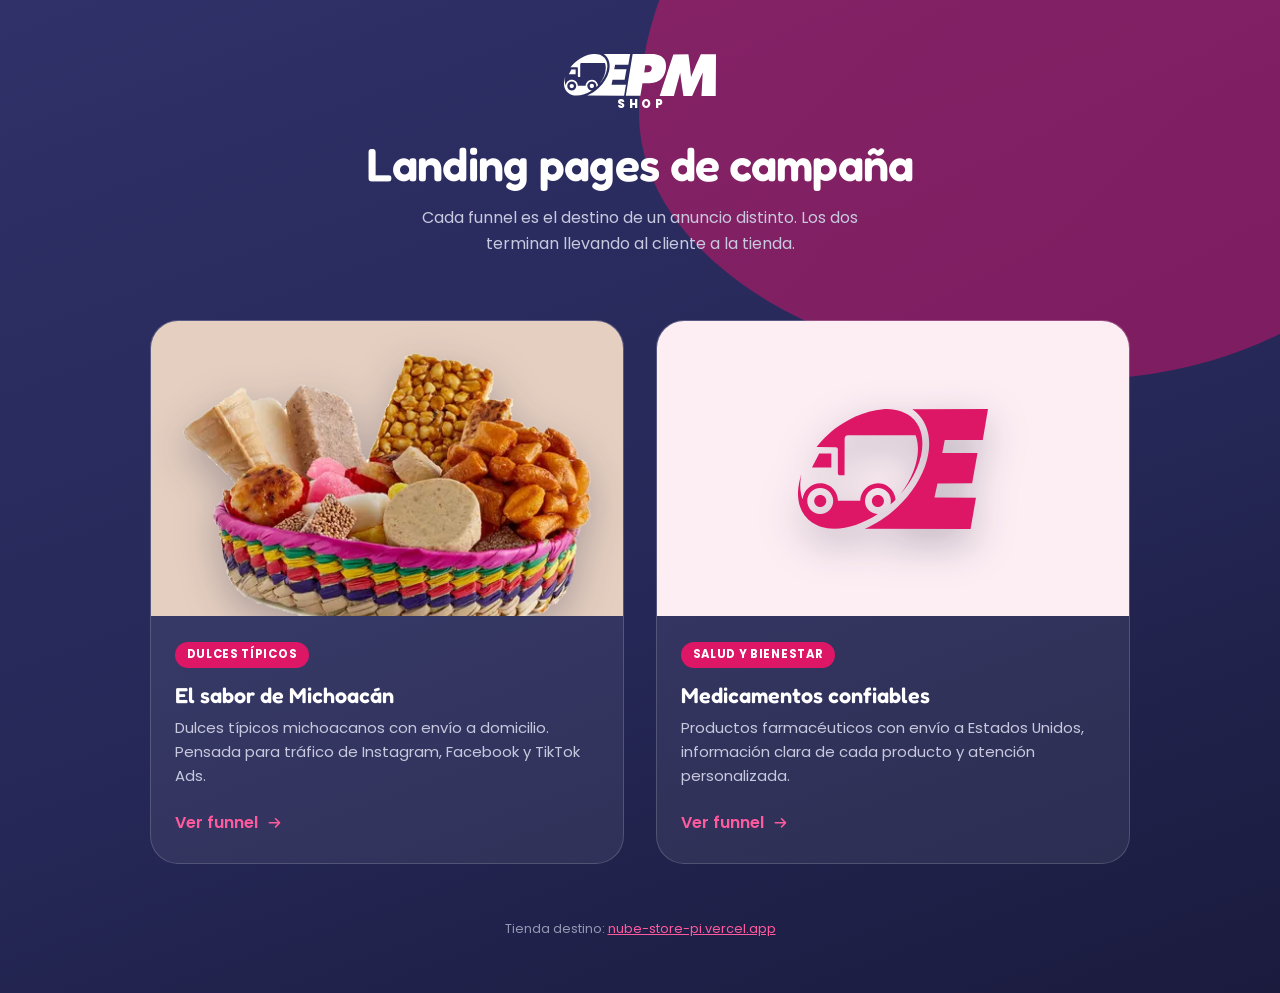
<file: index.html>
<!DOCTYPE html>
<html lang="es-MX">
<head>
<meta charset="UTF-8">
<meta name="viewport" content="width=device-width, initial-scale=1">
<title>Funnels · Order Express Shop</title>
<meta name="description" content="Índice de landing pages de campaña de Order Express Shop.">
<meta name="robots" content="noindex, nofollow">
<link rel="icon" href="dulces/assets/icons/favicon.svg" type="image/svg+xml">
<link rel="preconnect" href="https://fonts.googleapis.com">
<link rel="preconnect" href="https://fonts.gstatic.com" crossorigin>
<link rel="stylesheet" href="https://fonts.googleapis.com/css2?family=Fredoka:wght@500;600&family=Poppins:wght@400;500;600;800&display=swap">
<style>
  *, *::before, *::after { box-sizing: border-box; }
  * { margin: 0; }

  :root {
    --azul: #262858;
    --azul-900: #1a1b3d;
    --rosa: #dd1766;
    --rosa-claro: #ff5a9e;
    --crema: #e5cfc1;
    --texto-suave: #c8c9de;
  }

  body {
    min-height: 100vh;
    display: grid;
    place-items: center;
    padding: clamp(1.5rem, 1rem + 3vw, 4rem);
    font-family: "Poppins", "Segoe UI", system-ui, sans-serif;
    color: #fff;
    background: linear-gradient(160deg, #2f3168 0%, var(--azul) 55%, var(--azul-900) 100%);
    overflow-x: hidden;
    -webkit-font-smoothing: antialiased;
  }

  /* Forma orgánica de marca, decorativa */
  .blob {
    position: fixed;
    top: -28%;
    right: -14%;
    width: min(72vw, 820px);
    aspect-ratio: 1.3 / 1;
    background: linear-gradient(135deg, var(--rosa) 0%, #d4126b 100%);
    border-radius: 50% 50% 46% 54% / 58% 52% 48% 42%;
    opacity: .5;
    pointer-events: none;
    z-index: 0;
  }

  .envoltura {
    position: relative;
    z-index: 1;
    width: 100%;
    max-width: 980px;
  }

  header { text-align: center; margin-bottom: clamp(2.5rem, 1.5rem + 3vw, 4rem); }

  .marca {
    display: inline-flex;
    flex-direction: column;
    align-items: center;
    gap: 3px;
    margin-bottom: 1.75rem;
  }
  .marca img { height: 42px; width: auto; display: block; }
  .marca span {
    font-size: .72rem; font-weight: 800; letter-spacing: .34em;
    padding-left: .34em; line-height: 1;
  }

  h1 {
    font-family: "Fredoka", "Segoe UI", sans-serif;
    font-size: clamp(1.9rem, 1.3rem + 2.4vw, 2.9rem);
    font-weight: 600;
    line-height: 1.08;
    letter-spacing: -.015em;
    text-wrap: balance;
  }

  .subtitulo {
    max-width: 46ch;
    margin: 1rem auto 0;
    color: var(--texto-suave);
    line-height: 1.65;
    text-wrap: pretty;
  }

  .rejilla {
    display: grid;
    grid-template-columns: repeat(auto-fit, minmax(min(100%, 300px), 1fr));
    gap: clamp(1.25rem, .8rem + 1.6vw, 2rem);
  }

  .funnel {
    display: flex;
    flex-direction: column;
    background: rgba(255, 255, 255, .07);
    border: 1px solid rgba(255, 255, 255, .16);
    border-radius: 28px;
    overflow: hidden;
    text-decoration: none;
    color: inherit;
    transition: transform .32s cubic-bezier(.22,.61,.36,1),
                border-color .32s ease, background .32s ease,
                box-shadow .32s ease;
  }

  .funnel:hover {
    transform: translateY(-8px);
    background: rgba(255, 255, 255, .12);
    border-color: rgba(255, 255, 255, .3);
    box-shadow: 0 26px 60px rgba(15, 16, 40, .5);
  }

  .funnel:focus-visible { outline: 3px solid var(--rosa-claro); outline-offset: 4px; }

  .funnel__portada {
    aspect-ratio: 16 / 10;
    display: grid;
    place-items: center;
    padding: 1.5rem;
    background: var(--crema);
    overflow: hidden;
  }
  .funnel__portada img {
    max-width: 100%;
    max-height: 100%;
    width: auto;
    filter: drop-shadow(0 14px 20px rgba(20,21,48,.28));
  }
  .funnel--medicina .funnel__portada { background: #fdeef4; }

  .funnel__cuerpo { padding: 1.6rem 1.5rem 1.75rem; display: flex; flex-direction: column; flex: 1; }

  .etiqueta {
    align-self: flex-start;
    padding: .4em 1em;
    margin-bottom: .9rem;
    border-radius: 999px;
    background: var(--rosa);
    font-size: .72rem;
    font-weight: 700;
    letter-spacing: .06em;
    text-transform: uppercase;
  }

  .funnel h2 {
    font-family: "Fredoka", sans-serif;
    font-size: 1.35rem;
    font-weight: 600;
    margin-bottom: .5rem;
  }

  .funnel p { color: var(--texto-suave); font-size: .93rem; line-height: 1.6; flex: 1; }

  .funnel__ir {
    display: inline-flex;
    align-items: center;
    gap: .5em;
    margin-top: 1.4rem;
    font-weight: 600;
    color: var(--rosa-claro);
  }
  .funnel__ir svg { width: 1.1em; height: 1.1em; transition: transform .3s cubic-bezier(.34,1.4,.64,1); }
  .funnel:hover .funnel__ir svg { transform: translateX(4px); }

  footer {
    margin-top: clamp(2.5rem, 2rem + 2vw, 3.5rem);
    text-align: center;
    font-size: .8rem;
    color: rgba(200, 201, 222, .7);
  }
  footer a { color: var(--rosa-claro); }

  @media (prefers-reduced-motion: reduce) {
    * { transition-duration: .01ms !important; }
  }
</style>
</head>
<body>

<div class="blob" aria-hidden="true"></div>

<div class="envoltura">

  <header>
    <span class="marca">
      <img src="dulces/assets/logo/oem-shop-logo-blanco.svg" alt="Order Express Shop" width="258" height="72">
      <span>SHOP</span>
    </span>
    <h1>Landing pages de campaña</h1>
    <p class="subtitulo">
      Cada funnel es el destino de un anuncio distinto. Los dos terminan
      llevando al cliente a la tienda.
    </p>
  </header>

  <main class="rejilla">

    <a class="funnel funnel--dulces" href="dulces/">
      <div class="funnel__portada">
        <img src="dulces/assets/images/dulces-canasta.png"
             alt="Canasta de dulces típicos michoacanos" loading="lazy">
      </div>
      <div class="funnel__cuerpo">
        <span class="etiqueta">Dulces típicos</span>
        <h2>El sabor de Michoacán</h2>
        <p>
          Dulces típicos michoacanos con envío a domicilio. Pensada para
          tráfico de Instagram, Facebook y TikTok Ads.
        </p>
        <span class="funnel__ir">
          Ver funnel
          <svg viewBox="0 0 24 24" fill="none" stroke="currentColor" stroke-width="2.2"
               stroke-linecap="round" stroke-linejoin="round" aria-hidden="true">
            <path d="M4.5 12h14M13 6.5 18.5 12 13 17.5"/>
          </svg>
        </span>
      </div>
    </a>

    <a class="funnel funnel--medicina" href="medicina/">
      <div class="funnel__portada">
        <img src="medicina/assets/logo/oepm-shop-isotipo.svg"
             alt="Medicamentos y productos de salud" loading="lazy" style="max-height:120px">
      </div>
      <div class="funnel__cuerpo">
        <span class="etiqueta">Salud y bienestar</span>
        <h2>Medicamentos confiables</h2>
        <p>
          Productos farmacéuticos con envío a Estados Unidos, información
          clara de cada producto y atención personalizada.
        </p>
        <span class="funnel__ir">
          Ver funnel
          <svg viewBox="0 0 24 24" fill="none" stroke="currentColor" stroke-width="2.2"
               stroke-linecap="round" stroke-linejoin="round" aria-hidden="true">
            <path d="M4.5 12h14M13 6.5 18.5 12 13 17.5"/>
          </svg>
        </span>
      </div>
    </a>

  </main>

  <footer>
    Tienda destino: <a href="https://nube-store-pi.vercel.app" rel="noopener">nube-store-pi.vercel.app</a>
  </footer>

</div>

</body>
</html>
</file>
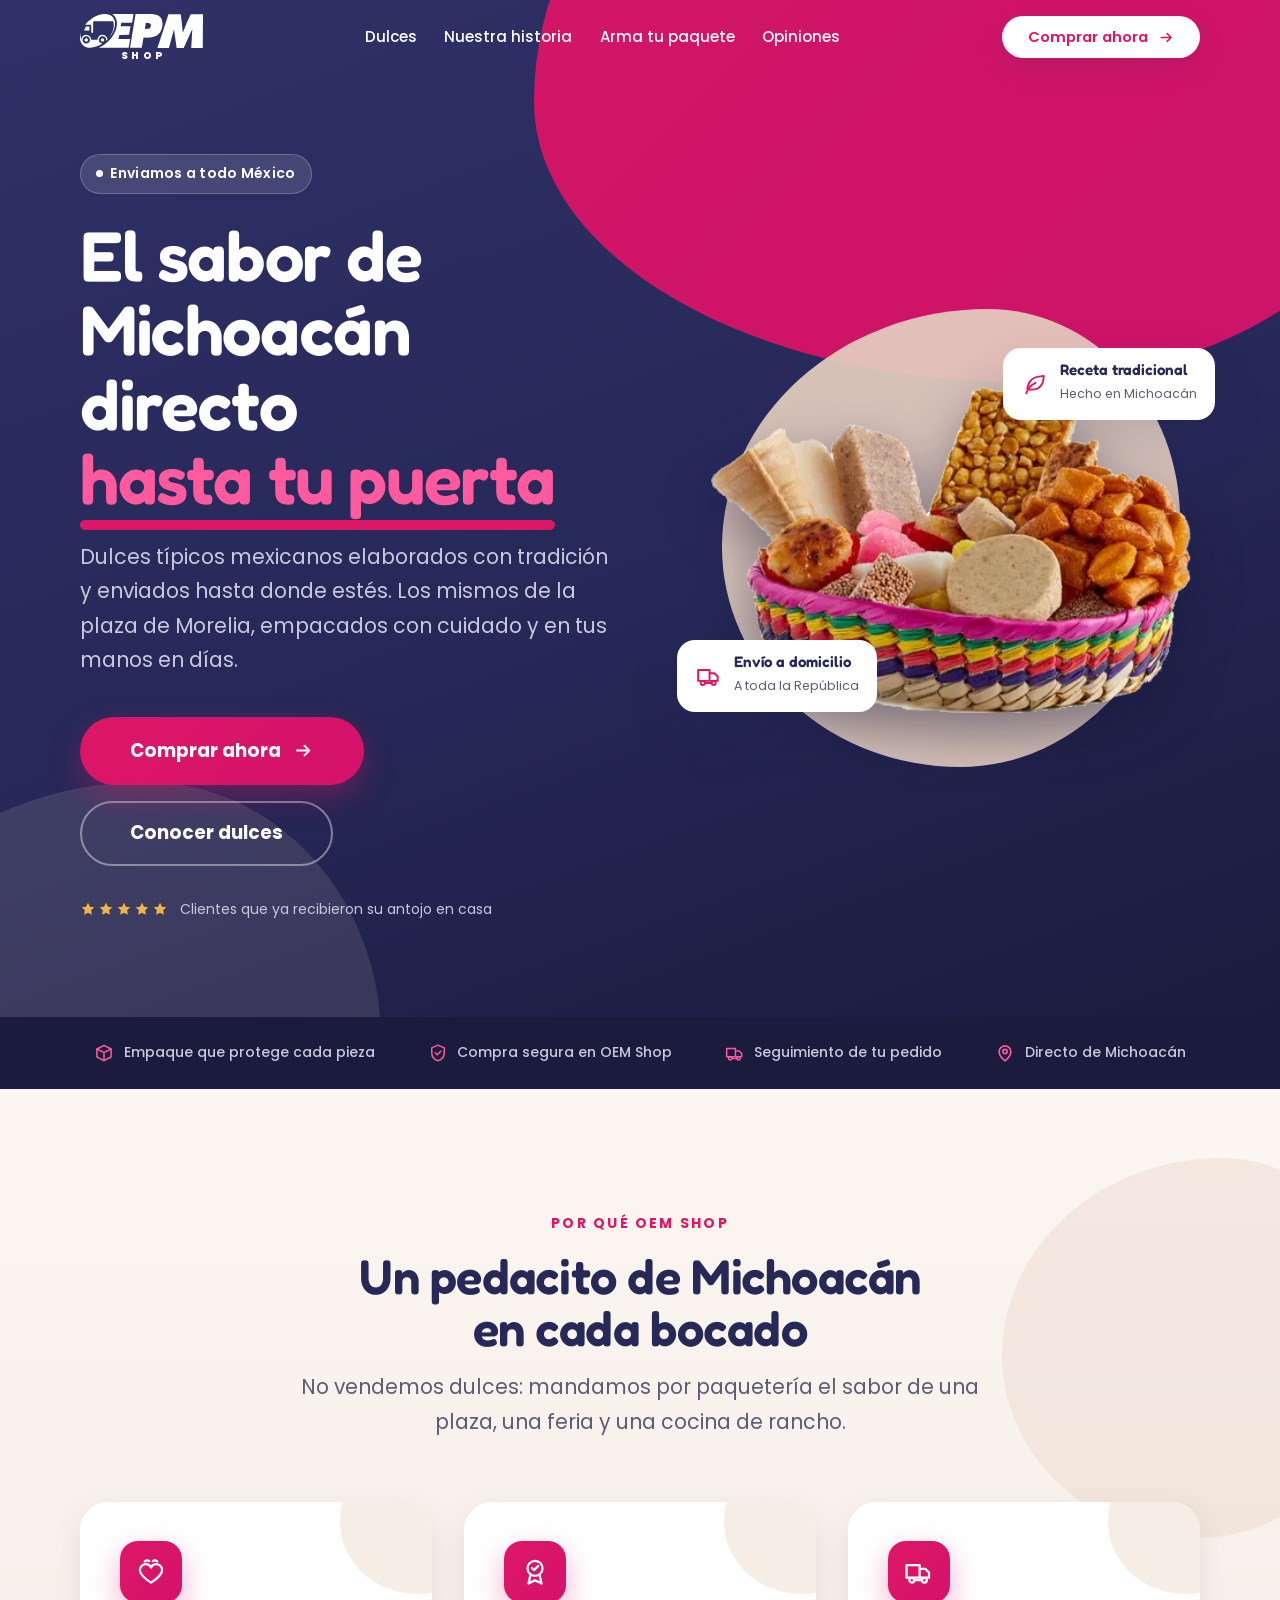
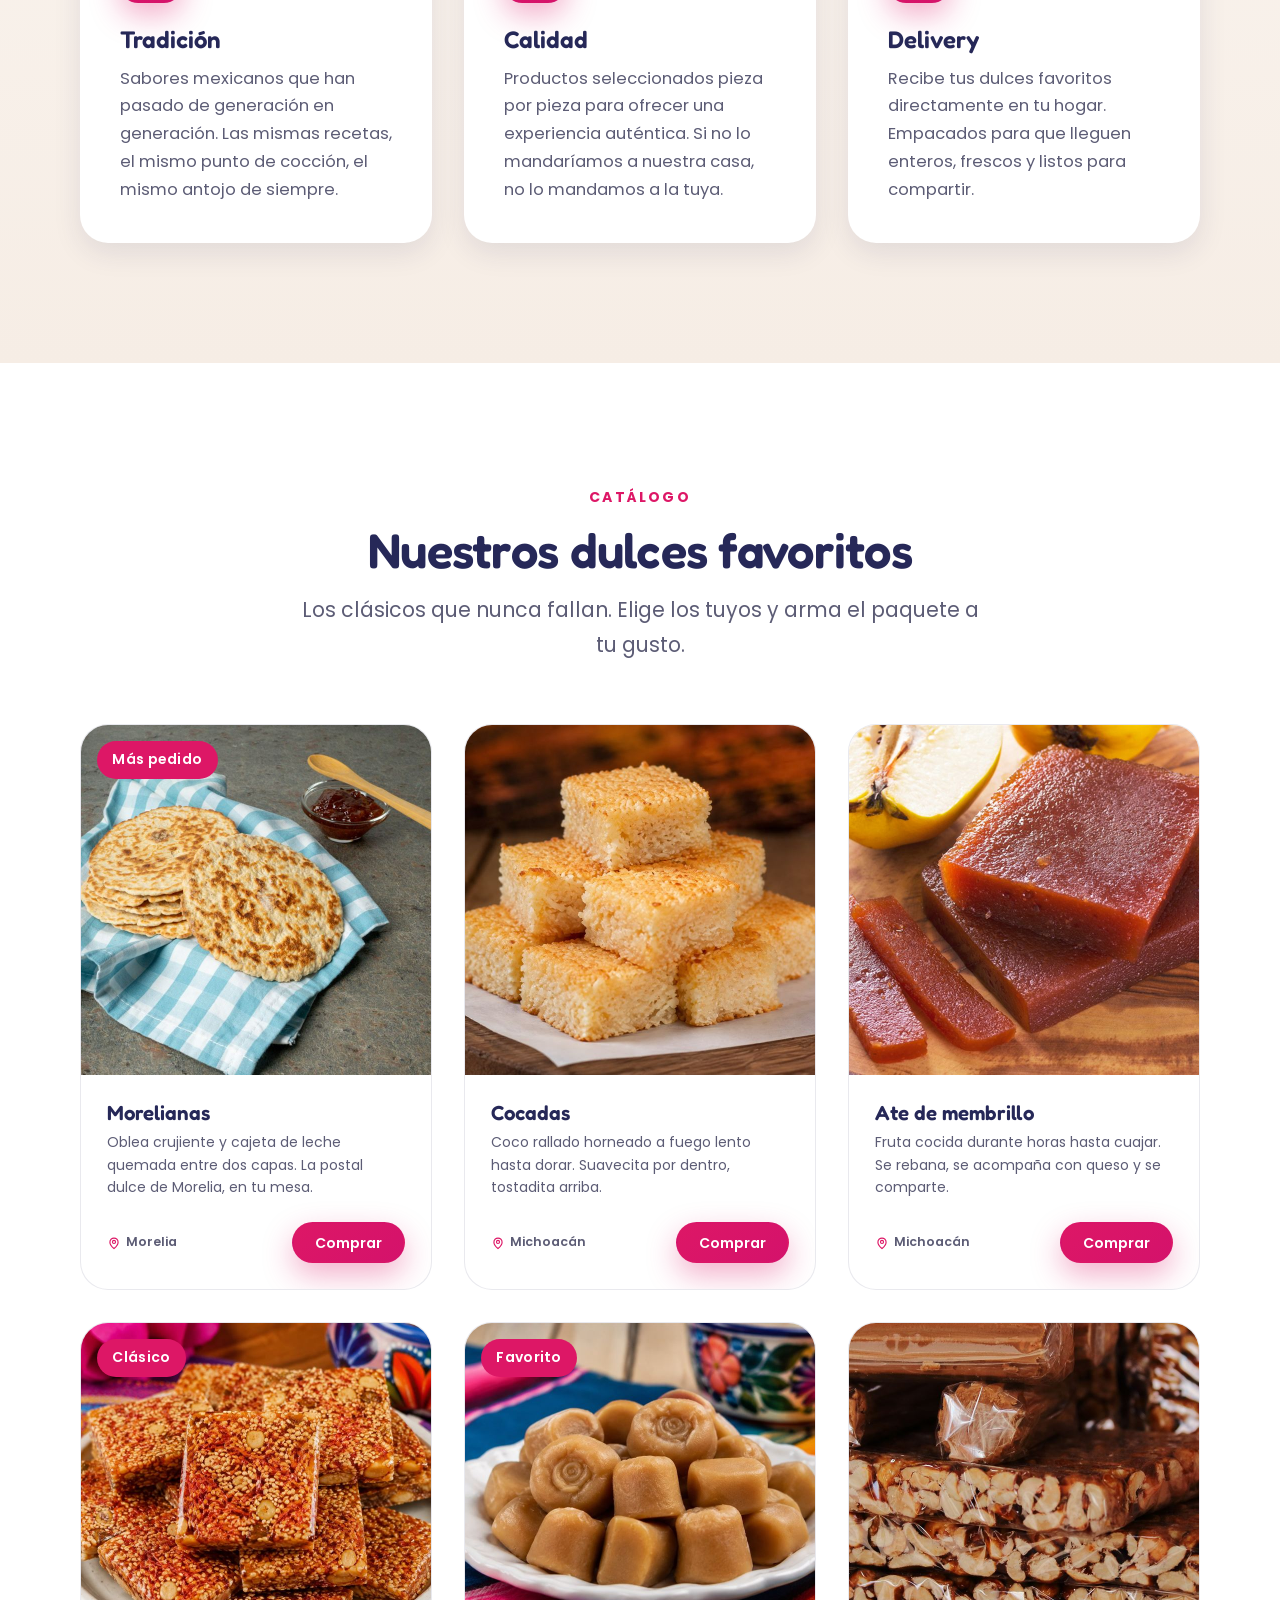
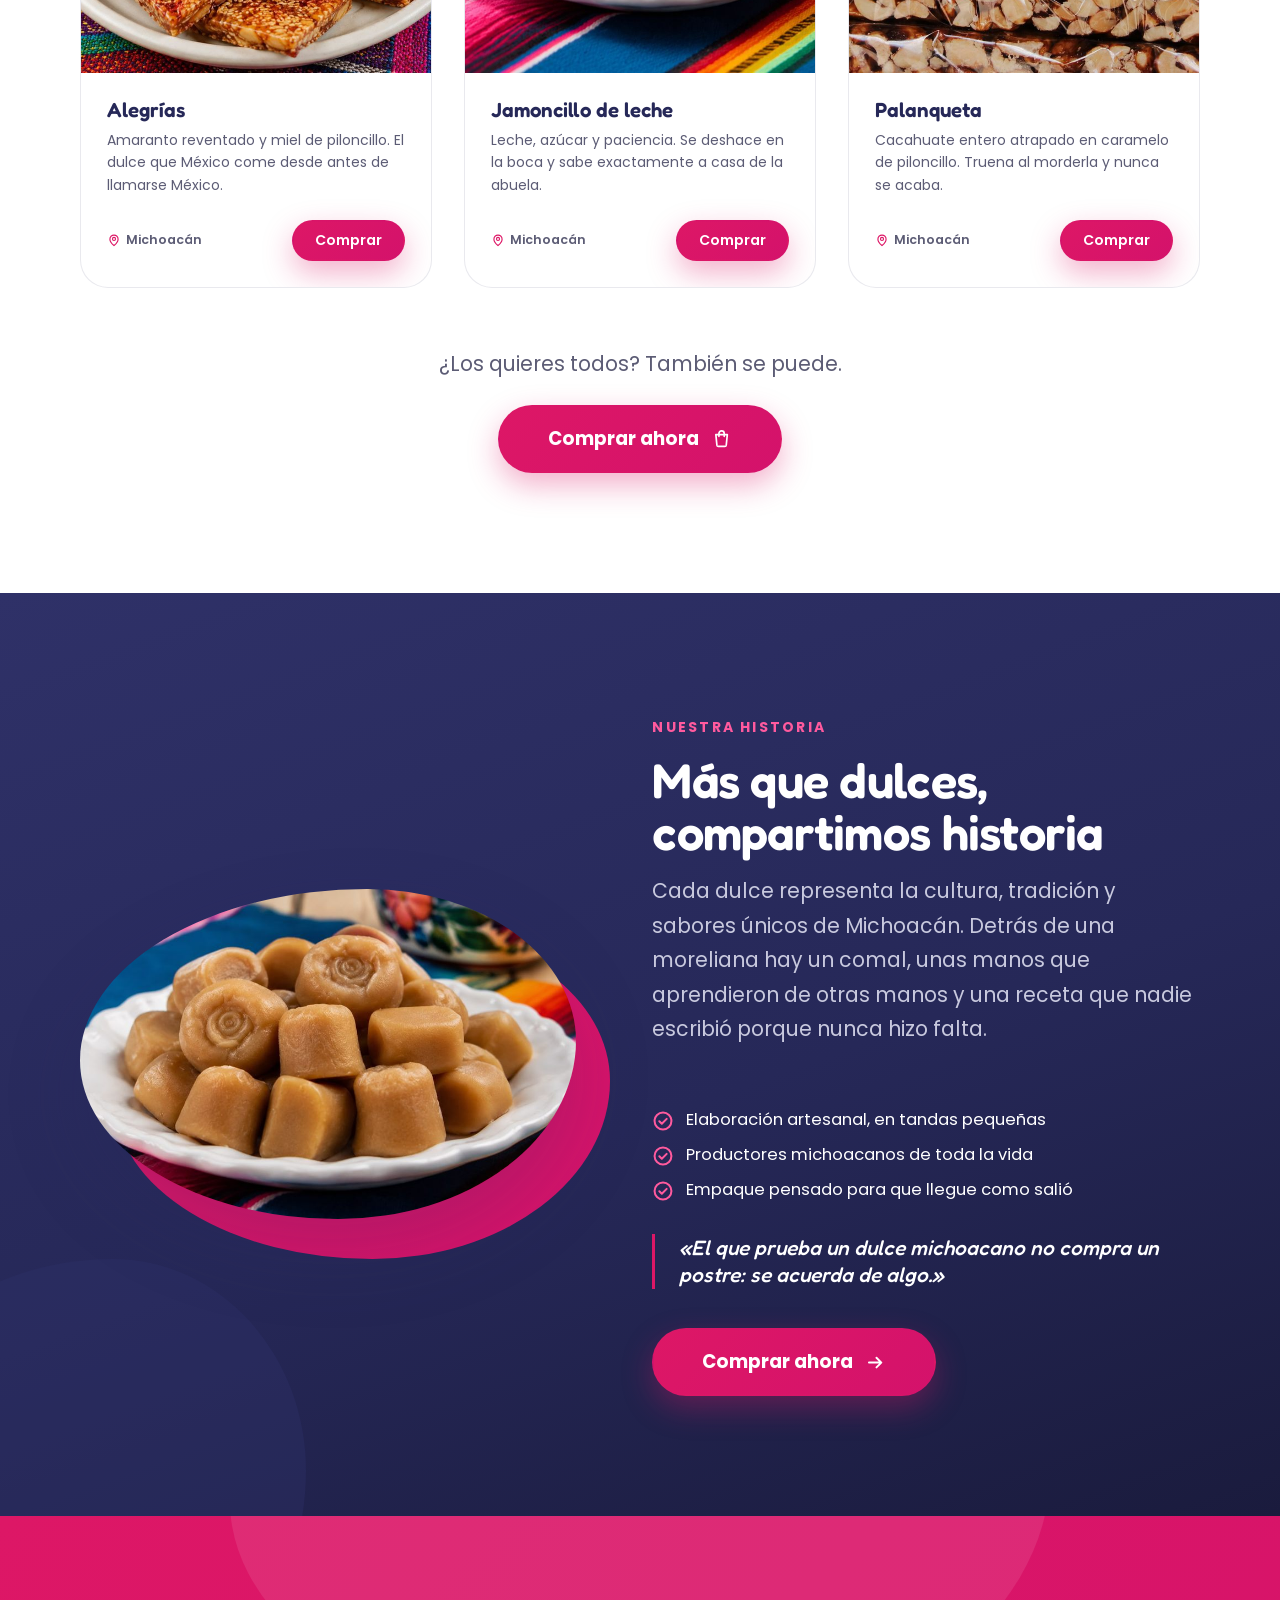
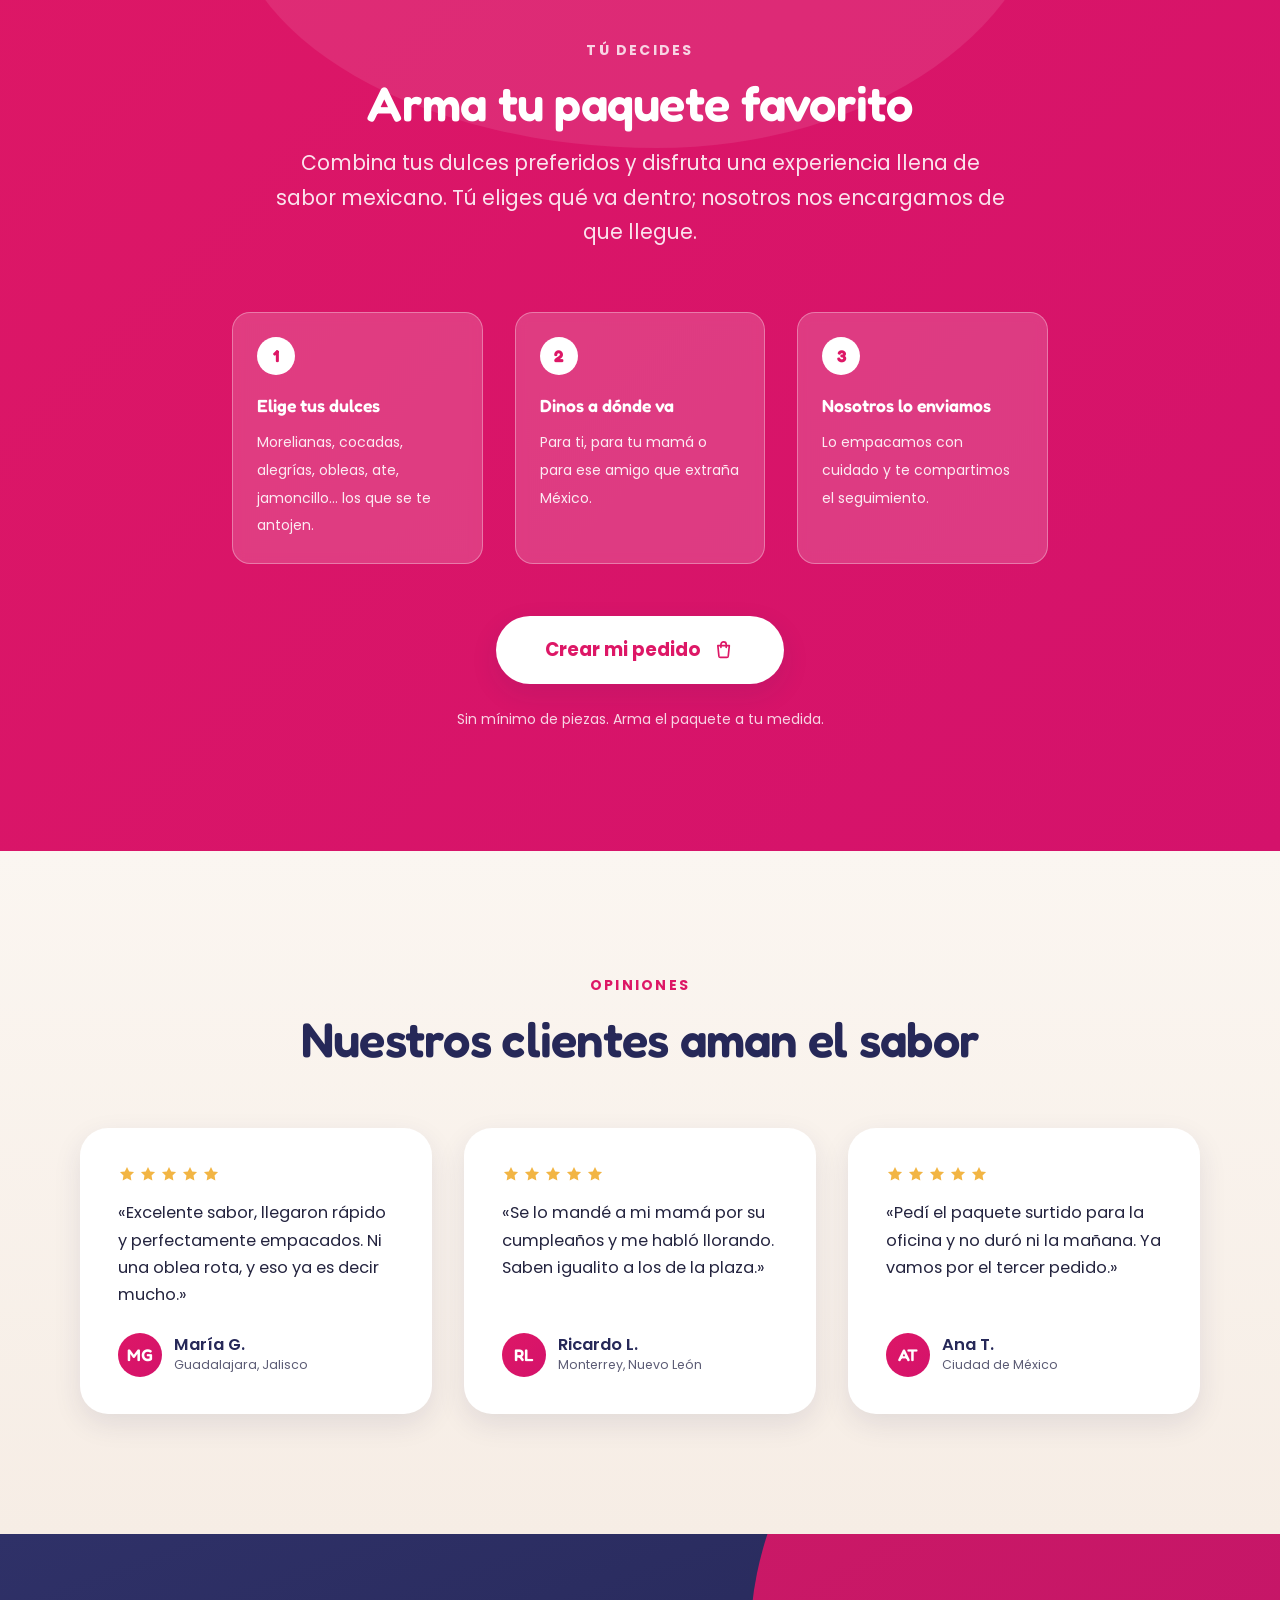
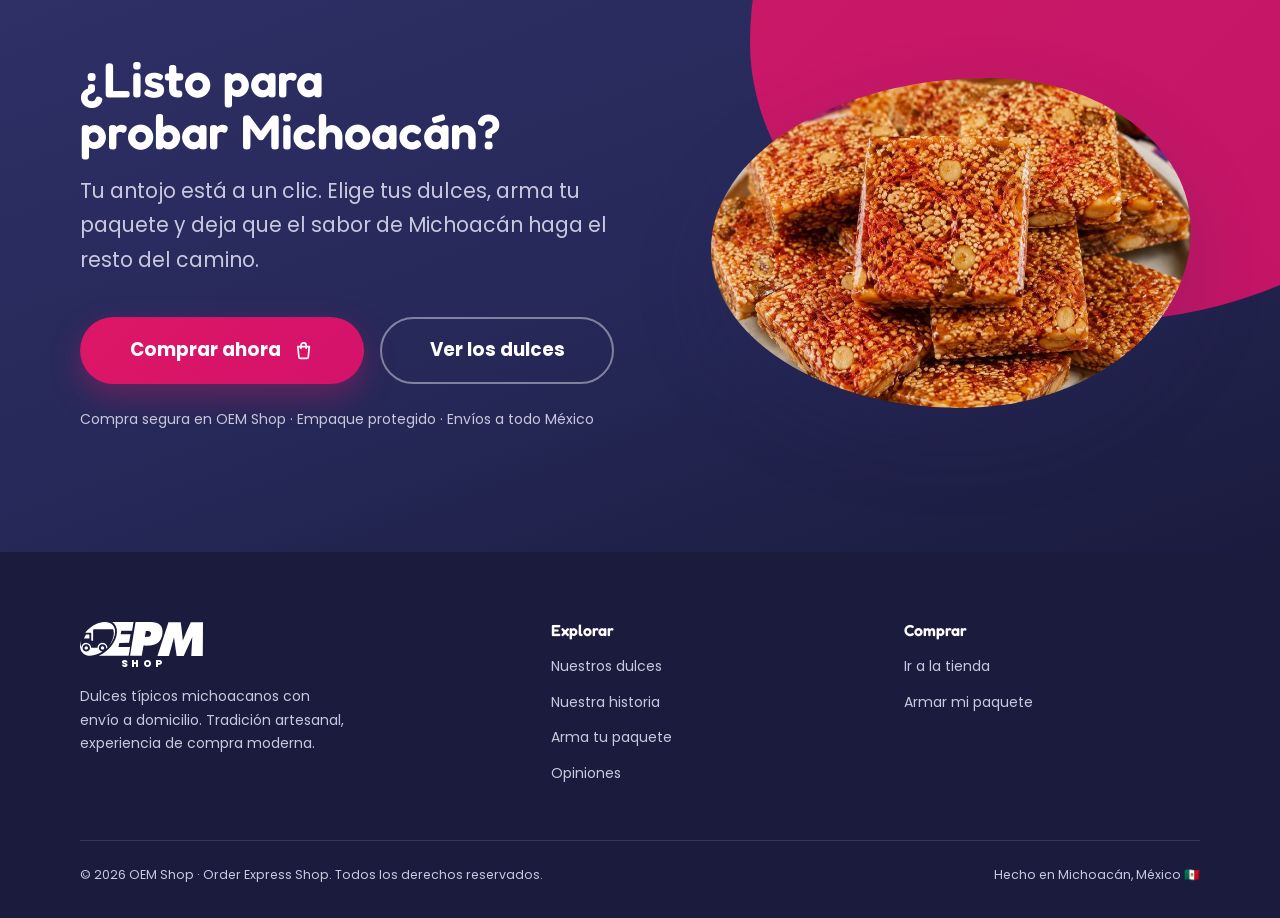
<file: dulces/index.html>
<!DOCTYPE html>
<html lang="es-MX" class="sin-js">
<head>
<meta charset="UTF-8">
<meta name="viewport" content="width=device-width, initial-scale=1">

<!-- ======================================================================
     SEO
     ⚠️ Cambiar el dominio de canonical y og:url por el definitivo.
     ====================================================================== -->
<title>OEM Shop | Dulces típicos michoacanos con envío a domicilio</title>
<meta name="description" content="Morelianas, cocadas, alegrías, obleas, ate y jamoncillo de Michoacán, hechos con receta tradicional y enviados hasta tu puerta. Arma tu paquete y pide en minutos.">
<meta name="theme-color" content="#262858">
<meta name="robots" content="index, follow, max-image-preview:large">
<link rel="canonical" href="https://oemshop.mx/">

<!-- Open Graph (Facebook / WhatsApp / Instagram) -->
<meta property="og:type" content="website">
<meta property="og:locale" content="es_MX">
<meta property="og:site_name" content="OEM Shop">
<meta property="og:title" content="El sabor de Michoacán directo hasta tu puerta">
<meta property="og:description" content="Dulces típicos mexicanos elaborados con tradición y enviados hasta donde estés. Pide tu paquete en OEM Shop.">
<meta property="og:url" content="https://oemshop.mx/">
<meta property="og:image" content="https://oemshop.mx/assets/images/og-image.jpg">
<meta property="og:image:width" content="1200">
<meta property="og:image:height" content="630">
<meta property="og:image:alt" content="Canasta artesanal con dulces típicos michoacanos sobre fondo azul de OEM Shop">

<!-- Twitter / X -->
<meta name="twitter:card" content="summary_large_image">
<meta name="twitter:title" content="El sabor de Michoacán directo hasta tu puerta">
<meta name="twitter:description" content="Dulces típicos mexicanos elaborados con tradición y enviados hasta donde estés.">
<meta name="twitter:image" content="https://oemshop.mx/assets/images/og-image.jpg">

<!-- Iconos -->
<link rel="icon" href="assets/icons/favicon.svg" type="image/svg+xml">
<link rel="apple-touch-icon" href="assets/icons/favicon.svg">

<!-- ======================================================================
     RENDIMIENTO
     Se precarga la imagen del hero (elemento LCP) y se abre la conexión
     con Google Fonts antes de que el navegador descubra el <link>.
     ====================================================================== -->
<link rel="preconnect" href="https://fonts.googleapis.com">
<link rel="preconnect" href="https://fonts.gstatic.com" crossorigin>
<link rel="preload" as="image" href="assets/images/dulces-canasta.png" fetchpriority="high">
<link rel="stylesheet" href="https://fonts.googleapis.com/css2?family=Fredoka:wght@500;600;700&family=Poppins:wght@400;500;600;800&display=swap">

<!-- Hojas de estilo: tokens → componentes → layout -->
<link rel="stylesheet" href="css/variables.css">
<link rel="stylesheet" href="css/components.css">
<link rel="stylesheet" href="css/style.css">

<!-- ======================================================================
     DATOS ESTRUCTURADOS (Schema.org)
     Nota: los productos no llevan "offers" porque todavía no hay precios
     reales publicados. Añádelos (price, priceCurrency, availability) en
     cuanto existan: es lo que habilita los resultados enriquecidos.
     ====================================================================== -->
<script type="application/ld+json">
{
  "@context": "https://schema.org",
  "@graph": [
    {
      "@type": "Organization",
      "@id": "https://oemshop.mx/#organizacion",
      "name": "OEM Shop",
      "alternateName": "Order Express Shop",
      "url": "https://oemshop.mx/",
      "logo": "https://oemshop.mx/assets/logo/oem-shop-logo.svg",
      "description": "Venta en línea de dulces típicos michoacanos con envío a domicilio.",
      "areaServed": { "@type": "Country", "name": "México" }
    },
    {
      "@type": "WebSite",
      "@id": "https://oemshop.mx/#sitio",
      "url": "https://oemshop.mx/",
      "name": "OEM Shop",
      "inLanguage": "es-MX",
      "publisher": { "@id": "https://oemshop.mx/#organizacion" }
    },
    {
      "@type": "ItemList",
      "name": "Dulces típicos michoacanos",
      "itemListElement": [
        { "@type": "ListItem", "position": 1, "item": {
          "@type": "Product", "name": "Morelianas",
          "description": "Obleas crujientes rellenas de cajeta de leche quemada, el dulce insignia de Morelia.",
          "image": "https://oemshop.mx/assets/images/producto-morelianas.jpg",
          "category": "Dulces típicos mexicanos",
          "brand": { "@id": "https://oemshop.mx/#organizacion" } } },
        { "@type": "ListItem", "position": 2, "item": {
          "@type": "Product", "name": "Cocadas",
          "description": "Coco rallado horneado a fuego lento hasta dorar, suave por dentro y tostado arriba.",
          "image": "https://oemshop.mx/assets/images/producto-cocadas.jpg",
          "category": "Dulces típicos mexicanos",
          "brand": { "@id": "https://oemshop.mx/#organizacion" } } },
        { "@type": "ListItem", "position": 3, "item": {
          "@type": "Product", "name": "Ate de membrillo",
          "description": "Fruta cocida durante horas hasta cuajar, se rebana y se comparte con queso.",
          "image": "https://oemshop.mx/assets/images/producto-ate.jpg",
          "category": "Dulces típicos mexicanos",
          "brand": { "@id": "https://oemshop.mx/#organizacion" } } },
        { "@type": "ListItem", "position": 4, "item": {
          "@type": "Product", "name": "Alegrías",
          "description": "Amaranto reventado con miel de piloncillo, un dulce prehispánico que sigue vivo.",
          "image": "https://oemshop.mx/assets/images/producto-alegrias.jpg",
          "category": "Dulces típicos mexicanos",
          "brand": { "@id": "https://oemshop.mx/#organizacion" } } },
        { "@type": "ListItem", "position": 5, "item": {
          "@type": "Product", "name": "Jamoncillo de leche",
          "description": "Leche, azúcar y paciencia: un dulce de leche que se deshace en la boca.",
          "image": "https://oemshop.mx/assets/images/producto-jamoncillo.jpg",
          "category": "Dulces típicos mexicanos",
          "brand": { "@id": "https://oemshop.mx/#organizacion" } } },
        { "@type": "ListItem", "position": 6, "item": {
          "@type": "Product", "name": "Palanqueta",
          "description": "Cacahuate entero atrapado en caramelo de piloncillo, crujiente de principio a fin.",
          "image": "https://oemshop.mx/assets/images/producto-palanqueta.jpg",
          "category": "Dulces típicos mexicanos",
          "brand": { "@id": "https://oemshop.mx/#organizacion" } } }
      ]
    }
  ]
}
</script>
</head>

<body>

<a class="saltar-al-contenido" href="#contenido">Saltar al contenido</a>

<!-- ======================================================================
     SPRITE DE ICONOS
     Se inserta una sola vez y cada icono se reutiliza apuntando por id
     al symbol correspondiente (ico-tradicion, ico-calidad, ico-delivery…).
     Cero peticiones extra y los iconos heredan el color del texto.
     ====================================================================== -->
<svg width="0" height="0" style="position:absolute" aria-hidden="true" focusable="false">
  <defs>
    <symbol id="ico-tradicion" viewBox="0 0 24 24" fill="none" stroke="currentColor" stroke-width="1.8" stroke-linecap="round" stroke-linejoin="round">
      <path d="M12 20.5s-6.5-4.1-8.4-8A4.6 4.6 0 0 1 12 8.3a4.6 4.6 0 0 1 8.4 4.2c-1.9 3.9-8.4 8-8.4 8Z"/>
      <path d="M7 3.5c1.2-.9 2.6-1 3.6-.2M17 3.5c-1.2-.9-2.6-1-3.6-.2"/>
    </symbol>
    <symbol id="ico-calidad" viewBox="0 0 24 24" fill="none" stroke="currentColor" stroke-width="1.8" stroke-linecap="round" stroke-linejoin="round">
      <circle cx="12" cy="9" r="6"/>
      <path d="m9.5 8.8 1.7 1.7 3.4-3.4"/>
      <path d="m8.4 14.3-1.6 6.9L12 18.6l5.2 2.6-1.6-6.9"/>
    </symbol>
    <symbol id="ico-delivery" viewBox="0 0 24 24" fill="none" stroke="currentColor" stroke-width="1.8" stroke-linecap="round" stroke-linejoin="round">
      <path d="M2 6.5h10.5v10H2zM12.5 9.5H17l3 3v4h-7.5z"/>
      <circle cx="6.2" cy="18.5" r="1.9"/><circle cx="16.3" cy="18.5" r="1.9"/>
      <path d="M8.1 18.5h6.3"/>
    </symbol>
    <symbol id="ico-estrella" viewBox="0 0 24 24" fill="currentColor">
      <path d="m12 2.6 2.9 5.9 6.5.9-4.7 4.6 1.1 6.5-5.8-3-5.8 3 1.1-6.5L2.6 9.4l6.5-.9z"/>
    </symbol>
    <symbol id="ico-check" viewBox="0 0 24 24" fill="none" stroke="currentColor" stroke-width="2.2" stroke-linecap="round" stroke-linejoin="round">
      <circle cx="12" cy="12" r="9.2"/><path d="m8 12.3 2.7 2.7L16 9.7"/>
    </symbol>
    <symbol id="ico-flecha" viewBox="0 0 24 24" fill="none" stroke="currentColor" stroke-width="2.2" stroke-linecap="round" stroke-linejoin="round">
      <path d="M4.5 12h14M13 6.5 18.5 12 13 17.5"/>
    </symbol>
    <symbol id="ico-carrito" viewBox="0 0 24 24" fill="none" stroke="currentColor" stroke-width="1.9" stroke-linecap="round" stroke-linejoin="round">
      <path d="M5.5 7.5h13l-1.2 12a1.6 1.6 0 0 1-1.6 1.4H8.3a1.6 1.6 0 0 1-1.6-1.4z"/>
      <path d="M9 9.5V6.3a3 3 0 0 1 6 0v3.2"/>
    </symbol>
    <symbol id="ico-pin" viewBox="0 0 24 24" fill="none" stroke="currentColor" stroke-width="2" stroke-linecap="round" stroke-linejoin="round">
      <path d="M12 21.5s7-5.8 7-11a7 7 0 1 0-14 0c0 5.2 7 11 7 11Z"/><circle cx="12" cy="10.2" r="2.6"/>
    </symbol>
    <symbol id="ico-caja" viewBox="0 0 24 24" fill="none" stroke="currentColor" stroke-width="1.8" stroke-linecap="round" stroke-linejoin="round">
      <path d="m12 2.8 8.5 4.4v9.6L12 21.2 3.5 16.8V7.2z"/><path d="M3.5 7.2 12 11.6l8.5-4.4M12 11.6v9.6"/>
    </symbol>
    <symbol id="ico-escudo" viewBox="0 0 24 24" fill="none" stroke="currentColor" stroke-width="1.8" stroke-linecap="round" stroke-linejoin="round">
      <path d="M12 2.6 4.5 5.8v6c0 4.5 3.1 8.4 7.5 9.6 4.4-1.2 7.5-5.1 7.5-9.6v-6z"/><path d="m8.7 11.8 2.4 2.4 4.2-4.4"/>
    </symbol>
    <symbol id="ico-fresco" viewBox="0 0 24 24" fill="none" stroke="currentColor" stroke-width="1.8" stroke-linecap="round" stroke-linejoin="round">
      <path d="M20 4.5c0 8.3-4.4 12.7-10.6 12.7-2.5 0-4.4-.8-4.4-.8s.6-9.3 9-11c3.1-.6 6-.9 6-.9Z"/>
      <path d="M4 20.5c1.4-4.6 4.3-7.7 8.5-9.6"/>
    </symbol>
  </defs>
</svg>

<!-- ======================================================================
     HEADER
     ====================================================================== -->
<header class="header">
  <div class="contenedor header__inner">

    <a class="logo" href="#inicio" aria-label="OEM Shop, ir al inicio">
      <img class="logo__img" src="assets/logo/oem-shop-logo-blanco.svg" alt="OEM Shop" width="258" height="72">
      <span class="logo__shop">SHOP</span>
    </a>

    <nav class="nav" id="nav-principal" aria-label="Navegación principal">
      <a class="nav__enlace" href="#dulces">Dulces</a>
      <a class="nav__enlace" href="#historia">Nuestra historia</a>
      <a class="nav__enlace" href="#paquete">Arma tu paquete</a>
      <a class="nav__enlace" href="#opiniones">Opiniones</a>
      <a class="btn btn--primario" href="#comprar" data-cta="nav">
        Comprar ahora
        <svg class="btn__icono" aria-hidden="true"><use href="#ico-flecha"/></svg>
      </a>
    </nav>

    <!-- Blanco en lugar de fucsia: el header flota sobre la forma rosa
         del hero y un botón rosa sobre rosa perdería todo el contraste. -->
    <a class="btn btn--claro header__cta" href="#comprar" data-cta="header">
      Comprar ahora
      <svg class="btn__icono" aria-hidden="true"><use href="#ico-flecha"/></svg>
    </a>

    <button class="hamburguesa" type="button" aria-label="Abrir menú" aria-expanded="false" aria-controls="nav-principal">
      <span></span><span></span><span></span>
    </button>

  </div>
</header>

<main id="contenido">

  <!-- ====================================================================
       1. HERO
       ==================================================================== -->
  <section class="hero" id="inicio">
    <div class="hero__forma-rosa" data-paralaje="0.12" aria-hidden="true"></div>
    <div class="hero__forma-crema" aria-hidden="true"></div>

    <div class="contenedor hero__inner">

      <div class="hero__texto-col">
        <span class="badge badge--claro" data-reveal>
          <span class="badge__punto badge__punto--vivo"></span>
          Enviamos a todo México
        </span>

        <h1 class="hero__titulo" data-reveal>
          El sabor de Michoacán<br>
          directo <span class="hero__resalte">hasta tu puerta</span>
        </h1>

        <p class="hero__texto" data-reveal>
          Dulces típicos mexicanos elaborados con tradición y enviados hasta
          donde estés. Los mismos de la plaza de Morelia, empacados con cuidado
          y en tus manos en días.
        </p>

        <div class="hero__acciones" data-reveal>
          <a class="btn btn--primario btn--grande" href="#comprar" data-cta="hero-principal">
            Comprar ahora
            <svg class="btn__icono" aria-hidden="true"><use href="#ico-flecha"/></svg>
          </a>
          <a class="btn btn--secundario btn--grande" href="#dulces">Conocer dulces</a>
        </div>

        <p class="hero__prueba" data-reveal>
          <span class="hero__estrellas" aria-hidden="true">
            <svg><use href="#ico-estrella"/></svg><svg><use href="#ico-estrella"/></svg>
            <svg><use href="#ico-estrella"/></svg><svg><use href="#ico-estrella"/></svg>
            <svg><use href="#ico-estrella"/></svg>
          </span>
          Clientes que ya recibieron su antojo en casa
        </p>
      </div>

      <div class="hero__media" data-reveal="zoom">
        <img class="hero__foto"
             src="assets/images/dulces-canasta.png"
             alt="Canasta artesanal de palma tejida rebosante de dulces típicos michoacanos: palanqueta, obleas, jamoncillo, cocada y muéganos"
             width="432" height="298"
             fetchpriority="high" decoding="async">

        <div class="hero__pastilla hero__pastilla--envio">
          <svg aria-hidden="true"><use href="#ico-delivery"/></svg>
          <div>
            <b>Envío a domicilio</b>
            <span>A toda la República</span>
          </div>
        </div>

        <div class="hero__pastilla hero__pastilla--fresco">
          <svg aria-hidden="true"><use href="#ico-fresco"/></svg>
          <div>
            <b>Receta tradicional</b>
            <span>Hecho en Michoacán</span>
          </div>
        </div>
      </div>

    </div>
  </section>

  <!-- ====================================================================
       2. BARRA DE CONFIANZA
       ==================================================================== -->
  <section class="confianza" aria-label="Por qué comprar en OEM Shop">
    <div class="contenedor">
      <ul class="confianza__lista">
        <li class="confianza__item">
          <svg aria-hidden="true"><use href="#ico-caja"/></svg>
          Empaque que protege cada pieza
        </li>
        <li class="confianza__item">
          <svg aria-hidden="true"><use href="#ico-escudo"/></svg>
          Compra segura en OEM Shop
        </li>
        <li class="confianza__item">
          <svg aria-hidden="true"><use href="#ico-delivery"/></svg>
          Seguimiento de tu pedido
        </li>
        <li class="confianza__item">
          <svg aria-hidden="true"><use href="#ico-pin"/></svg>
          Directo de Michoacán
        </li>
      </ul>
    </div>
  </section>

  <!-- ====================================================================
       3. VALOR DE MARCA
       ==================================================================== -->
  <section class="seccion seccion--crema valores">
    <div class="blob blob--crema" aria-hidden="true"></div>

    <div class="contenedor seccion__contenido">
      <header class="enc" data-reveal>
        <span class="enc__kicker">Por qué OEM Shop</span>
        <h2 class="enc__titulo">Un pedacito de Michoacán en cada bocado</h2>
        <p class="enc__texto">
          No vendemos dulces: mandamos por paquetería el sabor de una plaza,
          una feria y una cocina de rancho.
        </p>
      </header>

      <div class="rejilla rejilla--3" data-reveal-grupo>

        <article class="valor" data-reveal>
          <div class="valor__icono">
            <svg aria-hidden="true"><use href="#ico-tradicion"/></svg>
          </div>
          <h3 class="valor__titulo">Tradición</h3>
          <p class="valor__texto">
            Sabores mexicanos que han pasado de generación en generación.
            Las mismas recetas, el mismo punto de cocción, el mismo antojo
            de siempre.
          </p>
        </article>

        <article class="valor" data-reveal>
          <div class="valor__icono">
            <svg aria-hidden="true"><use href="#ico-calidad"/></svg>
          </div>
          <h3 class="valor__titulo">Calidad</h3>
          <p class="valor__texto">
            Productos seleccionados pieza por pieza para ofrecer una
            experiencia auténtica. Si no lo mandaríamos a nuestra casa,
            no lo mandamos a la tuya.
          </p>
        </article>

        <article class="valor" data-reveal>
          <div class="valor__icono">
            <svg aria-hidden="true"><use href="#ico-delivery"/></svg>
          </div>
          <h3 class="valor__titulo">Delivery</h3>
          <p class="valor__texto">
            Recibe tus dulces favoritos directamente en tu hogar. Empacados
            para que lleguen enteros, frescos y listos para compartir.
          </p>
        </article>

      </div>
    </div>
  </section>

  <!-- ====================================================================
       4. CATÁLOGO DESTACADO
       ==================================================================== -->
  <section class="seccion seccion--blanca" id="dulces">
    <div class="contenedor">

      <header class="enc" data-reveal>
        <span class="enc__kicker">Catálogo</span>
        <h2 class="enc__titulo">Nuestros dulces favoritos</h2>
        <p class="enc__texto">
          Los clásicos que nunca fallan. Elige los tuyos y arma el paquete
          a tu gusto.
        </p>
      </header>

      <div class="rejilla rejilla--cat" data-reveal-grupo>

        <article class="producto" data-reveal>
          <div class="producto__media">
            <span class="badge badge--rosa producto__etiqueta">Más pedido</span>
            <img class="producto__img" src="assets/images/producto-morelianas.jpg"
                 alt="Obleas doradas apiladas junto a un tazón de cajeta, listas para armar morelianas"
                 width="700" height="700" loading="lazy" decoding="async">
          </div>
          <div class="producto__cuerpo">
            <h3 class="producto__nombre">Morelianas</h3>
            <p class="producto__desc">
              Oblea crujiente y cajeta de leche quemada entre dos capas.
              La postal dulce de Morelia, en tu mesa.
            </p>
            <div class="producto__pie">
              <span class="producto__origen">
                <svg aria-hidden="true"><use href="#ico-pin"/></svg> Morelia
              </span>
              <a class="btn btn--primario" href="#comprar" data-cta="catalogo" data-producto="morelianas">Comprar</a>
            </div>
          </div>
        </article>

        <article class="producto" data-reveal>
          <div class="producto__media">
            <img class="producto__img" src="assets/images/producto-cocadas.jpg"
                 alt="Cocadas de coco rallado horneadas, cortadas en cuadros y apiladas"
                 width="700" height="700" loading="lazy" decoding="async">
          </div>
          <div class="producto__cuerpo">
            <h3 class="producto__nombre">Cocadas</h3>
            <p class="producto__desc">
              Coco rallado horneado a fuego lento hasta dorar. Suavecita por
              dentro, tostadita arriba.
            </p>
            <div class="producto__pie">
              <span class="producto__origen">
                <svg aria-hidden="true"><use href="#ico-pin"/></svg> Michoacán
              </span>
              <a class="btn btn--primario" href="#comprar" data-cta="catalogo" data-producto="cocadas">Comprar</a>
            </div>
          </div>
        </article>

        <article class="producto" data-reveal>
          <div class="producto__media">
            <img class="producto__img" src="assets/images/producto-ate.jpg"
                 alt="Barra de ate de membrillo rebanada junto a membrillos frescos partidos"
                 width="700" height="700" loading="lazy" decoding="async">
          </div>
          <div class="producto__cuerpo">
            <h3 class="producto__nombre">Ate de membrillo</h3>
            <p class="producto__desc">
              Fruta cocida durante horas hasta cuajar. Se rebana, se acompaña
              con queso y se comparte.
            </p>
            <div class="producto__pie">
              <span class="producto__origen">
                <svg aria-hidden="true"><use href="#ico-pin"/></svg> Michoacán
              </span>
              <a class="btn btn--primario" href="#comprar" data-cta="catalogo" data-producto="ate">Comprar</a>
            </div>
          </div>
        </article>

        <article class="producto" data-reveal>
          <div class="producto__media">
            <span class="badge badge--rosa producto__etiqueta">Clásico</span>
            <img class="producto__img" src="assets/images/producto-alegrias.jpg"
                 alt="Alegrías de amaranto con cacahuate y ajonjolí servidas en un plato sobre textil mexicano"
                 width="700" height="700" loading="lazy" decoding="async">
          </div>
          <div class="producto__cuerpo">
            <h3 class="producto__nombre">Alegrías</h3>
            <p class="producto__desc">
              Amaranto reventado y miel de piloncillo. El dulce que México
              come desde antes de llamarse México.
            </p>
            <div class="producto__pie">
              <span class="producto__origen">
                <svg aria-hidden="true"><use href="#ico-pin"/></svg> Michoacán
              </span>
              <a class="btn btn--primario" href="#comprar" data-cta="catalogo" data-producto="alegrias">Comprar</a>
            </div>
          </div>
        </article>

        <article class="producto" data-reveal>
          <div class="producto__media">
            <span class="badge badge--rosa producto__etiqueta">Favorito</span>
            <img class="producto__img" src="assets/images/producto-jamoncillo.jpg"
                 alt="Piezas de jamoncillo de leche en un platón blanco sobre un sarape de colores"
                 width="700" height="700" loading="lazy" decoding="async">
          </div>
          <div class="producto__cuerpo">
            <h3 class="producto__nombre">Jamoncillo de leche</h3>
            <p class="producto__desc">
              Leche, azúcar y paciencia. Se deshace en la boca y sabe
              exactamente a casa de la abuela.
            </p>
            <div class="producto__pie">
              <span class="producto__origen">
                <svg aria-hidden="true"><use href="#ico-pin"/></svg> Michoacán
              </span>
              <a class="btn btn--primario" href="#comprar" data-cta="catalogo" data-producto="jamoncillo">Comprar</a>
            </div>
          </div>
        </article>

        <article class="producto" data-reveal>
          <div class="producto__media">
            <img class="producto__img" src="assets/images/producto-palanqueta.jpg"
                 alt="Palanquetas de cacahuate en caramelo de piloncillo, apiladas y envueltas"
                 width="700" height="700" loading="lazy" decoding="async">
          </div>
          <div class="producto__cuerpo">
            <h3 class="producto__nombre">Palanqueta</h3>
            <p class="producto__desc">
              Cacahuate entero atrapado en caramelo de piloncillo. Truena al
              morderla y nunca se acaba.
            </p>
            <div class="producto__pie">
              <span class="producto__origen">
                <svg aria-hidden="true"><use href="#ico-pin"/></svg> Michoacán
              </span>
              <a class="btn btn--primario" href="#comprar" data-cta="catalogo" data-producto="palanqueta">Comprar</a>
            </div>
          </div>
        </article>

      </div>

      <div class="catalogo__cierre" data-reveal>
        <p class="catalogo__nota">¿Los quieres todos? También se puede.</p>
        <a class="btn btn--primario btn--grande" href="#comprar" data-cta="post-catalogo">
          Comprar ahora
          <svg class="btn__icono" aria-hidden="true"><use href="#ico-carrito"/></svg>
        </a>
      </div>

    </div>
  </section>

  <!-- ====================================================================
       5. SECCIÓN EMOCIONAL
       ==================================================================== -->
  <section class="seccion seccion--azul historia" id="historia">
    <div class="blob blob--azul" aria-hidden="true"></div>

    <div class="contenedor seccion__contenido historia__inner">

      <div class="historia__media" data-reveal="izq">
        <span class="historia__marco" aria-hidden="true"></span>
        <img class="historia__foto"
             src="assets/images/seccion-historia.jpg"
             alt="Jamoncillo de leche servido en un platón sobre un sarape michoacano, junto a un tazón de talavera"
             width="900" height="600" loading="lazy" decoding="async">
      </div>

      <div data-reveal="der">
        <header class="enc enc--inv enc--izq">
          <span class="enc__kicker">Nuestra historia</span>
          <h2 class="enc__titulo">Más que dulces, compartimos historia</h2>
          <p class="enc__texto">
            Cada dulce representa la cultura, tradición y sabores únicos de
            Michoacán. Detrás de una moreliana hay un comal, unas manos que
            aprendieron de otras manos y una receta que nadie escribió porque
            nunca hizo falta.
          </p>
        </header>

        <ul class="lista-check">
          <li><svg aria-hidden="true"><use href="#ico-check"/></svg> Elaboración artesanal, en tandas pequeñas</li>
          <li><svg aria-hidden="true"><use href="#ico-check"/></svg> Productores michoacanos de toda la vida</li>
          <li><svg aria-hidden="true"><use href="#ico-check"/></svg> Empaque pensado para que llegue como salió</li>
        </ul>

        <blockquote class="historia__cita">
          «El que prueba un dulce michoacano no compra un postre: se acuerda
          de algo.»
        </blockquote>

        <div class="historia__acciones">
          <a class="btn btn--primario btn--grande" href="#comprar" data-cta="historia">
            Comprar ahora
            <svg class="btn__icono" aria-hidden="true"><use href="#ico-flecha"/></svg>
          </a>
        </div>
      </div>

    </div>
  </section>

  <!-- ====================================================================
       6. PROMOCIÓN · ARMA TU PAQUETE
       ==================================================================== -->
  <section class="seccion seccion--rosa paquete" id="paquete">
    <div class="blob" aria-hidden="true"></div>

    <div class="contenedor seccion__contenido paquete__inner">

      <header class="enc enc--rosa" data-reveal>
        <span class="enc__kicker">Tú decides</span>
        <h2 class="enc__titulo">Arma tu paquete favorito</h2>
        <p class="enc__texto">
          Combina tus dulces preferidos y disfruta una experiencia llena de
          sabor mexicano. Tú eliges qué va dentro; nosotros nos encargamos
          de que llegue.
        </p>
      </header>

      <ol class="paquete__pasos" data-reveal-grupo>
        <li class="paquete__paso" data-reveal>
          <span class="paquete__num">1</span>
          <b>Elige tus dulces</b>
          <span>Morelianas, cocadas, alegrías, obleas, ate, jamoncillo… los que se te antojen.</span>
        </li>
        <li class="paquete__paso" data-reveal>
          <span class="paquete__num">2</span>
          <b>Dinos a dónde va</b>
          <span>Para ti, para tu mamá o para ese amigo que extraña México.</span>
        </li>
        <li class="paquete__paso" data-reveal>
          <span class="paquete__num">3</span>
          <b>Nosotros lo enviamos</b>
          <span>Lo empacamos con cuidado y te compartimos el seguimiento.</span>
        </li>
      </ol>

      <div data-reveal>
        <a class="btn btn--claro btn--grande" href="#comprar" data-cta="paquete">
          Crear mi pedido
          <svg class="btn__icono" aria-hidden="true"><use href="#ico-carrito"/></svg>
        </a>
        <p class="paquete__nota">Sin mínimo de piezas. Arma el paquete a tu medida.</p>
      </div>

    </div>
  </section>

  <!-- ====================================================================
       7. TESTIMONIOS
       ⚠️ CONTENIDO DE EJEMPLO. Sustituir por opiniones reales de clientes
          antes de publicar. Ver README → "Antes de publicar".
       ==================================================================== -->
  <section class="seccion seccion--crema" id="opiniones">
    <div class="contenedor">

      <header class="enc" data-reveal>
        <span class="enc__kicker">Opiniones</span>
        <h2 class="enc__titulo">Nuestros clientes aman el sabor</h2>
      </header>

      <div class="rejilla rejilla--3" data-reveal-grupo>

        <article class="testimonio" data-reveal>
          <div class="testimonio__estrellas" role="img" aria-label="5 de 5 estrellas">
            <svg><use href="#ico-estrella"/></svg><svg><use href="#ico-estrella"/></svg>
            <svg><use href="#ico-estrella"/></svg><svg><use href="#ico-estrella"/></svg>
            <svg><use href="#ico-estrella"/></svg>
          </div>
          <p class="testimonio__texto">
            «Excelente sabor, llegaron rápido y perfectamente empacados. Ni una
            oblea rota, y eso ya es decir mucho.»
          </p>
          <footer class="testimonio__autor">
            <span class="testimonio__avatar" aria-hidden="true">MG</span>
            <div>
              <div class="testimonio__nombre">María G.</div>
              <div class="testimonio__lugar">Guadalajara, Jalisco</div>
            </div>
          </footer>
        </article>

        <article class="testimonio" data-reveal>
          <div class="testimonio__estrellas" role="img" aria-label="5 de 5 estrellas">
            <svg><use href="#ico-estrella"/></svg><svg><use href="#ico-estrella"/></svg>
            <svg><use href="#ico-estrella"/></svg><svg><use href="#ico-estrella"/></svg>
            <svg><use href="#ico-estrella"/></svg>
          </div>
          <p class="testimonio__texto">
            «Se lo mandé a mi mamá por su cumpleaños y me habló llorando.
            Saben igualito a los de la plaza.»
          </p>
          <footer class="testimonio__autor">
            <span class="testimonio__avatar" aria-hidden="true">RL</span>
            <div>
              <div class="testimonio__nombre">Ricardo L.</div>
              <div class="testimonio__lugar">Monterrey, Nuevo León</div>
            </div>
          </footer>
        </article>

        <article class="testimonio" data-reveal>
          <div class="testimonio__estrellas" role="img" aria-label="5 de 5 estrellas">
            <svg><use href="#ico-estrella"/></svg><svg><use href="#ico-estrella"/></svg>
            <svg><use href="#ico-estrella"/></svg><svg><use href="#ico-estrella"/></svg>
            <svg><use href="#ico-estrella"/></svg>
          </div>
          <p class="testimonio__texto">
            «Pedí el paquete surtido para la oficina y no duró ni la mañana.
            Ya vamos por el tercer pedido.»
          </p>
          <footer class="testimonio__autor">
            <span class="testimonio__avatar" aria-hidden="true">AT</span>
            <div>
              <div class="testimonio__nombre">Ana T.</div>
              <div class="testimonio__lugar">Ciudad de México</div>
            </div>
          </footer>
        </article>

      </div>
    </div>
  </section>

  <!-- ====================================================================
       8. CTA FINAL
       ==================================================================== -->
  <section class="seccion seccion--azul cierre" id="comprar">
    <div class="cierre__forma" aria-hidden="true"></div>

    <div class="contenedor seccion__contenido cierre__inner">

      <div data-reveal="izq">
        <h2 class="cierre__titulo">¿Listo para probar Michoacán?</h2>
        <p class="cierre__texto">
          Tu antojo está a un clic. Elige tus dulces, arma tu paquete y
          deja que el sabor de Michoacán haga el resto del camino.
        </p>

        <div class="cierre__acciones">
          <a class="btn btn--primario btn--grande" href="#comprar" data-cta="cierre">
            Comprar ahora
            <svg class="btn__icono" aria-hidden="true"><use href="#ico-carrito"/></svg>
          </a>
          <a class="btn btn--secundario btn--grande" href="#dulces">Ver los dulces</a>
        </div>

        <p class="cierre__garantia">
          Compra segura en OEM Shop · Empaque protegido · Envíos a todo México
        </p>
      </div>

      <div class="cierre__media" data-reveal="der">
        <img class="cierre__foto"
             src="assets/images/seccion-cierre.jpg"
             alt="Alegrías de amaranto recién cortadas, servidas en un plato sobre textil mexicano"
             width="880" height="605" loading="lazy" decoding="async">
      </div>

    </div>
  </section>

</main>

<!-- ======================================================================
     FOOTER
     ====================================================================== -->
<footer class="footer">
  <div class="contenedor">
    <div class="footer__inner">

      <div class="footer__marca">
        <a class="logo" href="#inicio" aria-label="OEM Shop, ir al inicio">
          <img class="logo__img" src="assets/logo/oem-shop-logo-blanco.svg" alt="OEM Shop" width="258" height="72">
          <span class="logo__shop">SHOP</span>
        </a>
        <p class="footer__desc">
          Dulces típicos michoacanos con envío a domicilio. Tradición
          artesanal, experiencia de compra moderna.
        </p>
      </div>

      <div>
        <h3 class="footer__titulo">Explorar</h3>
        <ul class="footer__lista">
          <li><a href="#dulces">Nuestros dulces</a></li>
          <li><a href="#historia">Nuestra historia</a></li>
          <li><a href="#paquete">Arma tu paquete</a></li>
          <li><a href="#opiniones">Opiniones</a></li>
        </ul>
      </div>

      <div>
        <h3 class="footer__titulo">Comprar</h3>
        <ul class="footer__lista">
          <li><a href="#comprar" data-cta="footer">Ir a la tienda</a></li>
          <li><a href="#comprar" data-cta="footer-paquete">Armar mi paquete</a></li>
        </ul>
      </div>

    </div>

    <div class="footer__base">
      <span>© <span data-anio>2026</span> OEM Shop · Order Express Shop. Todos los derechos reservados.</span>
      <span>Hecho en Michoacán, México 🇲🇽</span>
    </div>
  </div>
</footer>

<!-- ======================================================================
     CTA FLOTANTE (solo móvil)
     ====================================================================== -->
<div class="cta-flotante">
  <a class="btn btn--primario btn--grande btn--bloque" href="#comprar" data-cta="flotante">
    Comprar ahora
    <svg class="btn__icono" aria-hidden="true"><use href="#ico-carrito"/></svg>
  </a>
</div>

<script src="js/main.js" defer></script>
<script src="js/animations.js" defer></script>
</body>
</html>
</file>
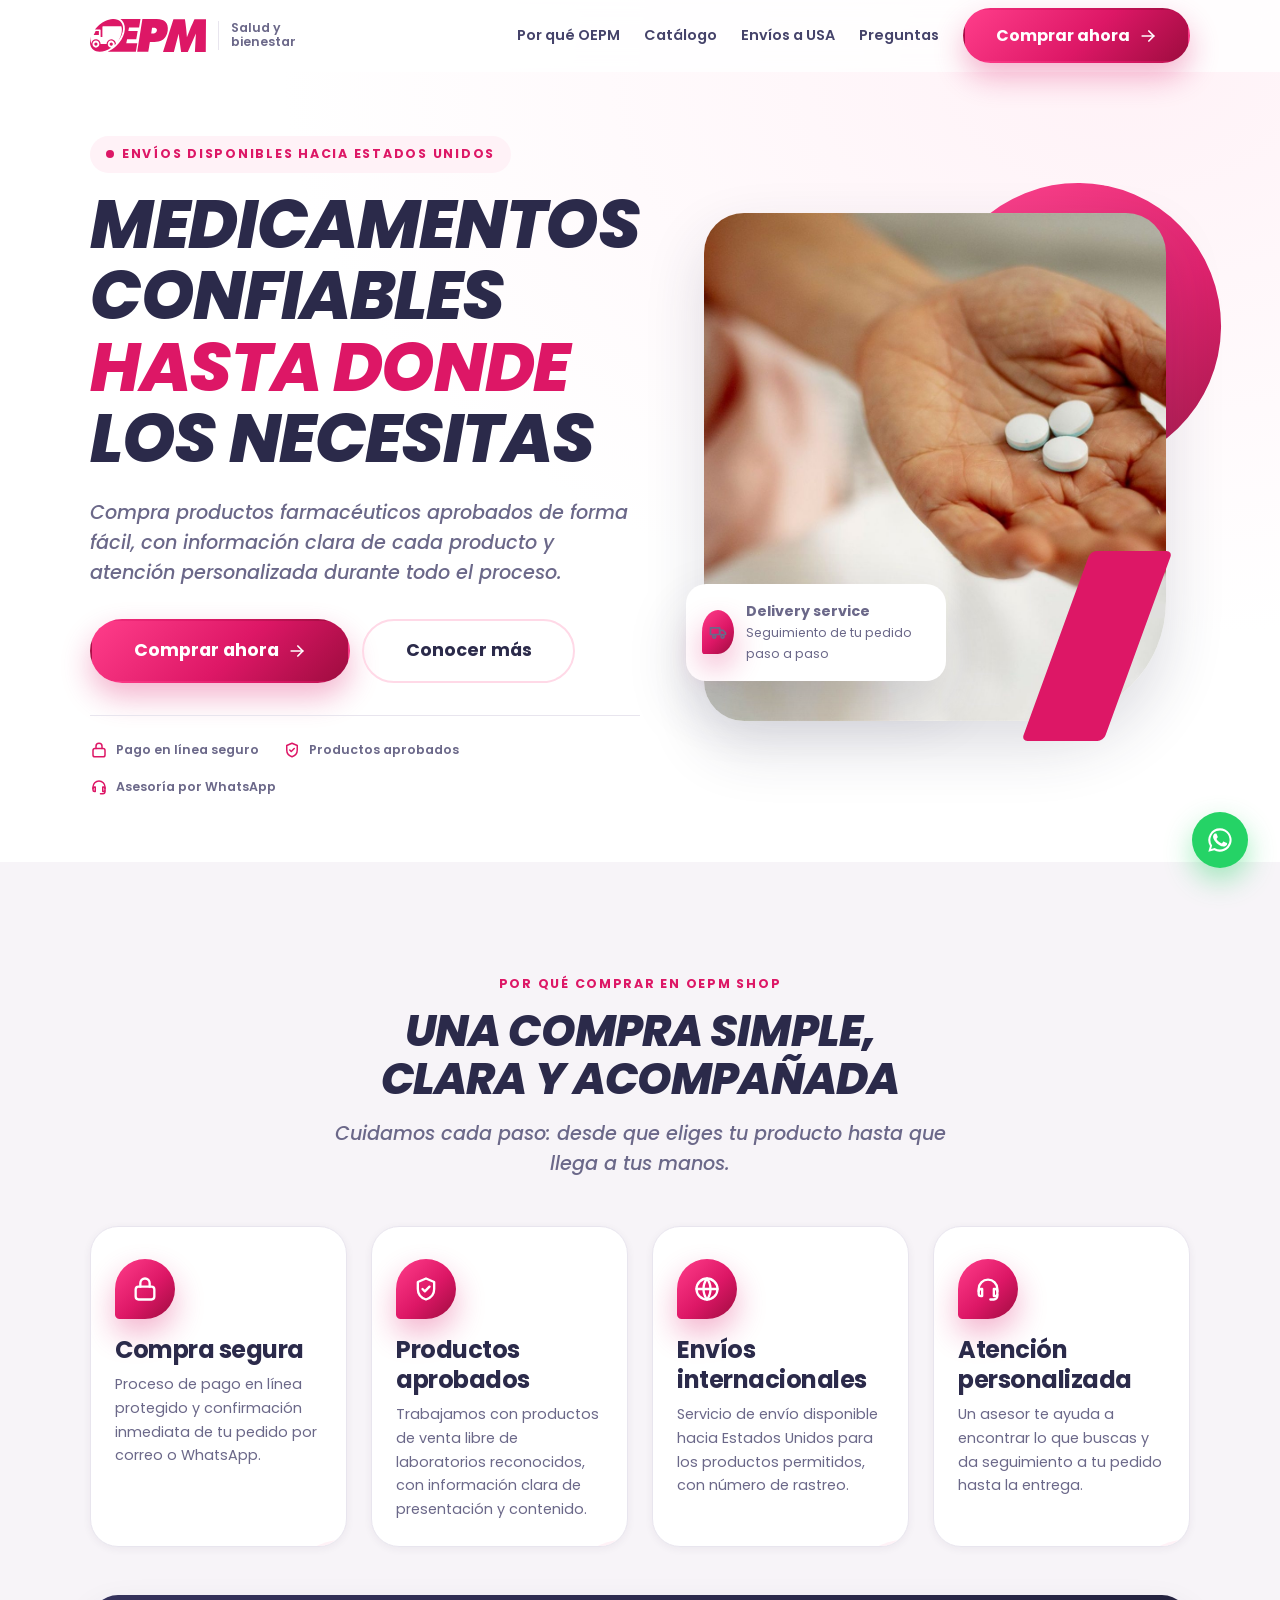
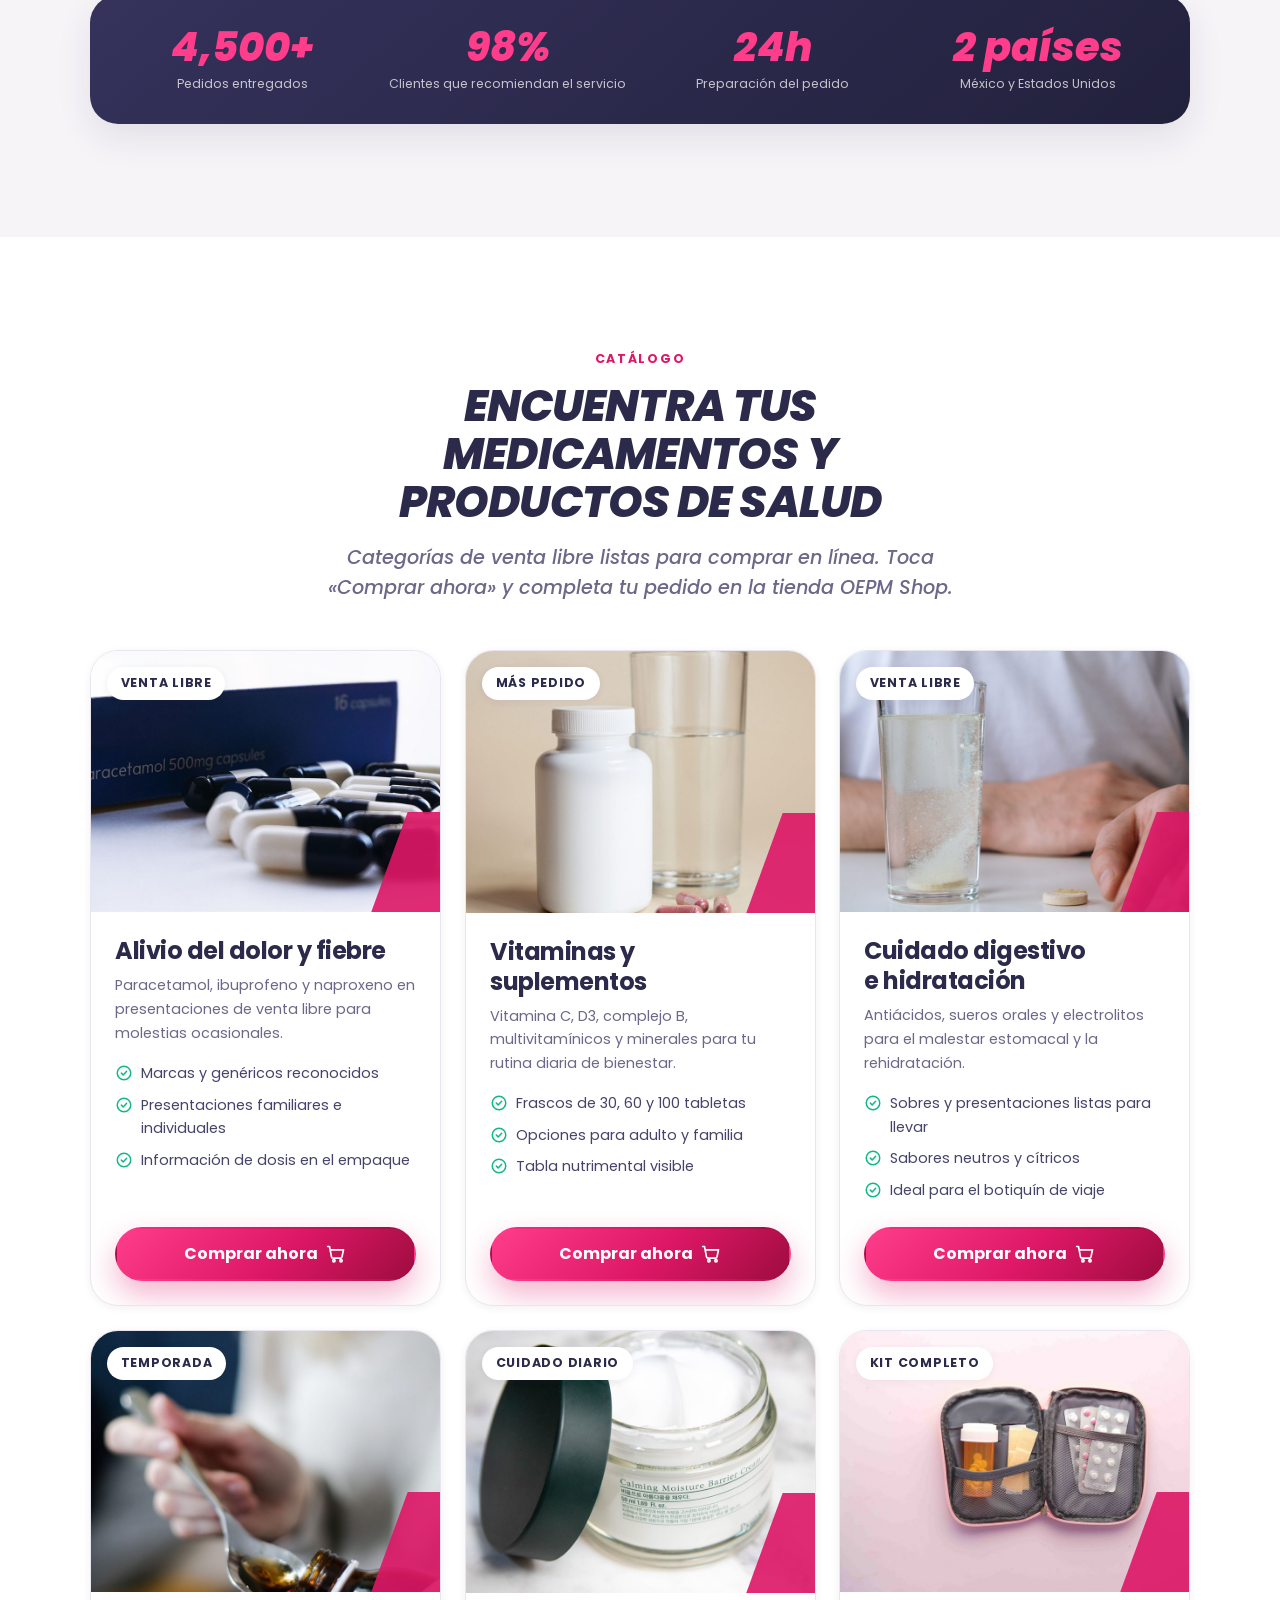
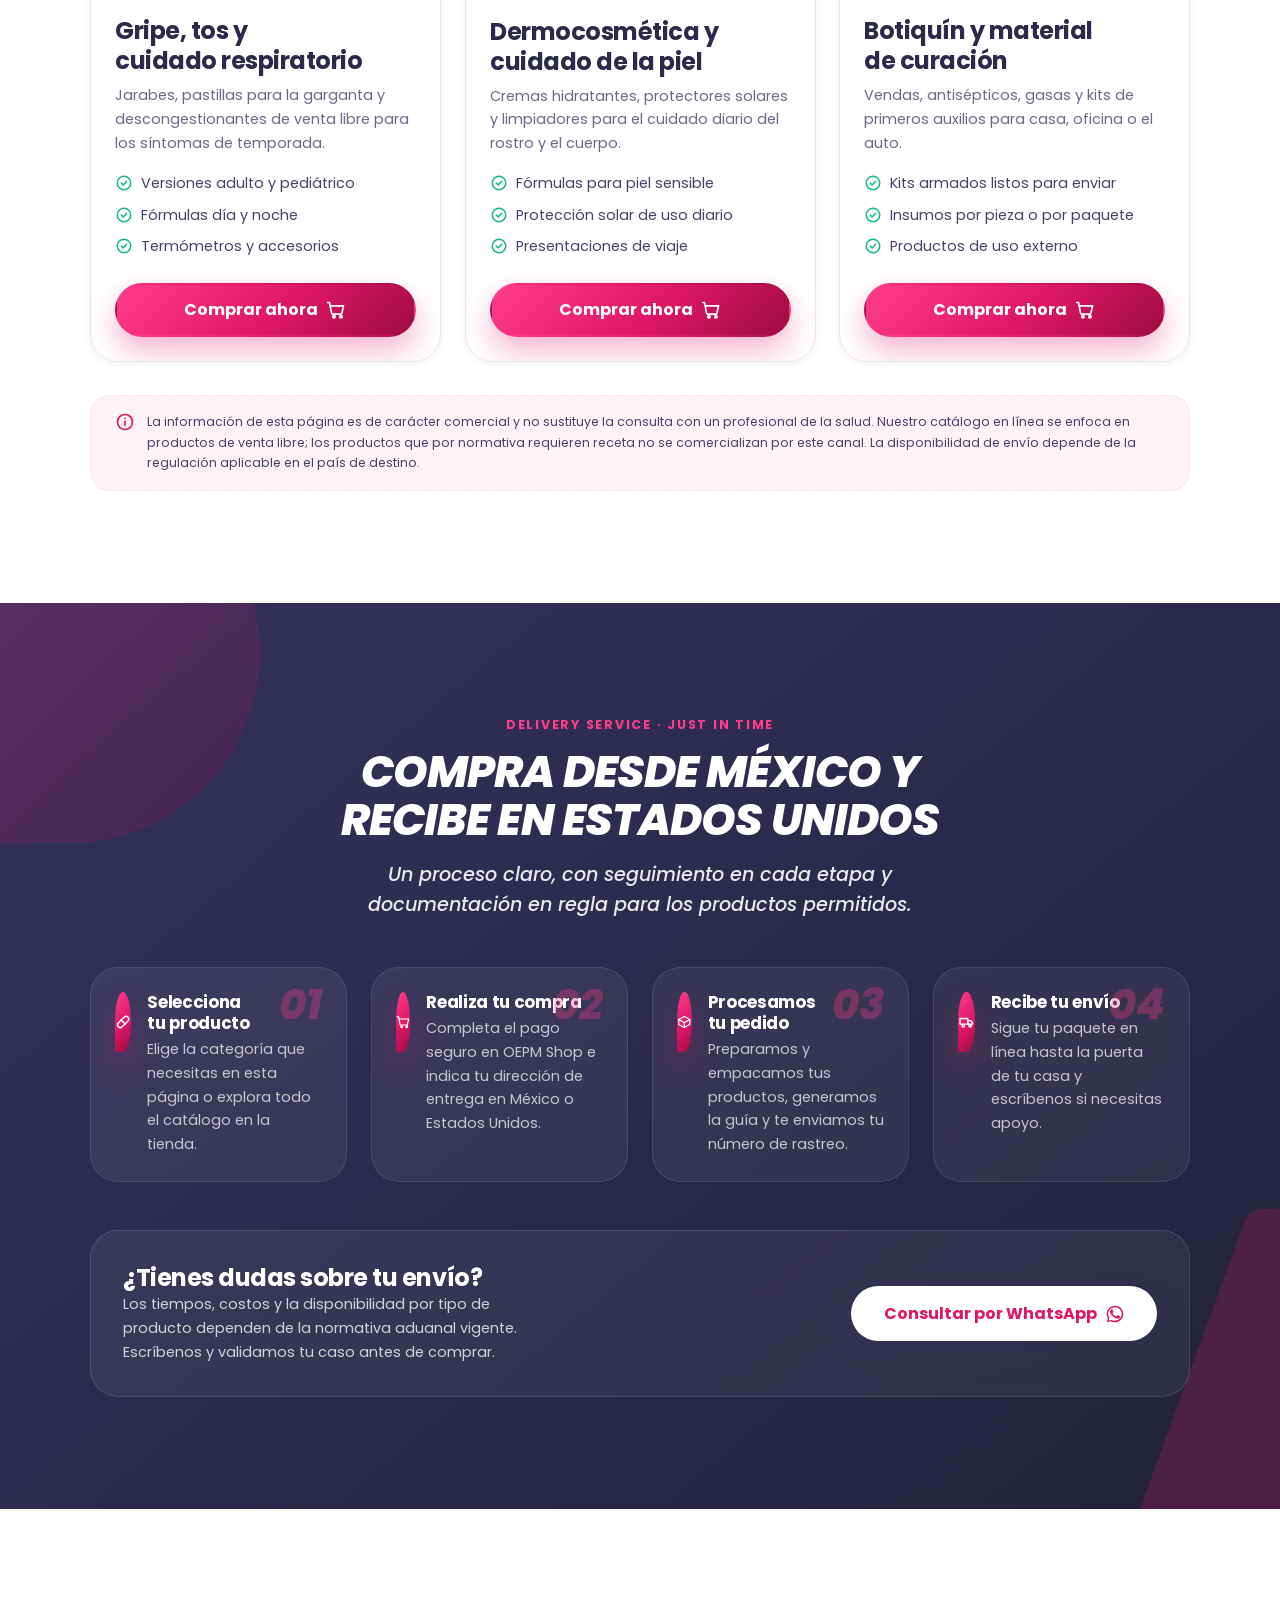
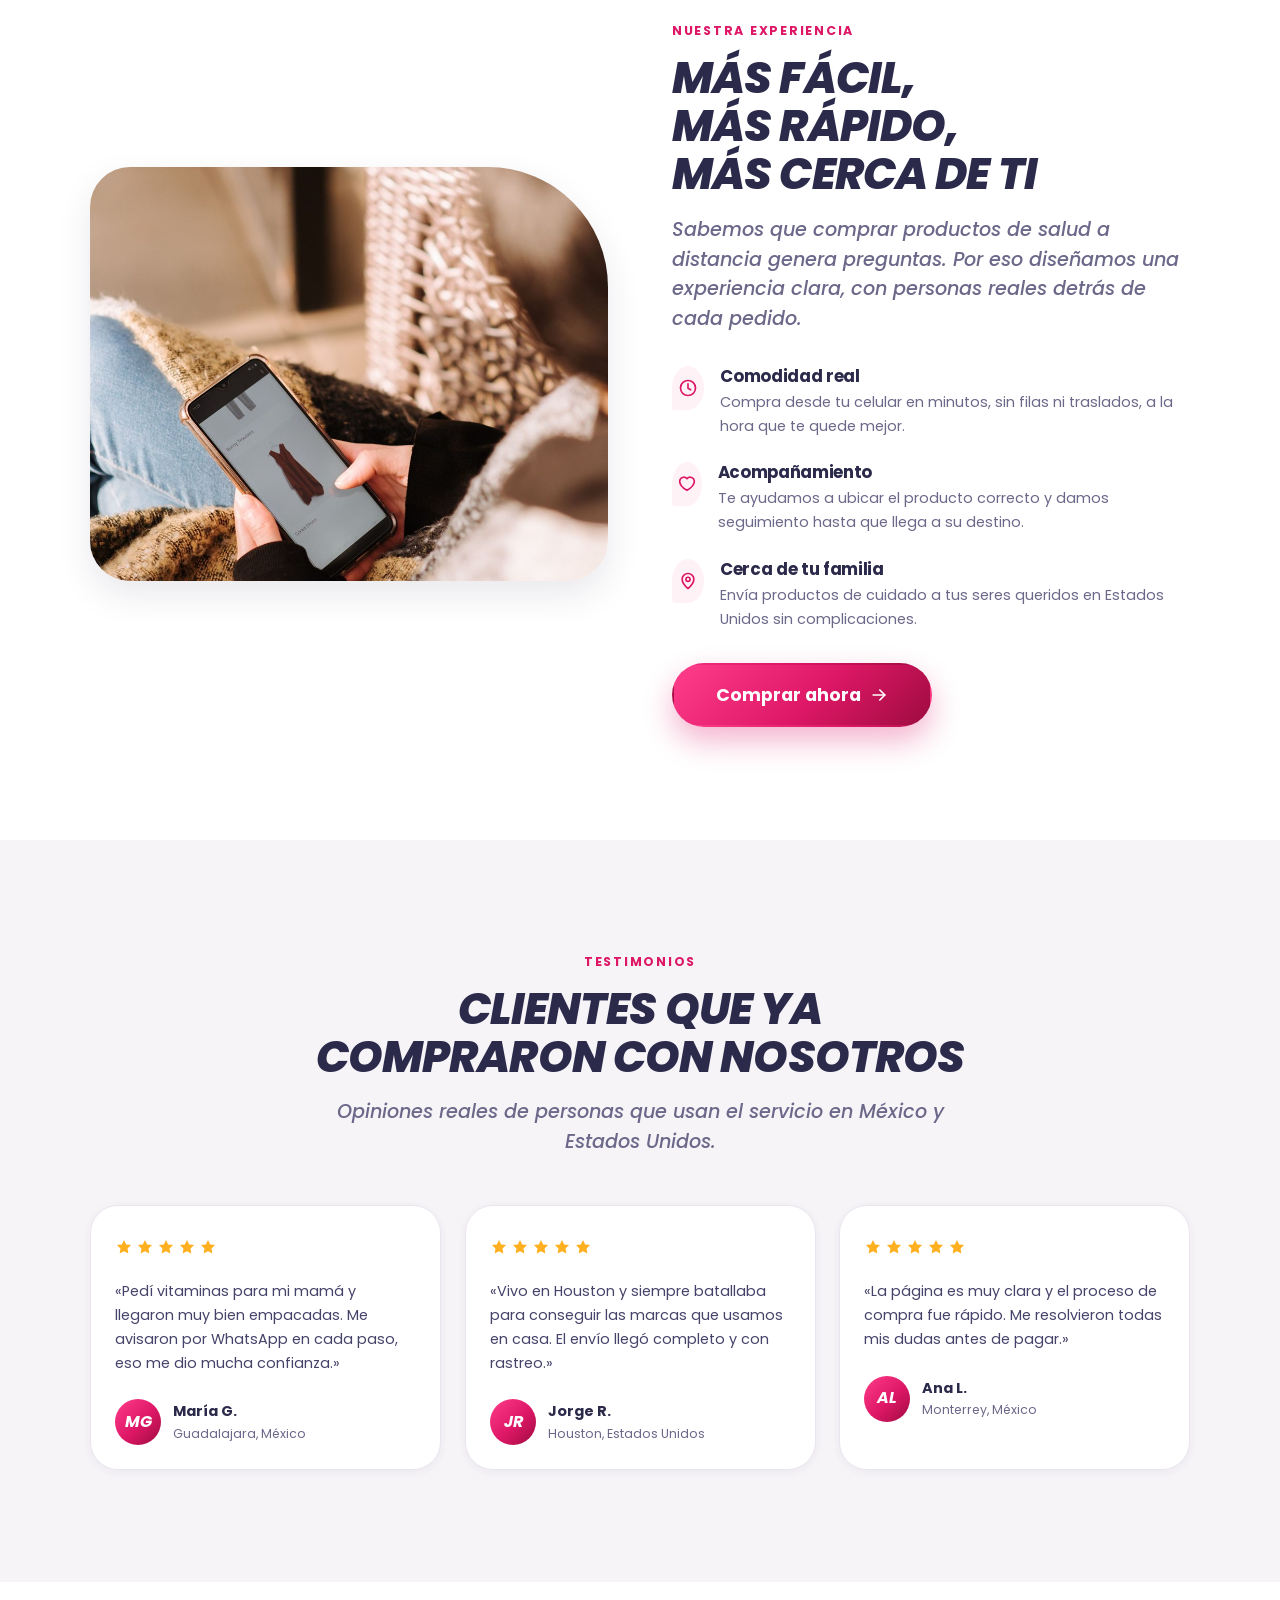
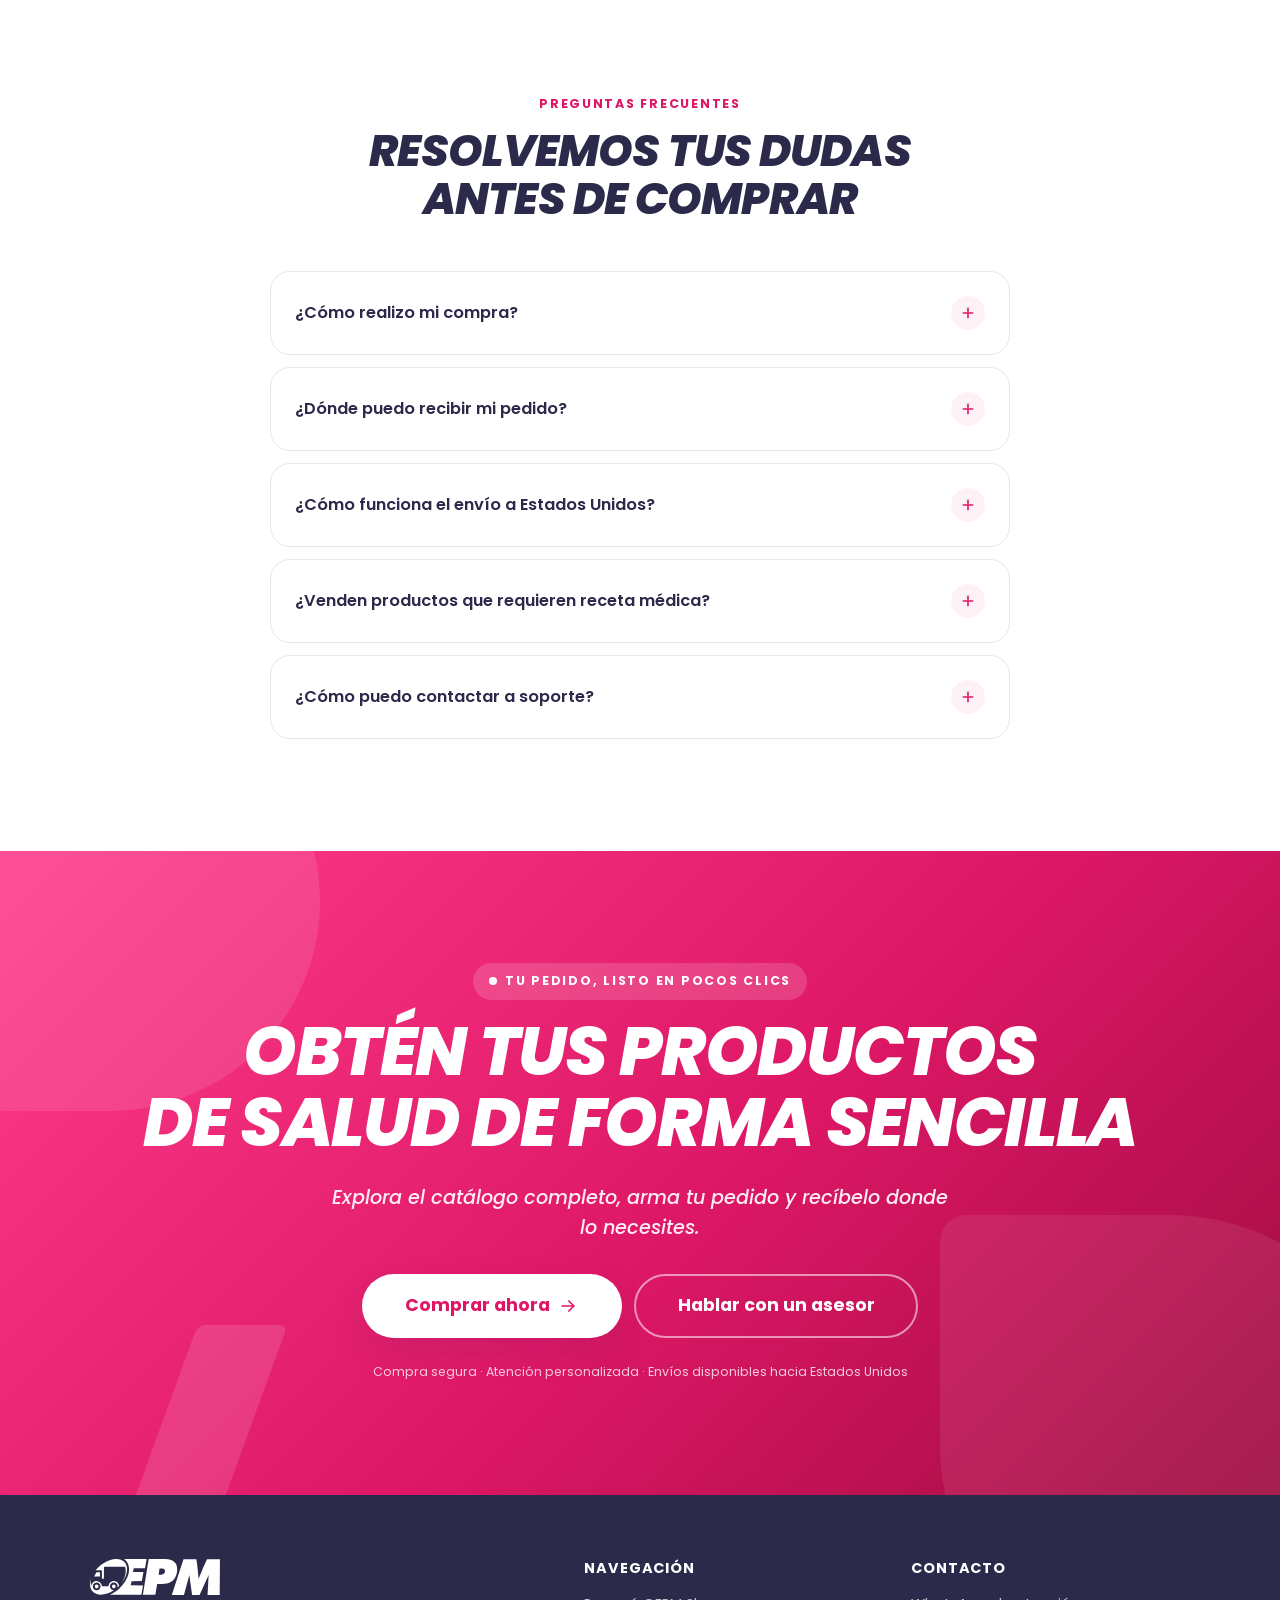
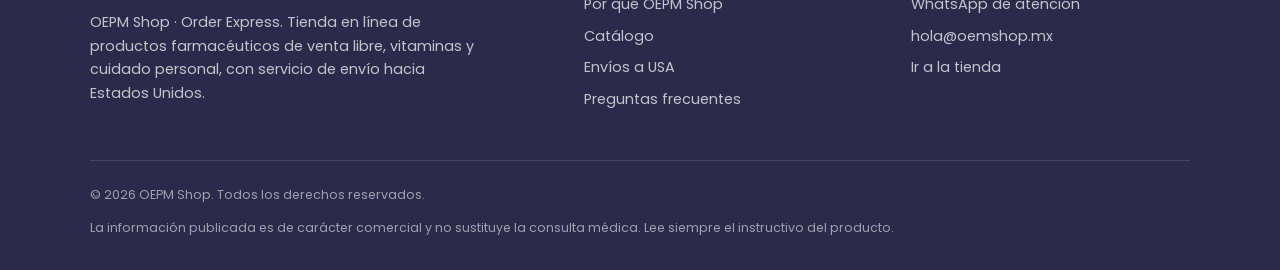
<file: medicina/index.html>
<!DOCTYPE html>
<html lang="es-MX">
<head>
  <meta charset="UTF-8">
  <meta name="viewport" content="width=device-width, initial-scale=1">
  <meta name="theme-color" content="#dd1766">

  <!-- ============================ SEO ============================ -->
  <title>OEPM Shop | Medicamentos y productos de salud con envío a Estados Unidos</title>
  <meta name="description" content="Compra en línea medicamentos de venta libre, vitaminas y productos de cuidado personal en OEPM Shop. Proceso simple, información clara y envíos disponibles hacia Estados Unidos.">
  <meta name="keywords" content="medicamentos en línea, farmacia online, productos farmacéuticos, vitaminas y suplementos, envío a Estados Unidos, compra segura, OEPM Shop, Order Express">
  <meta name="author" content="OEPM Shop">
  <meta name="robots" content="index, follow, max-image-preview:large">
  <link rel="canonical" href="https://oemshop.mx/salud/">

  <!-- Open Graph -->
  <meta property="og:type" content="website">
  <meta property="og:locale" content="es_MX">
  <meta property="og:site_name" content="OEPM Shop">
  <meta property="og:title" content="OEPM Shop | Medicamentos y productos de salud con envío a Estados Unidos">
  <meta property="og:description" content="Productos farmacéuticos de venta libre, vitaminas y cuidado personal. Compra fácil, atención personalizada y envíos hacia Estados Unidos.">
  <meta property="og:url" content="https://oemshop.mx/salud/">
  <meta property="og:image" content="https://oemshop.mx/salud/assets/images/og-image.jpg">
  <meta property="og:image:width" content="1200">
  <meta property="og:image:height" content="630">
  <meta property="og:image:alt" content="OEPM Shop · Medicamentos y productos de salud">

  <!-- Twitter / X -->
  <meta name="twitter:card" content="summary_large_image">
  <meta name="twitter:title" content="OEPM Shop | Medicamentos y productos de salud">
  <meta name="twitter:description" content="Compra en línea productos de salud aprobados y recibe envíos hacia Estados Unidos.">
  <meta name="twitter:image" content="https://oemshop.mx/salud/assets/images/og-image.jpg">

  <!-- ========================= Iconos ========================== -->
  <link rel="icon" type="image/svg+xml" href="assets/logo/favicon.svg">
  <link rel="apple-touch-icon" href="assets/logo/favicon.svg">

  <!-- ======================= Tipografía ======================== -->
  <link rel="preconnect" href="https://fonts.googleapis.com">
  <link rel="preconnect" href="https://fonts.gstatic.com" crossorigin>
  <link rel="preload" as="style" href="https://fonts.googleapis.com/css2?family=Poppins:ital,wght@0,400;0,500;0,600;0,700;1,600;1,700;1,800&display=swap">
  <link rel="stylesheet" href="https://fonts.googleapis.com/css2?family=Poppins:ital,wght@0,400;0,500;0,600;0,700;1,600;1,700;1,800&display=swap" media="print" onload="this.media='all'">
  <noscript>
    <link rel="stylesheet" href="https://fonts.googleapis.com/css2?family=Poppins:ital,wght@0,400;0,500;0,600;0,700;1,600;1,700;1,800&display=swap">
  </noscript>

  <!-- ========================= Estilos ========================= -->
  <link rel="stylesheet" href="css/variables.css">
  <link rel="stylesheet" href="css/components.css">
  <link rel="stylesheet" href="css/style.css">

  <!-- ====================== Datos estructurados ====================== -->
  <script type="application/ld+json">
  {
    "@context": "https://schema.org",
    "@graph": [
      {
        "@type": "OnlineStore",
        "@id": "https://oemshop.mx/salud/#tienda",
        "name": "OEPM Shop",
        "alternateName": "Order Express OEPM Shop",
        "description": "Tienda en línea de medicamentos de venta libre, vitaminas y productos de cuidado personal con envíos disponibles hacia Estados Unidos.",
        "url": "https://oemshop.mx/salud/",
        "logo": "https://oemshop.mx/salud/assets/logo/oepm-shop-logo.svg",
        "image": "https://oemshop.mx/salud/assets/images/og-image.jpg",
        "areaServed": [
          { "@type": "Country", "name": "México" },
          { "@type": "Country", "name": "Estados Unidos" }
        ],
        "contactPoint": {
          "@type": "ContactPoint",
          "contactType": "customer support",
          "availableLanguage": ["es", "en"]
        }
      },
      {
        "@type": "WebSite",
        "@id": "https://oemshop.mx/salud/#web",
        "url": "https://oemshop.mx/salud/",
        "name": "OEPM Shop · Salud",
        "inLanguage": "es-MX",
        "publisher": { "@id": "https://oemshop.mx/salud/#tienda" }
      },
      {
        "@type": "FAQPage",
        "@id": "https://oemshop.mx/salud/#faq",
        "mainEntity": [
          {
            "@type": "Question",
            "name": "¿Cómo realizo mi compra?",
            "acceptedAnswer": { "@type": "Answer", "text": "Elige la categoría que necesitas en esta página y toca «Comprar ahora». Te llevamos a la tienda OEPM Shop, donde eliges tus productos, agregas al carrito y completas el pago en línea de forma segura." }
          },
          {
            "@type": "Question",
            "name": "¿Dónde puedo recibir mi pedido?",
            "acceptedAnswer": { "@type": "Answer", "text": "Enviamos a domicilios en México y contamos con servicio de envío hacia Estados Unidos para los productos permitidos. Al finalizar tu compra indicas la dirección de entrega y el sistema confirma la cobertura disponible." }
          },
          {
            "@type": "Question",
            "name": "¿Cómo funciona el envío a Estados Unidos?",
            "acceptedAnswer": { "@type": "Answer", "text": "Preparamos tu pedido, generamos la guía con la documentación correspondiente y te compartimos el número de rastreo. Los tiempos y la disponibilidad dependen de la normativa aduanal aplicable a cada tipo de producto." }
          },
          {
            "@type": "Question",
            "name": "¿Venden productos que requieren receta médica?",
            "acceptedAnswer": { "@type": "Answer", "text": "Nuestro catálogo en línea se enfoca en productos de venta libre, vitaminas, suplementos y cuidado personal. Los productos que por normativa requieren receta no se comercializan por este canal." }
          },
          {
            "@type": "Question",
            "name": "¿Cómo puedo contactar a soporte?",
            "acceptedAnswer": { "@type": "Answer", "text": "Puedes escribirnos por WhatsApp o correo electrónico. Un asesor te acompaña antes, durante y después de tu compra para resolver dudas sobre disponibilidad, envíos y seguimiento del pedido." }
          }
        ]
      }
    ]
  }
  </script>
</head>

<body>
  <a class="skip-link" href="#main">Ir al contenido principal</a>

  <!-- =========================================================
       SPRITE DE ICONOS (inline para funcionar también en file://)
       Fuente reutilizable: assets/icons/icons.svg
       ========================================================= -->
  <svg xmlns="http://www.w3.org/2000/svg" style="display:none" aria-hidden="true" focusable="false">
    <symbol id="ico-shield" viewBox="0 0 24 24" fill="none" stroke="currentColor" stroke-width="2" stroke-linecap="round" stroke-linejoin="round"><path d="M12 3l7 3v6c0 4.5-3 7.7-7 9-4-1.3-7-4.5-7-9V6z"/><path d="M9 12l2 2 4-4"/></symbol>
    <symbol id="ico-pill" viewBox="0 0 24 24" fill="none" stroke="currentColor" stroke-width="2" stroke-linecap="round" stroke-linejoin="round"><rect x="2" y="8" width="20" height="8" rx="4" transform="rotate(-45 12 12)"/><path d="M8.8 8.8l6.4 6.4"/></symbol>
    <symbol id="ico-globe" viewBox="0 0 24 24" fill="none" stroke="currentColor" stroke-width="2" stroke-linecap="round" stroke-linejoin="round"><circle cx="12" cy="12" r="9"/><path d="M3 12h18"/><path d="M12 3a15 15 0 0 1 0 18 15 15 0 0 1 0-18z"/></symbol>
    <symbol id="ico-headset" viewBox="0 0 24 24" fill="none" stroke="currentColor" stroke-width="2" stroke-linecap="round" stroke-linejoin="round"><path d="M4 14v-2a8 8 0 1 1 16 0v2"/><path d="M4 14a2 2 0 0 1 2-2h1v6H6a2 2 0 0 1-2-2z"/><path d="M20 14a2 2 0 0 0-2-2h-1v6h1a2 2 0 0 0 2-2z"/><path d="M20 17v1a3 3 0 0 1-3 3h-3"/></symbol>
    <symbol id="ico-check" viewBox="0 0 24 24" fill="none" stroke="currentColor" stroke-width="2.4" stroke-linecap="round" stroke-linejoin="round"><path d="M20 6L9 17l-5-5"/></symbol>
    <symbol id="ico-check-circle" viewBox="0 0 24 24" fill="none" stroke="currentColor" stroke-width="2" stroke-linecap="round" stroke-linejoin="round"><circle cx="12" cy="12" r="9"/><path d="M8.5 12.2l2.4 2.4 4.6-5"/></symbol>
    <symbol id="ico-arrow" viewBox="0 0 24 24" fill="none" stroke="currentColor" stroke-width="2" stroke-linecap="round" stroke-linejoin="round"><path d="M5 12h14"/><path d="M13 6l6 6-6 6"/></symbol>
    <symbol id="ico-star" viewBox="0 0 24 24" fill="currentColor"><path d="M12 2.6l2.9 5.9 6.5.95-4.7 4.6 1.1 6.5L12 17.5l-5.8 3.05 1.1-6.5-4.7-4.6 6.5-.95z"/></symbol>
    <symbol id="ico-plus" viewBox="0 0 24 24" fill="none" stroke="currentColor" stroke-width="2.4" stroke-linecap="round"><path d="M12 5v14"/><path d="M5 12h14"/></symbol>
    <symbol id="ico-truck" viewBox="0 0 24 24" fill="none" stroke="currentColor" stroke-width="2" stroke-linecap="round" stroke-linejoin="round"><path d="M3 7h11v8H3z"/><path d="M14 10h4l3 3v2h-7z"/><circle cx="7.5" cy="17.5" r="1.8"/><circle cx="17.5" cy="17.5" r="1.8"/></symbol>
    <symbol id="ico-box" viewBox="0 0 24 24" fill="none" stroke="currentColor" stroke-width="2" stroke-linecap="round" stroke-linejoin="round"><path d="M21 8l-9-5-9 5 9 5 9-5z"/><path d="M3 8v8l9 5 9-5V8"/><path d="M12 13v8"/></symbol>
    <symbol id="ico-cart" viewBox="0 0 24 24" fill="none" stroke="currentColor" stroke-width="2" stroke-linecap="round" stroke-linejoin="round"><circle cx="9.5" cy="20" r="1.4"/><circle cx="18" cy="20" r="1.4"/><path d="M2 3h2.2l2.4 12.4a2 2 0 0 0 2 1.6h8.6a2 2 0 0 0 2-1.6L21 7H5.2"/></symbol>
    <symbol id="ico-lock" viewBox="0 0 24 24" fill="none" stroke="currentColor" stroke-width="2" stroke-linecap="round" stroke-linejoin="round"><rect x="4" y="10" width="16" height="11" rx="2.5"/><path d="M8 10V7a4 4 0 1 1 8 0v3"/></symbol>
    <symbol id="ico-clock" viewBox="0 0 24 24" fill="none" stroke="currentColor" stroke-width="2" stroke-linecap="round" stroke-linejoin="round"><circle cx="12" cy="12" r="9"/><path d="M12 7v5.2l3.2 1.9"/></symbol>
    <symbol id="ico-heart" viewBox="0 0 24 24" fill="none" stroke="currentColor" stroke-width="2" stroke-linecap="round" stroke-linejoin="round"><path d="M20.8 8.6a5 5 0 0 0-8.8-3 5 5 0 0 0-8.8 3c0 6 8.8 11 8.8 11s8.8-5 8.8-11z"/></symbol>
    <symbol id="ico-info" viewBox="0 0 24 24" fill="none" stroke="currentColor" stroke-width="2" stroke-linecap="round" stroke-linejoin="round"><circle cx="12" cy="12" r="9"/><path d="M12 11v5"/><path d="M12 7.6h.01"/></symbol>
    <symbol id="ico-pin" viewBox="0 0 24 24" fill="none" stroke="currentColor" stroke-width="2" stroke-linecap="round" stroke-linejoin="round"><path d="M12 21s7-5.6 7-11a7 7 0 1 0-14 0c0 5.4 7 11 7 11z"/><circle cx="12" cy="10" r="2.5"/></symbol>
    <symbol id="ico-whatsapp" viewBox="0 0 24 24" fill="currentColor"><path d="M17.47 14.38c-.3-.15-1.75-.86-2.02-.96-.27-.1-.47-.15-.67.15-.2.3-.77.96-.94 1.16-.17.2-.35.22-.65.07-.3-.15-1.25-.46-2.38-1.47-.88-.78-1.47-1.75-1.64-2.05-.17-.3-.02-.46.13-.6.13-.13.3-.35.45-.52.15-.17.2-.3.3-.5.1-.2.05-.37-.02-.52-.07-.15-.67-1.6-.92-2.2-.24-.58-.48-.5-.67-.5h-.57c-.2 0-.52.07-.79.37-.27.3-1.04 1.01-1.04 2.47s1.07 2.86 1.22 3.06c.15.2 2.1 3.2 5.08 4.49.71.3 1.26.49 1.69.63.71.22 1.36.19 1.87.12.57-.09 1.75-.72 2-1.41.25-.69.25-1.28.17-1.41-.07-.13-.27-.2-.57-.35z"/><path d="M12 2a10 10 0 0 0-8.6 15.1L2 22l5-1.3A10 10 0 1 0 12 2zm0 18.2a8.2 8.2 0 0 1-4.2-1.15l-.3-.18-3.1.8.83-3-.2-.31A8.2 8.2 0 1 1 12 20.2z"/></symbol>
  </svg>

  <!-- =========================================================
       HEADER
       ========================================================= -->
  <header class="header" id="header">
    <div class="wrap header__inner">
      <a class="brand" href="#hero" aria-label="OEPM Shop, inicio">
        <img src="assets/logo/oepm-shop-logo.svg" alt="OEPM Shop" width="116" height="32">
        <span class="brand__tag">Salud y<br>bienestar</span>
      </a>

      <nav class="nav" aria-label="Navegación principal">
        <a href="#confianza">Por qué OEPM</a>
        <a href="#catalogo">Catálogo</a>
        <a href="#envios">Envíos a USA</a>
        <a href="#faq">Preguntas</a>
      </nav>

      <a class="btn btn--primary header__cta" data-shop data-cta="header" href="#">
        Comprar ahora
        <svg class="btn__icon" aria-hidden="true"><use href="#ico-arrow"></use></svg>
      </a>

      <button class="burger" id="burger" type="button" aria-expanded="false" aria-controls="mobile-menu" aria-label="Abrir menú">
        <span></span><span></span><span></span>
      </button>
    </div>

    <nav class="mobile-menu" id="mobile-menu" aria-label="Navegación móvil">
      <a href="#confianza">Por qué OEPM</a>
      <a href="#catalogo">Catálogo</a>
      <a href="#envios">Envíos a USA</a>
      <a href="#diferencial">Nuestra experiencia</a>
      <a href="#faq">Preguntas frecuentes</a>
      <a class="btn btn--primary btn--block" data-shop data-cta="menu-movil" href="#">Comprar ahora</a>
    </nav>
  </header>

  <main id="main">

    <!-- =========================================================
         1 · HERO
         ========================================================= -->
    <section class="hero" id="hero">
      <div class="wrap hero__grid">
        <div class="hero__content">
          <span class="tag" data-reveal>
            <span class="tag__dot"></span>
            Envíos disponibles hacia Estados Unidos
          </span>

          <h1 class="display display--ink hero__title" data-reveal style="--reveal-delay:80ms">
            Medicamentos confiables<br>
            <span class="accent">hasta donde</span> los necesitas
          </h1>

          <p class="lead hero__sub" data-reveal style="--reveal-delay:160ms">
            Compra productos farmacéuticos aprobados de forma fácil, con información clara
            de cada producto y atención personalizada durante todo el proceso.
          </p>

          <div class="hero__actions" data-reveal style="--reveal-delay:240ms">
            <a class="btn btn--primary btn--lg" data-shop data-cta="hero" href="#">
              Comprar ahora
              <svg class="btn__icon" aria-hidden="true"><use href="#ico-arrow"></use></svg>
            </a>
            <a class="btn btn--ghost btn--lg" href="#confianza">Conocer más</a>
          </div>

          <ul class="hero__proof" data-reveal style="--reveal-delay:320ms">
            <li class="hero__proof-item">
              <svg aria-hidden="true"><use href="#ico-lock"></use></svg> Pago en línea seguro
            </li>
            <li class="hero__proof-item">
              <svg aria-hidden="true"><use href="#ico-shield"></use></svg> Productos aprobados
            </li>
            <li class="hero__proof-item">
              <svg aria-hidden="true"><use href="#ico-headset"></use></svg> Asesoría por WhatsApp
            </li>
          </ul>
        </div>

        <div class="hero__media" data-reveal="zoom" style="--reveal-delay:200ms">
          <span class="blob blob--top" aria-hidden="true"></span>
          <div class="hero__photo">
            <img src="assets/images/hero-salud.jpg"
                 alt="Manos sosteniendo tabletas de venta libre listas para tomar"
                 width="1040" height="1144" fetchpriority="high" decoding="async">
          </div>
          <span class="slash slash--corner" aria-hidden="true"></span>

          <div class="hero__badge float">
            <span class="icon-badge icon-badge--sm" aria-hidden="true">
              <svg><use href="#ico-truck"></use></svg>
            </span>
            <span>
              <strong>Delivery service</strong>
              <span>Seguimiento de tu pedido paso a paso</span>
            </span>
          </div>
        </div>
      </div>
    </section>

    <!-- =========================================================
         2 · CONFIANZA
         ========================================================= -->
    <section class="section section--cloud" id="confianza">
      <div class="wrap">
        <header class="section-head section-head--center" data-reveal>
          <span class="eyebrow">Por qué comprar en OEPM Shop</span>
          <h2 class="section-title">Una compra simple, clara y acompañada</h2>
          <p class="lead">
            Cuidamos cada paso: desde que eliges tu producto hasta que llega a tus manos.
          </p>
        </header>

        <div class="grid grid--4">
          <article class="card trust-card" data-reveal style="--reveal-delay:0ms">
            <span class="icon-badge" aria-hidden="true"><svg><use href="#ico-lock"></use></svg></span>
            <h3 class="trust-card__title">Compra segura</h3>
            <p class="trust-card__text">
              Proceso de pago en línea protegido y confirmación inmediata de tu pedido por
              correo o WhatsApp.
            </p>
          </article>

          <article class="card trust-card" data-reveal style="--reveal-delay:90ms">
            <span class="icon-badge" aria-hidden="true"><svg><use href="#ico-shield"></use></svg></span>
            <h3 class="trust-card__title">Productos aprobados</h3>
            <p class="trust-card__text">
              Trabajamos con productos de venta libre de laboratorios reconocidos, con
              información clara de presentación y contenido.
            </p>
          </article>

          <article class="card trust-card" data-reveal style="--reveal-delay:180ms">
            <span class="icon-badge" aria-hidden="true"><svg><use href="#ico-globe"></use></svg></span>
            <h3 class="trust-card__title">Envíos internacionales</h3>
            <p class="trust-card__text">
              Servicio de envío disponible hacia Estados Unidos para los productos permitidos,
              con número de rastreo.
            </p>
          </article>

          <article class="card trust-card" data-reveal style="--reveal-delay:270ms">
            <span class="icon-badge" aria-hidden="true"><svg><use href="#ico-headset"></use></svg></span>
            <h3 class="trust-card__title">Atención personalizada</h3>
            <p class="trust-card__text">
              Un asesor te ayuda a encontrar lo que buscas y da seguimiento a tu pedido hasta
              la entrega.
            </p>
          </article>
        </div>

        <div class="stats" style="margin-top: var(--sp-7)" data-reveal>
          <div class="stat">
            <p class="stat__num" data-count="4500" data-suffix="+">0</p>
            <p class="stat__label">Pedidos entregados</p>
          </div>
          <div class="stat">
            <p class="stat__num" data-count="98" data-suffix="%">0</p>
            <p class="stat__label">Clientes que recomiendan el servicio</p>
          </div>
          <div class="stat">
            <p class="stat__num" data-count="24" data-suffix="h">0</p>
            <p class="stat__label">Preparación del pedido</p>
          </div>
          <div class="stat">
            <p class="stat__num" data-count="2" data-suffix=" países">0</p>
            <p class="stat__label">México y Estados Unidos</p>
          </div>
        </div>
      </div>
    </section>

    <!-- =========================================================
         3 · CATÁLOGO
         ========================================================= -->
    <section class="section" id="catalogo">
      <div class="wrap">
        <header class="section-head section-head--center" data-reveal>
          <span class="eyebrow">Catálogo</span>
          <h2 class="section-title">Encuentra tus medicamentos y productos de salud</h2>
          <p class="lead">
            Categorías de venta libre listas para comprar en línea. Toca «Comprar ahora» y
            completa tu pedido en la tienda OEPM Shop.
          </p>
        </header>

        <div class="grid grid--3">

          <!-- Producto 1 -->
          <article class="card product" data-reveal style="--reveal-delay:0ms">
            <div class="product__media">
              <span class="product__flag">Venta libre</span>
              <img src="assets/images/producto-analgesicos.jpg" loading="lazy" decoding="async"
                   width="800" height="600"
                   alt="Caja de paracetamol de 500 mg junto a cápsulas de venta libre">
            </div>
            <div class="product__body">
              <h3 class="product__title">Alivio del dolor y fiebre</h3>
              <p class="product__desc">
                Paracetamol, ibuprofeno y naproxeno en presentaciones de venta libre para
                molestias ocasionales.
              </p>
              <ul class="product__benefits">
                <li><svg aria-hidden="true"><use href="#ico-check-circle"></use></svg> Marcas y genéricos reconocidos</li>
                <li><svg aria-hidden="true"><use href="#ico-check-circle"></use></svg> Presentaciones familiares e individuales</li>
                <li><svg aria-hidden="true"><use href="#ico-check-circle"></use></svg> Información de dosis en el empaque</li>
              </ul>
              <div class="product__footer">
                <a class="btn btn--primary btn--block" data-shop data-cta="producto-analgesicos" href="#">
                  Comprar ahora
                  <svg class="btn__icon" aria-hidden="true"><use href="#ico-cart"></use></svg>
                </a>
              </div>
            </div>
          </article>

          <!-- Producto 2 -->
          <article class="card product" data-reveal style="--reveal-delay:90ms">
            <div class="product__media">
              <span class="product__flag">Más pedido</span>
              <img src="assets/images/producto-vitaminas.jpg" loading="lazy" decoding="async"
                   width="800" height="600"
                   alt="Frasco blanco de suplementos junto a un vaso de agua">
            </div>
            <div class="product__body">
              <h3 class="product__title">Vitaminas y suplementos</h3>
              <p class="product__desc">
                Vitamina C, D3, complejo B, multivitamínicos y minerales para tu rutina
                diaria de bienestar.
              </p>
              <ul class="product__benefits">
                <li><svg aria-hidden="true"><use href="#ico-check-circle"></use></svg> Frascos de 30, 60 y 100 tabletas</li>
                <li><svg aria-hidden="true"><use href="#ico-check-circle"></use></svg> Opciones para adulto y familia</li>
                <li><svg aria-hidden="true"><use href="#ico-check-circle"></use></svg> Tabla nutrimental visible</li>
              </ul>
              <div class="product__footer">
                <a class="btn btn--primary btn--block" data-shop data-cta="producto-vitaminas" href="#">
                  Comprar ahora
                  <svg class="btn__icon" aria-hidden="true"><use href="#ico-cart"></use></svg>
                </a>
              </div>
            </div>
          </article>

          <!-- Producto 3 -->
          <article class="card product" data-reveal style="--reveal-delay:180ms">
            <div class="product__media">
              <span class="product__flag">Venta libre</span>
              <img src="assets/images/producto-digestivo.jpg" loading="lazy" decoding="async"
                   width="800" height="600"
                   alt="Tableta efervescente disolviéndose en un vaso de agua">
            </div>
            <div class="product__body">
              <h3 class="product__title">Cuidado digestivo e hidratación</h3>
              <p class="product__desc">
                Antiácidos, sueros orales y electrolitos para el malestar estomacal y la
                rehidratación.
              </p>
              <ul class="product__benefits">
                <li><svg aria-hidden="true"><use href="#ico-check-circle"></use></svg> Sobres y presentaciones listas para llevar</li>
                <li><svg aria-hidden="true"><use href="#ico-check-circle"></use></svg> Sabores neutros y cítricos</li>
                <li><svg aria-hidden="true"><use href="#ico-check-circle"></use></svg> Ideal para el botiquín de viaje</li>
              </ul>
              <div class="product__footer">
                <a class="btn btn--primary btn--block" data-shop data-cta="producto-digestivo" href="#">
                  Comprar ahora
                  <svg class="btn__icon" aria-hidden="true"><use href="#ico-cart"></use></svg>
                </a>
              </div>
            </div>
          </article>

          <!-- Producto 4 -->
          <article class="card product" data-reveal style="--reveal-delay:0ms">
            <div class="product__media">
              <span class="product__flag">Temporada</span>
              <img src="assets/images/producto-respiratorio.jpg" loading="lazy" decoding="async"
                   width="800" height="600"
                   alt="Jarabe para la tos servido en una cuchara dosificadora">
            </div>
            <div class="product__body">
              <h3 class="product__title">Gripe, tos y cuidado respiratorio</h3>
              <p class="product__desc">
                Jarabes, pastillas para la garganta y descongestionantes de venta libre para
                los síntomas de temporada.
              </p>
              <ul class="product__benefits">
                <li><svg aria-hidden="true"><use href="#ico-check-circle"></use></svg> Versiones adulto y pediátrico</li>
                <li><svg aria-hidden="true"><use href="#ico-check-circle"></use></svg> Fórmulas día y noche</li>
                <li><svg aria-hidden="true"><use href="#ico-check-circle"></use></svg> Termómetros y accesorios</li>
              </ul>
              <div class="product__footer">
                <a class="btn btn--primary btn--block" data-shop data-cta="producto-respiratorio" href="#">
                  Comprar ahora
                  <svg class="btn__icon" aria-hidden="true"><use href="#ico-cart"></use></svg>
                </a>
              </div>
            </div>
          </article>

          <!-- Producto 5 -->
          <article class="card product" data-reveal style="--reveal-delay:90ms">
            <div class="product__media">
              <span class="product__flag">Cuidado diario</span>
              <img src="assets/images/producto-dermatologico.jpg" loading="lazy" decoding="async"
                   width="800" height="600"
                   alt="Frasco abierto de crema hidratante para el cuidado de la piel">
            </div>
            <div class="product__body">
              <h3 class="product__title">Dermocosmética y cuidado de la piel</h3>
              <p class="product__desc">
                Cremas hidratantes, protectores solares y limpiadores para el cuidado diario
                del rostro y el cuerpo.
              </p>
              <ul class="product__benefits">
                <li><svg aria-hidden="true"><use href="#ico-check-circle"></use></svg> Fórmulas para piel sensible</li>
                <li><svg aria-hidden="true"><use href="#ico-check-circle"></use></svg> Protección solar de uso diario</li>
                <li><svg aria-hidden="true"><use href="#ico-check-circle"></use></svg> Presentaciones de viaje</li>
              </ul>
              <div class="product__footer">
                <a class="btn btn--primary btn--block" data-shop data-cta="producto-dermatologico" href="#">
                  Comprar ahora
                  <svg class="btn__icon" aria-hidden="true"><use href="#ico-cart"></use></svg>
                </a>
              </div>
            </div>
          </article>

          <!-- Producto 6 -->
          <article class="card product" data-reveal style="--reveal-delay:180ms">
            <div class="product__media">
              <span class="product__flag">Kit completo</span>
              <img src="assets/images/producto-botiquin.jpg" loading="lazy" decoding="async"
                   width="800" height="600"
                   alt="Botiquín abierto con frascos y blísteres de medicamentos">
            </div>
            <div class="product__body">
              <h3 class="product__title">Botiquín y material de curación</h3>
              <p class="product__desc">
                Vendas, antisépticos, gasas y kits de primeros auxilios para casa, oficina o
                el auto.
              </p>
              <ul class="product__benefits">
                <li><svg aria-hidden="true"><use href="#ico-check-circle"></use></svg> Kits armados listos para enviar</li>
                <li><svg aria-hidden="true"><use href="#ico-check-circle"></use></svg> Insumos por pieza o por paquete</li>
                <li><svg aria-hidden="true"><use href="#ico-check-circle"></use></svg> Productos de uso externo</li>
              </ul>
              <div class="product__footer">
                <a class="btn btn--primary btn--block" data-shop data-cta="producto-botiquin" href="#">
                  Comprar ahora
                  <svg class="btn__icon" aria-hidden="true"><use href="#ico-cart"></use></svg>
                </a>
              </div>
            </div>
          </article>

        </div>

        <div class="notice" style="margin-top: var(--sp-6)" data-reveal>
          <svg aria-hidden="true"><use href="#ico-info"></use></svg>
          <p>
            La información de esta página es de carácter comercial y no sustituye la consulta
            con un profesional de la salud. Nuestro catálogo en línea se enfoca en productos de
            venta libre; los productos que por normativa requieren receta no se comercializan
            por este canal. La disponibilidad de envío depende de la regulación aplicable en el
            país de destino.
          </p>
        </div>
      </div>
    </section>

    <!-- =========================================================
         4 · ENVÍOS A ESTADOS UNIDOS
         ========================================================= -->
    <section class="section shipping" id="envios">
      <span class="blob blob--deco" aria-hidden="true"></span>
      <span class="slash slash--deco" aria-hidden="true"></span>

      <div class="wrap" style="position:relative; z-index:1">
        <header class="section-head section-head--center" data-reveal>
          <span class="eyebrow">Delivery service · just in time</span>
          <h2 class="section-title">Compra desde México y recibe en Estados Unidos</h2>
          <p class="lead lead--light">
            Un proceso claro, con seguimiento en cada etapa y documentación en regla para
            los productos permitidos.
          </p>
        </header>

        <ol class="steps">
          <li class="step" data-reveal style="--reveal-delay:0ms">
            <span class="icon-badge" aria-hidden="true"><svg><use href="#ico-pill"></use></svg></span>
            <div>
              <span class="step__num">01</span>
              <h3 class="step__title">Selecciona tu producto</h3>
              <p class="step__text">
                Elige la categoría que necesitas en esta página o explora todo el catálogo
                en la tienda.
              </p>
            </div>
          </li>

          <li class="step" data-reveal style="--reveal-delay:90ms">
            <span class="icon-badge" aria-hidden="true"><svg><use href="#ico-cart"></use></svg></span>
            <div>
              <span class="step__num">02</span>
              <h3 class="step__title">Realiza tu compra</h3>
              <p class="step__text">
                Completa el pago seguro en OEPM Shop e indica tu dirección de entrega en
                México o Estados Unidos.
              </p>
            </div>
          </li>

          <li class="step" data-reveal style="--reveal-delay:180ms">
            <span class="icon-badge" aria-hidden="true"><svg><use href="#ico-box"></use></svg></span>
            <div>
              <span class="step__num">03</span>
              <h3 class="step__title">Procesamos tu pedido</h3>
              <p class="step__text">
                Preparamos y empacamos tus productos, generamos la guía y te enviamos tu
                número de rastreo.
              </p>
            </div>
          </li>

          <li class="step" data-reveal style="--reveal-delay:270ms">
            <span class="icon-badge" aria-hidden="true"><svg><use href="#ico-truck"></use></svg></span>
            <div>
              <span class="step__num">04</span>
              <h3 class="step__title">Recibe tu envío</h3>
              <p class="step__text">
                Sigue tu paquete en línea hasta la puerta de tu casa y escríbenos si
                necesitas apoyo.
              </p>
            </div>
          </li>
        </ol>

        <div class="shipping__foot" data-reveal>
          <div>
            <h3 style="color:#fff; font-size:var(--fs-h3)">¿Tienes dudas sobre tu envío?</h3>
            <p>
              Los tiempos, costos y la disponibilidad por tipo de producto dependen de la
              normativa aduanal vigente. Escríbenos y validamos tu caso antes de comprar.
            </p>
          </div>
          <a class="btn btn--white" data-wa data-cta="envios-whatsapp" href="#">
            Consultar por WhatsApp
            <svg class="btn__icon" aria-hidden="true"><use href="#ico-whatsapp"></use></svg>
          </a>
        </div>
      </div>
    </section>

    <!-- =========================================================
         5 · DIFERENCIAL
         ========================================================= -->
    <section class="section" id="diferencial">
      <div class="wrap split">
        <div class="split__media" data-reveal="left">
          <img src="assets/images/diferencial-acompanamiento.jpg" loading="lazy" decoding="async"
               width="1000" height="800"
               alt="Persona comprando desde su celular de forma cómoda en casa">
        </div>

        <div data-reveal="right">
          <span class="eyebrow">Nuestra experiencia</span>
          <h2 class="section-title">Más fácil, más rápido,<br>más cerca de ti</h2>
          <p class="lead" style="margin-top: var(--sp-4)">
            Sabemos que comprar productos de salud a distancia genera preguntas. Por eso
            diseñamos una experiencia clara, con personas reales detrás de cada pedido.
          </p>

          <div class="feature-list">
            <article class="feature">
              <span class="icon-badge icon-badge--sm icon-badge--soft" aria-hidden="true">
                <svg><use href="#ico-clock"></use></svg>
              </span>
              <div>
                <h3>Comodidad real</h3>
                <p>Compra desde tu celular en minutos, sin filas ni traslados, a la hora que te quede mejor.</p>
              </div>
            </article>

            <article class="feature">
              <span class="icon-badge icon-badge--sm icon-badge--soft" aria-hidden="true">
                <svg><use href="#ico-heart"></use></svg>
              </span>
              <div>
                <h3>Acompañamiento</h3>
                <p>Te ayudamos a ubicar el producto correcto y damos seguimiento hasta que llega a su destino.</p>
              </div>
            </article>

            <article class="feature">
              <span class="icon-badge icon-badge--sm icon-badge--soft" aria-hidden="true">
                <svg><use href="#ico-pin"></use></svg>
              </span>
              <div>
                <h3>Cerca de tu familia</h3>
                <p>Envía productos de cuidado a tus seres queridos en Estados Unidos sin complicaciones.</p>
              </div>
            </article>
          </div>

          <a class="btn btn--primary btn--lg" data-shop data-cta="diferencial" href="#" style="margin-top: var(--sp-6)">
            Comprar ahora
            <svg class="btn__icon" aria-hidden="true"><use href="#ico-arrow"></use></svg>
          </a>
        </div>
      </div>
    </section>

    <!-- =========================================================
         6 · TESTIMONIOS
         ========================================================= -->
    <section class="section section--cloud" id="testimonios">
      <div class="wrap">
        <header class="section-head section-head--center" data-reveal>
          <span class="eyebrow">Testimonios</span>
          <h2 class="section-title">Clientes que ya compraron con nosotros</h2>
          <p class="lead">Opiniones reales de personas que usan el servicio en México y Estados Unidos.</p>
        </header>

        <div class="grid grid--3">
          <article class="testimonial" data-reveal style="--reveal-delay:0ms">
            <div class="stars" role="img" aria-label="5 de 5 estrellas">
              <svg aria-hidden="true"><use href="#ico-star"></use></svg>
              <svg aria-hidden="true"><use href="#ico-star"></use></svg>
              <svg aria-hidden="true"><use href="#ico-star"></use></svg>
              <svg aria-hidden="true"><use href="#ico-star"></use></svg>
              <svg aria-hidden="true"><use href="#ico-star"></use></svg>
            </div>
            <p class="testimonial__text">
              «Pedí vitaminas para mi mamá y llegaron muy bien empacadas. Me avisaron por
              WhatsApp en cada paso, eso me dio mucha confianza.»
            </p>
            <div class="testimonial__person">
              <span class="avatar" aria-hidden="true">MG</span>
              <div>
                <p class="testimonial__name">María G.</p>
                <p class="testimonial__meta">Guadalajara, México</p>
              </div>
            </div>
          </article>

          <article class="testimonial" data-reveal style="--reveal-delay:90ms">
            <div class="stars" role="img" aria-label="5 de 5 estrellas">
              <svg aria-hidden="true"><use href="#ico-star"></use></svg>
              <svg aria-hidden="true"><use href="#ico-star"></use></svg>
              <svg aria-hidden="true"><use href="#ico-star"></use></svg>
              <svg aria-hidden="true"><use href="#ico-star"></use></svg>
              <svg aria-hidden="true"><use href="#ico-star"></use></svg>
            </div>
            <p class="testimonial__text">
              «Vivo en Houston y siempre batallaba para conseguir las marcas que usamos en
              casa. El envío llegó completo y con rastreo.»
            </p>
            <div class="testimonial__person">
              <span class="avatar" aria-hidden="true">JR</span>
              <div>
                <p class="testimonial__name">Jorge R.</p>
                <p class="testimonial__meta">Houston, Estados Unidos</p>
              </div>
            </div>
          </article>

          <article class="testimonial" data-reveal style="--reveal-delay:180ms">
            <div class="stars" role="img" aria-label="5 de 5 estrellas">
              <svg aria-hidden="true"><use href="#ico-star"></use></svg>
              <svg aria-hidden="true"><use href="#ico-star"></use></svg>
              <svg aria-hidden="true"><use href="#ico-star"></use></svg>
              <svg aria-hidden="true"><use href="#ico-star"></use></svg>
              <svg aria-hidden="true"><use href="#ico-star"></use></svg>
            </div>
            <p class="testimonial__text">
              «La página es muy clara y el proceso de compra fue rápido. Me resolvieron todas
              mis dudas antes de pagar.»
            </p>
            <div class="testimonial__person">
              <span class="avatar" aria-hidden="true">AL</span>
              <div>
                <p class="testimonial__name">Ana L.</p>
                <p class="testimonial__meta">Monterrey, México</p>
              </div>
            </div>
          </article>
        </div>
      </div>
    </section>

    <!-- =========================================================
         7 · PREGUNTAS FRECUENTES
         ========================================================= -->
    <section class="section" id="faq">
      <div class="wrap wrap--narrow">
        <header class="section-head section-head--center" data-reveal>
          <span class="eyebrow">Preguntas frecuentes</span>
          <h2 class="section-title">Resolvemos tus dudas antes de comprar</h2>
        </header>

        <div class="faq" id="faq-list" data-reveal>
          <div class="faq__item">
            <h3>
              <button class="faq__trigger" type="button" aria-expanded="false" aria-controls="faq-p1" id="faq-t1">
                ¿Cómo realizo mi compra?
                <span class="faq__sign" aria-hidden="true"><svg><use href="#ico-plus"></use></svg></span>
              </button>
            </h3>
            <div class="faq__panel" id="faq-p1" role="region" aria-labelledby="faq-t1">
              <div><p>
                Elige la categoría que necesitas en esta página y toca «Comprar ahora». Te
                llevamos a la tienda OEPM Shop, donde seleccionas tus productos, los agregas
                al carrito y completas el pago en línea de forma segura.
              </p></div>
            </div>
          </div>

          <div class="faq__item">
            <h3>
              <button class="faq__trigger" type="button" aria-expanded="false" aria-controls="faq-p2" id="faq-t2">
                ¿Dónde puedo recibir mi pedido?
                <span class="faq__sign" aria-hidden="true"><svg><use href="#ico-plus"></use></svg></span>
              </button>
            </h3>
            <div class="faq__panel" id="faq-p2" role="region" aria-labelledby="faq-t2">
              <div><p>
                Enviamos a domicilios en México y contamos con servicio de envío hacia Estados
                Unidos para los productos permitidos. Al finalizar tu compra indicas la
                dirección de entrega y confirmamos la cobertura disponible.
              </p></div>
            </div>
          </div>

          <div class="faq__item">
            <h3>
              <button class="faq__trigger" type="button" aria-expanded="false" aria-controls="faq-p3" id="faq-t3">
                ¿Cómo funciona el envío a Estados Unidos?
                <span class="faq__sign" aria-hidden="true"><svg><use href="#ico-plus"></use></svg></span>
              </button>
            </h3>
            <div class="faq__panel" id="faq-p3" role="region" aria-labelledby="faq-t3">
              <div><p>
                Preparamos tu pedido, generamos la guía con la documentación correspondiente y
                te compartimos el número de rastreo para que sigas tu paquete. Los tiempos y la
                disponibilidad dependen de la normativa aduanal aplicable a cada tipo de producto.
              </p></div>
            </div>
          </div>

          <div class="faq__item">
            <h3>
              <button class="faq__trigger" type="button" aria-expanded="false" aria-controls="faq-p4" id="faq-t4">
                ¿Venden productos que requieren receta médica?
                <span class="faq__sign" aria-hidden="true"><svg><use href="#ico-plus"></use></svg></span>
              </button>
            </h3>
            <div class="faq__panel" id="faq-p4" role="region" aria-labelledby="faq-t4">
              <div><p>
                Nuestro catálogo en línea se enfoca en productos de venta libre, vitaminas,
                suplementos y cuidado personal. Los productos que por normativa requieren receta
                no se comercializan por este canal. Si tienes una duda de salud, consulta siempre
                a un profesional.
              </p></div>
            </div>
          </div>

          <div class="faq__item">
            <h3>
              <button class="faq__trigger" type="button" aria-expanded="false" aria-controls="faq-p5" id="faq-t5">
                ¿Cómo puedo contactar a soporte?
                <span class="faq__sign" aria-hidden="true"><svg><use href="#ico-plus"></use></svg></span>
              </button>
            </h3>
            <div class="faq__panel" id="faq-p5" role="region" aria-labelledby="faq-t5">
              <div><p>
                Escríbenos por WhatsApp o correo electrónico. Un asesor te acompaña antes,
                durante y después de tu compra para resolver dudas de disponibilidad, envíos y
                seguimiento del pedido.
              </p></div>
            </div>
          </div>
        </div>
      </div>
    </section>

    <!-- =========================================================
         8 · CTA FINAL
         ========================================================= -->
    <section class="cta-final" id="comprar">
      <span class="blob blob--a" aria-hidden="true"></span>
      <span class="blob blob--b" aria-hidden="true"></span>
      <span class="slash slash--c" aria-hidden="true"></span>

      <div class="wrap cta-final__inner">
        <span class="tag tag--light" data-reveal>
          <span class="tag__dot"></span> Tu pedido, listo en pocos clics
        </span>

        <h2 class="display" style="margin-top: var(--sp-4)" data-reveal>
          Obtén tus productos<br>de salud de forma sencilla
        </h2>

        <p class="lead" data-reveal>
          Explora el catálogo completo, arma tu pedido y recíbelo donde lo necesites.
        </p>

        <div class="cta-final__actions" data-reveal>
          <a class="btn btn--white btn--lg" data-shop data-cta="cta-final" href="#">
            Comprar ahora
            <svg class="btn__icon" aria-hidden="true"><use href="#ico-arrow"></use></svg>
          </a>
          <a class="btn btn--outline-white btn--lg" data-wa data-cta="cta-final-whatsapp" href="#">
            Hablar con un asesor
          </a>
        </div>

        <p class="cta-final__note">
          Compra segura · Atención personalizada · Envíos disponibles hacia Estados Unidos
        </p>
      </div>
    </section>
  </main>

  <!-- =========================================================
       FOOTER
       ========================================================= -->
  <footer class="footer">
    <div class="wrap">
      <div class="footer__grid">
        <div>
          <img src="assets/logo/oepm-shop-logo-blanco.svg" alt="OEPM Shop" width="130" height="36" loading="lazy">
          <p class="footer__about">
            OEPM Shop · Order Express. Tienda en línea de productos farmacéuticos de venta
            libre, vitaminas y cuidado personal, con servicio de envío hacia Estados Unidos.
          </p>
        </div>

        <nav aria-label="Enlaces del sitio">
          <h4>Navegación</h4>
          <ul>
            <li><a href="#confianza">Por qué OEPM Shop</a></li>
            <li><a href="#catalogo">Catálogo</a></li>
            <li><a href="#envios">Envíos a USA</a></li>
            <li><a href="#faq">Preguntas frecuentes</a></li>
          </ul>
        </nav>

        <div>
          <h4>Contacto</h4>
          <ul>
            <li><a data-wa data-cta="footer-whatsapp" href="#">WhatsApp de atención</a></li>
            <li><a href="mailto:hola@oemshop.mx">hola@oemshop.mx</a></li>
            <li><a data-shop data-cta="footer-tienda" href="#">Ir a la tienda</a></li>
          </ul>
        </div>
      </div>

      <div class="footer__legal">
        <p>© <span id="year">2026</span> OEPM Shop. Todos los derechos reservados.</p>
        <p>
          La información publicada es de carácter comercial y no sustituye la consulta médica.
          Lee siempre el instructivo del producto.
        </p>
      </div>
    </div>
  </footer>

  <!-- =========================================================
       BARRA FIJA DE COMPRA (móvil) + WHATSAPP FLOTANTE
       ========================================================= -->
  <div class="buybar" id="buybar">
    <p class="buybar__text">Productos de salud con envío a USA</p>
    <a class="btn btn--primary" data-shop data-cta="buybar" href="#">Comprar ahora</a>
  </div>

  <a class="wa-float" data-wa data-cta="wa-flotante" href="#" aria-label="Escribir por WhatsApp">
    <svg aria-hidden="true"><use href="#ico-whatsapp"></use></svg>
  </a>

  <!-- ========================= Scripts ========================= -->
  <script src="js/animations.js" defer></script>
  <script src="js/main.js" defer></script>
</body>
</html>
</file>
<file: dulces/css/variables.css>
/* ==========================================================================
   OEM SHOP · variables.css
   Tokens de diseño: color, tipografía, espaciado, radios, sombras y motion.
   Único lugar donde se define la identidad visual. Cambiar aquí = cambiar
   toda la landing.
   ========================================================================== */

:root {
  /* ---------------------------------------------------------------- COLOR */
  /* Azul profundo OEM — muestreado del post original (#262858) */
  --c-azul: #262858;
  --c-azul-900: #1a1b3d;
  --c-azul-700: #2f3168;
  --c-azul-500: #3d4084;
  --c-azul-100: #d9dae8;

  /* Rosa / fucsia vibrante — color de marca del logotipo (#dd1766) */
  --c-rosa: #dd1766;
  --c-rosa-oscuro: #b70f52;
  --c-rosa-profundo: #d4126b; /* fucsia de las formas del post */
  --c-rosa-claro: #ff5a9e;
  --c-rosa-suave: #ffe4ef;

  /* Beige crema — fondos cálidos y artesanales */
  --c-crema: #e5cfc1;
  --c-crema-claro: #f6ede5;
  --c-crema-suave: #fbf6f1;

  /* Neutros */
  --c-blanco: #ffffff;
  --c-texto: #24243f;
  --c-texto-suave: #5c5c75;
  --c-texto-inv: #ffffff;
  --c-texto-inv-suave: #c8c9de;
  --c-borde: rgba(38, 40, 88, 0.1);

  /* Acento dorado para estrellas y detalles */
  --c-oro: #f2b544;

  /* --------------------------------------------------------- GRADIENTES */
  --g-rosa: linear-gradient(135deg, var(--c-rosa) 0%, var(--c-rosa-profundo) 100%);
  --g-rosa-hover: linear-gradient(135deg, var(--c-rosa-claro) 0%, var(--c-rosa) 100%);
  --g-azul: linear-gradient(160deg, var(--c-azul-700) 0%, var(--c-azul) 55%, var(--c-azul-900) 100%);
  --g-crema: linear-gradient(180deg, var(--c-crema-suave) 0%, var(--c-crema-claro) 100%);

  /* -------------------------------------------------------- TIPOGRAFÍA */
  --f-display: "Fredoka", "Segoe UI", system-ui, -apple-system, sans-serif;
  --f-texto: "Poppins", "Segoe UI", system-ui, -apple-system, sans-serif;

  /* Escala fluida: se adapta sola entre móvil y escritorio */
  --t-hero: clamp(2.3rem, 1.35rem + 4.2vw, 4.4rem);
  --t-h2: clamp(1.85rem, 1.2rem + 2.6vw, 3.05rem);
  --t-h3: clamp(1.2rem, 1.05rem + 0.6vw, 1.5rem);
  --t-lead: clamp(1.02rem, 0.95rem + 0.45vw, 1.28rem);
  --t-base: clamp(0.95rem, 0.92rem + 0.16vw, 1.03rem);
  --t-sm: 0.875rem;
  --t-xs: 0.78rem;

  --lh-tight: 1.06;
  --lh-media: 1.32;
  --lh-texto: 1.68;

  /* ---------------------------------------------------------- ESPACIADO */
  --sp-1: 0.25rem;
  --sp-2: 0.5rem;
  --sp-3: 0.75rem;
  --sp-4: 1rem;
  --sp-5: 1.5rem;
  --sp-6: 2rem;
  --sp-7: 3rem;
  --sp-8: 4rem;
  --sp-9: 6rem;

  /* Aire vertical de cada sección (fluido) */
  --sp-seccion: clamp(3.75rem, 2rem + 7vw, 7.5rem);

  /* ------------------------------------------------------------ LAYOUT */
  --ancho-max: 1200px;
  --ancho-texto: 62ch;
  --padding-lateral: clamp(1.15rem, 0.6rem + 2.6vw, 2.5rem);
  --header-alto: 74px;

  /* ------------------------------------------------------------- RADIOS */
  /* Formas curvas y orgánicas: todo generosamente redondeado */
  --r-sm: 10px;
  --r-md: 18px;
  --r-lg: 28px;
  --r-xl: 40px;
  --r-pill: 999px;
  /* Blob orgánico para imágenes destacadas */
  --r-blob: 58% 42% 48% 52% / 52% 46% 54% 48%;

  /* ------------------------------------------------------------ SOMBRAS */
  --s-sm: 0 2px 8px rgba(38, 40, 88, 0.07);
  --s-md: 0 10px 28px rgba(38, 40, 88, 0.1);
  --s-lg: 0 22px 52px rgba(38, 40, 88, 0.14);
  --s-xl: 0 34px 80px rgba(38, 40, 88, 0.2);
  --s-rosa: 0 12px 30px rgba(221, 23, 102, 0.34);
  --s-rosa-hover: 0 18px 40px rgba(221, 23, 102, 0.45);

  /* ------------------------------------------------------------- MOTION */
  --e-suave: cubic-bezier(0.22, 0.61, 0.36, 1);
  --e-rebote: cubic-bezier(0.34, 1.4, 0.64, 1);
  --d-rapida: 0.18s;
  --d-media: 0.32s;
  --d-lenta: 0.6s;

  /* --------------------------------------------------------------- Z-INDEX */
  --z-fondo: 0;
  --z-contenido: 1;
  --z-sticky: 50;
  --z-header: 100;
  --z-menu: 110;
}

/* Respeta la preferencia del sistema de reducir movimiento */
@media (prefers-reduced-motion: reduce) {
  :root {
    --d-rapida: 0.01ms;
    --d-media: 0.01ms;
    --d-lenta: 0.01ms;
  }
}
</file>
<file: dulces/css/components.css>
/* ==========================================================================
   OEM SHOP · components.css
   Piezas reutilizables: botones, tarjetas, badges, encabezados de sección,
   formas orgánicas y separadores de onda.
   Depende de variables.css.
   ========================================================================== */

/* ==========================================================================
   1. BOTONES
   ========================================================================== */

.btn {
  --btn-py: 0.95em;
  --btn-px: 2em;
  display: inline-flex;
  align-items: center;
  justify-content: center;
  gap: 0.65em;
  padding: var(--btn-py) var(--btn-px);
  border: 2px solid transparent;
  border-radius: var(--r-pill);
  font-family: var(--f-texto);
  font-size: 1rem;
  font-weight: 600;
  line-height: 1;
  text-align: center;
  text-decoration: none;
  cursor: pointer;
  white-space: nowrap;
  transition: transform var(--d-media) var(--e-rebote),
    box-shadow var(--d-media) var(--e-suave),
    background var(--d-media) var(--e-suave),
    color var(--d-media) var(--e-suave),
    border-color var(--d-media) var(--e-suave);
}

.btn:focus-visible {
  outline: 3px solid var(--c-rosa-claro);
  outline-offset: 3px;
}

.btn__icono {
  width: 1.15em;
  height: 1.15em;
  flex-shrink: 0;
  transition: transform var(--d-media) var(--e-rebote);
}

.btn:hover .btn__icono {
  transform: translateX(3px);
}

/* --- Primario: el CTA de conversión, siempre fucsia ---------------------- */
.btn--primario {
  background: var(--g-rosa);
  color: var(--c-blanco);
  box-shadow: var(--s-rosa);
}

.btn--primario:hover {
  background: var(--g-rosa-hover);
  box-shadow: var(--s-rosa-hover);
  transform: translateY(-3px);
}

.btn--primario:active {
  transform: translateY(-1px);
}

/* Brillo que recorre el botón al pasar el cursor */
.btn--primario {
  position: relative;
  overflow: hidden;
  isolation: isolate;
}

.btn--primario::after {
  content: "";
  position: absolute;
  inset: 0 auto 0 -60%;
  width: 45%;
  background: linear-gradient(
    100deg,
    transparent,
    rgba(255, 255, 255, 0.42),
    transparent
  );
  transform: skewX(-18deg);
  transition: left var(--d-lenta) var(--e-suave);
  z-index: -1;
}

.btn--primario:hover::after {
  left: 120%;
}

/* --- Secundario: contorno claro, para fondos oscuros -------------------- */
.btn--secundario {
  background: transparent;
  color: var(--c-blanco);
  border-color: rgba(255, 255, 255, 0.42);
}

.btn--secundario:hover {
  background: rgba(255, 255, 255, 0.1);
  border-color: var(--c-blanco);
  transform: translateY(-3px);
}

/* --- Fantasma: contorno azul, para fondos claros ------------------------ */
.btn--fantasma {
  background: transparent;
  color: var(--c-azul);
  border-color: rgba(38, 40, 88, 0.22);
}

.btn--fantasma:hover {
  background: var(--c-azul);
  color: var(--c-blanco);
  border-color: var(--c-azul);
  transform: translateY(-3px);
}

/* --- Claro: blanco sólido, para fondos fucsia --------------------------- */
.btn--claro {
  background: var(--c-blanco);
  color: var(--c-rosa);
  box-shadow: var(--s-md);
}

.btn--claro:hover {
  color: var(--c-rosa-oscuro);
  box-shadow: var(--s-lg);
  transform: translateY(-3px);
}

/* --- Tamaños ------------------------------------------------------------ */
.btn--grande {
  --btn-py: 1.15em;
  --btn-px: 2.6em;
  font-size: clamp(1rem, 0.94rem + 0.3vw, 1.15rem);
  font-weight: 700;
}

.btn--bloque {
  width: 100%;
}

/* ==========================================================================
   2. BADGES / PÍLDORAS
   ========================================================================== */

.badge {
  display: inline-flex;
  align-items: center;
  gap: 0.5em;
  padding: 0.5em 1.1em;
  border-radius: var(--r-pill);
  font-size: var(--t-sm);
  font-weight: 600;
  letter-spacing: 0.02em;
}

.badge--rosa {
  background: var(--c-rosa);
  color: var(--c-blanco);
}

.badge--claro {
  background: rgba(255, 255, 255, 0.12);
  color: var(--c-blanco);
  border: 1px solid rgba(255, 255, 255, 0.22);
}

.badge--crema {
  background: var(--c-blanco);
  color: var(--c-rosa);
  box-shadow: var(--s-sm);
}

.badge__punto {
  width: 7px;
  height: 7px;
  border-radius: 50%;
  background: currentColor;
  flex-shrink: 0;
}

/* Punto que late suavemente (indicador de "envíos activos") */
.badge__punto--vivo {
  animation: latido 2.4s var(--e-suave) infinite;
}

@keyframes latido {
  0%, 100% { opacity: 1; transform: scale(1); }
  50% { opacity: 0.45; transform: scale(0.75); }
}

/* ==========================================================================
   3. ENCABEZADO DE SECCIÓN
   ========================================================================== */

.enc {
  max-width: 46rem;
  margin-inline: auto;
  text-align: center;
  margin-bottom: clamp(2.5rem, 1.5rem + 3vw, 4rem);
}

.enc--izq {
  margin-inline: 0;
  text-align: left;
}

.enc__kicker {
  display: inline-block;
  margin-bottom: var(--sp-4);
  font-family: var(--f-texto);
  font-size: var(--t-sm);
  font-weight: 700;
  letter-spacing: 0.16em;
  text-transform: uppercase;
  color: var(--c-rosa);
}

.enc__titulo {
  font-family: var(--f-display);
  font-size: var(--t-h2);
  font-weight: 600;
  line-height: var(--lh-tight);
  letter-spacing: -0.015em;
  color: var(--c-azul);
  text-wrap: balance;
}

.enc__texto {
  margin-top: var(--sp-4);
  font-size: var(--t-lead);
  line-height: var(--lh-texto);
  color: var(--c-texto-suave);
  text-wrap: pretty;
}

/* Variante sobre fondo azul */
.enc--inv .enc__titulo { color: var(--c-blanco); }
.enc--inv .enc__texto { color: var(--c-texto-inv-suave); }
.enc--inv .enc__kicker { color: var(--c-rosa-claro); }

/* Variante sobre fondo fucsia */
.enc--rosa .enc__titulo { color: var(--c-blanco); }
.enc--rosa .enc__texto { color: rgba(255, 255, 255, 0.88); }
.enc--rosa .enc__kicker { color: rgba(255, 255, 255, 0.8); }

/* ==========================================================================
   4. TARJETA DE VALOR (Tradición / Calidad / Delivery)
   ========================================================================== */

.valor {
  position: relative;
  padding: clamp(1.75rem, 1.2rem + 1.6vw, 2.5rem);
  background: var(--c-blanco);
  border-radius: var(--r-lg);
  box-shadow: var(--s-md);
  overflow: hidden;
  transition: transform var(--d-media) var(--e-suave),
    box-shadow var(--d-media) var(--e-suave);
}

.valor::before {
  /* Onda decorativa suave en la esquina */
  content: "";
  position: absolute;
  top: -58px;
  right: -58px;
  width: 150px;
  height: 150px;
  background: var(--c-crema-claro);
  border-radius: var(--r-blob);
  transition: transform var(--d-lenta) var(--e-suave);
}

.valor:hover {
  transform: translateY(-8px);
  box-shadow: var(--s-lg);
}

.valor:hover::before {
  transform: scale(1.25) rotate(20deg);
}

.valor__icono {
  position: relative;
  display: grid;
  place-items: center;
  width: 62px;
  height: 62px;
  margin-bottom: var(--sp-5);
  border-radius: var(--r-md);
  background: var(--g-rosa);
  color: var(--c-blanco);
  box-shadow: var(--s-rosa);
}

.valor__icono svg {
  width: 30px;
  height: 30px;
}

.valor__titulo {
  position: relative;
  margin-bottom: var(--sp-3);
  font-family: var(--f-display);
  font-size: var(--t-h3);
  font-weight: 600;
  color: var(--c-azul);
}

.valor__texto {
  position: relative;
  color: var(--c-texto-suave);
  line-height: var(--lh-texto);
}

/* ==========================================================================
   5. TARJETA DE PRODUCTO
   ========================================================================== */

.producto {
  display: flex;
  flex-direction: column;
  background: var(--c-blanco);
  border: 1px solid var(--c-borde);
  border-radius: var(--r-lg);
  overflow: hidden;
  transition: transform var(--d-media) var(--e-suave),
    box-shadow var(--d-media) var(--e-suave),
    border-color var(--d-media) var(--e-suave);
}

.producto:hover {
  transform: translateY(-8px);
  border-color: transparent;
  box-shadow: var(--s-lg);
}

.producto__media {
  position: relative;
  background: var(--g-crema);
  overflow: hidden;
}

.producto__img {
  display: block;
  width: 100%;
  height: auto;
  aspect-ratio: 1 / 1;
  object-fit: cover;
  transition: transform var(--d-lenta) var(--e-suave);
}

.producto:hover .producto__img {
  transform: scale(1.07) rotate(-2deg);
}

.producto__etiqueta {
  position: absolute;
  top: var(--sp-4);
  left: var(--sp-4);
  z-index: 2;
}

.producto__cuerpo {
  display: flex;
  flex: 1;
  flex-direction: column;
  padding: clamp(1.25rem, 1rem + 0.8vw, 1.75rem);
}

.producto__nombre {
  margin-bottom: var(--sp-2);
  font-family: var(--f-display);
  font-size: 1.28rem;
  font-weight: 600;
  color: var(--c-azul);
}

.producto__desc {
  margin-bottom: var(--sp-5);
  font-size: var(--t-sm);
  line-height: 1.6;
  color: var(--c-texto-suave);
}

.producto__pie {
  display: flex;
  align-items: center;
  justify-content: space-between;
  gap: var(--sp-4);
  margin-top: auto;
}

.producto__origen {
  display: inline-flex;
  align-items: center;
  gap: 0.4em;
  font-size: var(--t-xs);
  font-weight: 600;
  color: var(--c-texto-suave);
}

.producto__origen svg {
  width: 14px;
  height: 14px;
  color: var(--c-rosa);
}

.producto .btn {
  --btn-py: 0.8em;
  --btn-px: 1.5em;
  font-size: var(--t-sm);
}

/* ==========================================================================
   6. TARJETA DE TESTIMONIO
   ========================================================================== */

.testimonio {
  display: flex;
  flex-direction: column;
  padding: clamp(1.75rem, 1.3rem + 1.4vw, 2.35rem);
  background: var(--c-blanco);
  border-radius: var(--r-lg);
  box-shadow: var(--s-md);
  transition: transform var(--d-media) var(--e-suave),
    box-shadow var(--d-media) var(--e-suave);
}

.testimonio:hover {
  transform: translateY(-6px);
  box-shadow: var(--s-lg);
}

.testimonio__estrellas {
  display: flex;
  gap: 3px;
  margin-bottom: var(--sp-4);
  color: var(--c-oro);
}

.testimonio__estrellas svg {
  width: 18px;
  height: 18px;
}

.testimonio__texto {
  flex: 1;
  margin-bottom: var(--sp-5);
  font-size: 1.02rem;
  line-height: var(--lh-texto);
  color: var(--c-texto);
}

.testimonio__autor {
  display: flex;
  align-items: center;
  gap: var(--sp-3);
}

.testimonio__avatar {
  display: grid;
  place-items: center;
  width: 44px;
  height: 44px;
  flex-shrink: 0;
  border-radius: 50%;
  background: var(--g-rosa);
  color: var(--c-blanco);
  font-family: var(--f-display);
  font-size: 1.05rem;
  font-weight: 600;
}

.testimonio__nombre {
  font-weight: 600;
  color: var(--c-azul);
  line-height: 1.3;
}

.testimonio__lugar {
  font-size: var(--t-xs);
  color: var(--c-texto-suave);
}

/* ==========================================================================
   7. FORMAS ORGÁNICAS Y ONDAS
   ========================================================================== */

/* Mancha de color de fondo, decorativa */
.blob {
  position: absolute;
  border-radius: var(--r-blob);
  pointer-events: none;
  z-index: var(--z-fondo);
}

.blob--rosa { background: var(--g-rosa); }
.blob--crema { background: var(--c-crema); }
.blob--azul { background: var(--c-azul-700); }

/* Separador de onda entre secciones */
.onda {
  display: block;
  width: 100%;
  height: clamp(48px, 7vw, 104px);
  pointer-events: none;
}

.onda svg {
  display: block;
  width: 100%;
  height: 100%;
}

/* ==========================================================================
   8. LISTA DE BENEFICIOS CON PALOMITA
   ========================================================================== */

.lista-check {
  display: grid;
  gap: var(--sp-3);
  list-style: none;
}

.lista-check li {
  display: flex;
  align-items: flex-start;
  gap: var(--sp-3);
  line-height: var(--lh-media);
}

.lista-check svg {
  width: 22px;
  height: 22px;
  flex-shrink: 0;
  margin-top: 1px;
  color: var(--c-rosa-claro);
}

/* ==========================================================================
   9. UTILIDADES
   ========================================================================== */

.solo-lectores {
  position: absolute;
  width: 1px;
  height: 1px;
  padding: 0;
  margin: -1px;
  overflow: hidden;
  clip-path: inset(50%);
  white-space: nowrap;
  border: 0;
}

.saltar-al-contenido {
  position: absolute;
  top: -100px;
  left: var(--sp-4);
  z-index: var(--z-menu);
  padding: 0.85em 1.4em;
  background: var(--c-rosa);
  color: var(--c-blanco);
  border-radius: var(--r-pill);
  font-weight: 600;
  text-decoration: none;
  transition: top var(--d-media) var(--e-suave);
}

.saltar-al-contenido:focus {
  top: var(--sp-4);
}
</file>
<file: dulces/css/style.css>
/* ==========================================================================
   OEM SHOP · style.css
   Reset, base tipográfica, layout y estilos de cada sección de la landing.

   Orden de carga:  variables.css → components.css → style.css
   ========================================================================== */

/* ==========================================================================
   1. RESET
   ========================================================================== */

*,
*::before,
*::after {
  box-sizing: border-box;
}

* {
  margin: 0;
}

html {
  -webkit-text-size-adjust: 100%;
  scroll-behavior: smooth;
  scroll-padding-top: calc(var(--header-alto) + 1rem);
}

body {
  min-height: 100vh;
  font-family: var(--f-texto);
  font-size: var(--t-base);
  line-height: var(--lh-texto);
  color: var(--c-texto);
  background: var(--c-blanco);
  overflow-x: hidden;
  -webkit-font-smoothing: antialiased;
  text-rendering: optimizeLegibility;
}

img,
picture,
svg {
  display: block;
  max-width: 100%;
}

button,
input,
select,
textarea {
  font: inherit;
  color: inherit;
}

h1, h2, h3, h4 {
  font-weight: 600;
  line-height: var(--lh-tight);
  text-wrap: balance;
}

a {
  color: inherit;
}

ul, ol {
  padding: 0;
}

:focus-visible {
  outline: 3px solid var(--c-rosa-claro);
  outline-offset: 3px;
  border-radius: 4px;
}

@media (prefers-reduced-motion: reduce) {
  html { scroll-behavior: auto; }
  *, *::before, *::after {
    animation-duration: 0.01ms !important;
    animation-iteration-count: 1 !important;
    transition-duration: 0.01ms !important;
  }
}

/* ==========================================================================
   2. LAYOUT BASE
   ========================================================================== */

.contenedor {
  width: 100%;
  max-width: var(--ancho-max);
  margin-inline: auto;
  padding-inline: var(--padding-lateral);
}

.seccion {
  position: relative;
  padding-block: var(--sp-seccion);
}

.seccion--crema { background: var(--g-crema); }
.seccion--blanca { background: var(--c-blanco); }
.seccion--azul { background: var(--g-azul); color: var(--c-texto-inv); }
.seccion--rosa { background: var(--g-rosa); color: var(--c-texto-inv); }

.seccion__contenido {
  position: relative;
  z-index: var(--z-contenido);
}

/* Rejilla de tarjetas reutilizable */
.rejilla {
  display: grid;
  gap: clamp(1.25rem, 0.9rem + 1.4vw, 2rem);
}

.rejilla--3 { grid-template-columns: repeat(auto-fit, minmax(min(100%, 280px), 1fr)); }
/* La perspectiva permite la inclinación 3D sutil de animations.js */
.rejilla--cat {
  grid-template-columns: repeat(auto-fill, minmax(min(100%, 290px), 1fr));
  perspective: 1400px;
}

/* ==========================================================================
   3. HEADER
   ========================================================================== */

.header {
  position: fixed;
  inset: 0 0 auto 0;
  z-index: var(--z-header);
  height: var(--header-alto);
  display: flex;
  align-items: center;
  background: transparent;
  transition: background var(--d-media) var(--e-suave),
    box-shadow var(--d-media) var(--e-suave),
    backdrop-filter var(--d-media) var(--e-suave);
}

/* Estado tras hacer scroll (lo activa main.js) */
.header--fijo {
  background: rgba(38, 40, 88, 0.92);
  backdrop-filter: blur(14px);
  -webkit-backdrop-filter: blur(14px);
  box-shadow: 0 6px 24px rgba(26, 27, 61, 0.28);
}

.header__inner {
  display: flex;
  align-items: center;
  justify-content: space-between;
  gap: var(--sp-5);
  width: 100%;
}

/* --- Lockup del logotipo ------------------------------------------------ */
/* "SHOP" va debajo del logotipo y centrado respecto a él. */
.logo {
  display: inline-flex;
  flex-direction: column;
  align-items: center;
  gap: 3px;
  text-decoration: none;
  flex-shrink: 0;
}

.logo__img {
  width: auto;
  height: 34px;
  transition: transform var(--d-media) var(--e-rebote);
}

.logo:hover .logo__img {
  transform: scale(1.05);
}

.logo__shop {
  font-family: var(--f-texto);
  font-size: 0.62rem;
  font-weight: 800;
  /* El tracking deja un hueco sobrante después de la "P". Sin compensarlo la
     palabra se vería corrida a la izquierda: el padding izquierdo iguala ese
     hueco para que el centrado sea óptico y no solo matemático. */
  letter-spacing: 0.34em;
  padding-left: 0.34em;
  color: var(--c-blanco);
  line-height: 1;
}

.logo--oscuro .logo__shop { color: var(--c-azul); }

/* --- Navegación --------------------------------------------------------- */
.nav {
  display: flex;
  align-items: center;
  gap: clamp(1.1rem, 0.6rem + 1.4vw, 2.1rem);
}

.nav__enlace {
  position: relative;
  font-size: 0.94rem;
  font-weight: 500;
  color: var(--c-blanco);
  text-decoration: none;
  padding-block: 0.35rem;
  transition: color var(--d-rapida) var(--e-suave);
}

.nav__enlace::after {
  content: "";
  position: absolute;
  left: 0;
  bottom: 0;
  width: 100%;
  height: 2px;
  border-radius: 2px;
  background: var(--c-rosa-claro);
  transform: scaleX(0);
  transform-origin: right;
  transition: transform var(--d-media) var(--e-suave);
}

.nav__enlace:hover::after,
.nav__enlace:focus-visible::after {
  transform: scaleX(1);
  transform-origin: left;
}

.header .btn {
  --btn-py: 0.75em;
  --btn-px: 1.6em;
  font-size: 0.92rem;
}

/* El CTA que vive dentro de <nav> es solo para el panel móvil: en
   escritorio se usa .header__cta y no debe duplicarse. */
.nav > .btn {
  display: none;
}

/* --- Botón hamburguesa -------------------------------------------------- */
.hamburguesa {
  display: none;
  width: 46px;
  height: 46px;
  padding: 0;
  border: 0;
  border-radius: var(--r-sm);
  background: rgba(255, 255, 255, 0.12);
  cursor: pointer;
}

.hamburguesa span {
  display: block;
  width: 21px;
  height: 2px;
  margin: 4px auto;
  border-radius: 2px;
  background: var(--c-blanco);
  transition: transform var(--d-media) var(--e-suave),
    opacity var(--d-rapida) var(--e-suave);
}

.hamburguesa[aria-expanded="true"] span:nth-child(1) { transform: translateY(6px) rotate(45deg); }
.hamburguesa[aria-expanded="true"] span:nth-child(2) { opacity: 0; }
.hamburguesa[aria-expanded="true"] span:nth-child(3) { transform: translateY(-6px) rotate(-45deg); }

/* ==========================================================================
   4. HERO
   ========================================================================== */

.hero {
  position: relative;
  display: flex;
  align-items: center;
  min-height: min(94svh, 900px);
  padding-block: calc(var(--header-alto) + clamp(2.5rem, 1rem + 5vw, 5rem))
    clamp(3.5rem, 2rem + 5vw, 6rem);
  background: var(--g-azul);
  color: var(--c-texto-inv);
  overflow: hidden;
}

/* Formas orgánicas del fondo, heredadas del arte del anuncio */
.hero__forma-rosa {
  position: absolute;
  top: -28%;
  right: -12%;
  width: min(78vw, 900px);
  aspect-ratio: 1.35 / 1;
  background: var(--g-rosa);
  border-radius: 50% 50% 46% 54% / 58% 52% 48% 42%;
  opacity: 0.95;
  z-index: var(--z-fondo);
}

.hero__forma-crema {
  position: absolute;
  bottom: -32%;
  left: -14%;
  width: min(54vw, 560px);
  aspect-ratio: 1 / 1;
  background: var(--c-crema);
  border-radius: var(--r-blob);
  opacity: 0.13;
  z-index: var(--z-fondo);
}

.hero__inner {
  position: relative;
  z-index: var(--z-contenido);
  display: grid;
  grid-template-columns: 1.05fr 0.95fr;
  align-items: center;
  gap: clamp(2.5rem, 1rem + 5vw, 4.5rem);
}

/* --- Columna de texto --------------------------------------------------- */
.hero__titulo {
  font-family: var(--f-display);
  font-size: var(--t-hero);
  font-weight: 600;
  line-height: var(--lh-tight);
  letter-spacing: -0.02em;
  margin-block: var(--sp-5) var(--sp-5);
}

/* Palabra destacada en fucsia, con subrayado ondulado */
.hero__resalte {
  position: relative;
  color: var(--c-rosa-claro);
  white-space: nowrap;
}

.hero__resalte::after {
  content: "";
  position: absolute;
  left: 0;
  right: 0;
  bottom: -0.12em;
  height: 0.14em;
  border-radius: var(--r-pill);
  background: var(--c-rosa);
  transform: scaleX(0);
  transform-origin: left;
  animation: subrayar 0.85s var(--e-suave) 0.75s forwards;
}

@keyframes subrayar {
  to { transform: scaleX(1); }
}

.hero__texto {
  max-width: 34rem;
  font-size: var(--t-lead);
  line-height: var(--lh-texto);
  color: var(--c-texto-inv-suave);
  text-wrap: pretty;
}

.hero__acciones {
  display: flex;
  flex-wrap: wrap;
  gap: var(--sp-4);
  margin-top: clamp(1.75rem, 1.2rem + 1.6vw, 2.5rem);
}

/* Micro-prueba social bajo los botones */
.hero__prueba {
  display: flex;
  align-items: center;
  gap: var(--sp-3);
  margin-top: var(--sp-6);
  font-size: var(--t-sm);
  color: var(--c-texto-inv-suave);
}

.hero__estrellas {
  display: flex;
  gap: 2px;
  color: var(--c-oro);
}

.hero__estrellas svg {
  width: 16px;
  height: 16px;
}

/* --- Columna de imagen -------------------------------------------------- */
/* Zona cuadrada: dentro va el óvalo crema y encima la canasta centrada. */
.hero__media {
  position: relative;
  justify-self: center;
  display: grid;
  place-items: center;
  width: min(100%, 540px);
  aspect-ratio: 1 / 1;
}

/* Óvalo crema detrás del producto, igual que en el post original */
.hero__media::before {
  content: "";
  position: absolute;
  inset: 4%;
  background: var(--c-crema);
  border-radius: var(--r-blob);
  opacity: 0.92;
  z-index: 0;
}

/* La canasta va recortada sin fondo, así que flota sobre el óvalo.
   La sombra debe seguir la silueta del producto y no la caja de la imagen:
   por eso drop-shadow y no box-shadow. */
.hero__foto {
  position: relative;
  z-index: 1;
  /* Desborda un poco el óvalo por los lados y baja un pelo respecto al
     centro: así la canasta se ve apoyada y no flotando en el vacío. */
  width: 100%;
  height: auto;
  margin-top: 5%;
  filter: drop-shadow(0 22px 26px rgba(20, 21, 48, 0.45));
  animation: flotar 7s var(--e-suave) infinite;
}

@keyframes flotar {
  0%, 100% { transform: translateY(0) rotate(0deg); }
  50% { transform: translateY(-16px) rotate(-1deg); }
}

/* Pastilla flotante "envío a todo México" */
.hero__pastilla {
  position: absolute;
  z-index: 2;
  display: flex;
  align-items: center;
  gap: var(--sp-3);
  padding: 0.8rem 1.15rem;
  background: var(--c-blanco);
  border-radius: var(--r-md);
  box-shadow: var(--s-lg);
  animation: flotar 7s var(--e-suave) 0.9s infinite;
}

.hero__pastilla--envio {
  bottom: 15%;
  left: -5%;
}

.hero__pastilla--fresco {
  top: 12%;
  right: -3%;
}

.hero__pastilla svg {
  width: 26px;
  height: 26px;
  flex-shrink: 0;
  color: var(--c-rosa);
}

.hero__pastilla b {
  display: block;
  font-family: var(--f-display);
  font-size: 0.95rem;
  font-weight: 600;
  color: var(--c-azul);
  line-height: 1.2;
}

.hero__pastilla span {
  font-size: var(--t-xs);
  color: var(--c-texto-suave);
}

/* ==========================================================================
   5. BARRA DE CONFIANZA
   ========================================================================== */

.confianza {
  background: var(--c-azul-900);
  color: var(--c-texto-inv);
  padding-block: var(--sp-5);
}

.confianza__lista {
  display: flex;
  flex-wrap: wrap;
  align-items: center;
  justify-content: center;
  gap: var(--sp-4) clamp(1.5rem, 0.5rem + 3.5vw, 3.5rem);
  list-style: none;
}

.confianza__item {
  display: flex;
  align-items: center;
  gap: 0.6rem;
  font-size: var(--t-sm);
  font-weight: 500;
  color: var(--c-texto-inv-suave);
}

.confianza__item svg {
  width: 20px;
  height: 20px;
  color: var(--c-rosa-claro);
  flex-shrink: 0;
}

/* ==========================================================================
   6. SECCIÓN DE VALOR DE MARCA
   ========================================================================== */

.valores {
  position: relative;
}

.valores .blob {
  top: 8%;
  right: -8%;
  width: min(38vw, 380px);
  aspect-ratio: 1;
  opacity: 0.35;
}

/* ==========================================================================
   7. CATÁLOGO
   ========================================================================== */

.catalogo__cierre {
  margin-top: clamp(2.5rem, 1.6rem + 2.6vw, 3.75rem);
  text-align: center;
}

.catalogo__nota {
  margin-bottom: var(--sp-5);
  font-size: var(--t-lead);
  color: var(--c-texto-suave);
}

/* ==========================================================================
   8. SECCIÓN EMOCIONAL (HISTORIA)
   ========================================================================== */

.historia {
  overflow: hidden;
}

.historia .blob {
  bottom: -22%;
  left: -12%;
  width: min(46vw, 460px);
  aspect-ratio: 1;
  opacity: 0.4;
}

.historia__inner {
  display: grid;
  grid-template-columns: 0.95fr 1.05fr;
  align-items: center;
  gap: clamp(2.5rem, 1.2rem + 4.5vw, 5rem);
}

.historia__media {
  position: relative;
}

.historia__foto {
  width: 100%;
  height: auto;
  aspect-ratio: 3 / 2;
  object-fit: cover;
  border-radius: var(--r-blob);
  box-shadow: var(--s-xl);
}

/* Mancha fucsia desplazada detrás de la foto: el mismo recurso gráfico de
   formas orgánicas del anuncio, asomando por una esquina. */
.historia__marco {
  position: absolute;
  inset: 12% -7% -12% 7%;
  background: var(--g-rosa);
  border-radius: var(--r-blob);
  z-index: -1;
}

.historia__cita {
  margin-top: var(--sp-6);
  padding-left: var(--sp-5);
  border-left: 3px solid var(--c-rosa);
  font-family: var(--f-display);
  font-size: clamp(1.05rem, 0.95rem + 0.5vw, 1.3rem);
  font-weight: 500;
  font-style: italic;
  color: var(--c-blanco);
  line-height: var(--lh-media);
}

.historia__acciones {
  margin-top: clamp(1.75rem, 1.2rem + 1.6vw, 2.5rem);
}

/* ==========================================================================
   9. PROMOCIÓN "ARMA TU PAQUETE"
   ========================================================================== */

.paquete {
  overflow: hidden;
  text-align: center;
}

.paquete .blob {
  top: -30%;
  left: 50%;
  translate: -50% 0;
  width: min(90vw, 820px);
  aspect-ratio: 1.6 / 1;
  background: rgba(255, 255, 255, 0.09);
}

.paquete__inner {
  max-width: 56rem;
  margin-inline: auto;
}

/* Pasos para armar el paquete */
.paquete__pasos {
  display: grid;
  grid-template-columns: repeat(auto-fit, minmax(min(100%, 190px), 1fr));
  gap: clamp(1.25rem, 0.8rem + 1.6vw, 2rem);
  margin-block: clamp(2.25rem, 1.5rem + 2.4vw, 3.25rem);
  list-style: none;
  text-align: left;
}

.paquete__paso {
  padding: var(--sp-5);
  background: rgba(255, 255, 255, 0.17);
  border: 1px solid rgba(255, 255, 255, 0.32);
  border-radius: var(--r-md);
  backdrop-filter: blur(6px);
  -webkit-backdrop-filter: blur(6px);
  transition: transform var(--d-media) var(--e-suave),
    background var(--d-media) var(--e-suave);
}

.paquete__paso:hover {
  transform: translateY(-6px);
  background: rgba(255, 255, 255, 0.19);
}

.paquete__num {
  display: grid;
  place-items: center;
  width: 38px;
  height: 38px;
  margin-bottom: var(--sp-4);
  border-radius: 50%;
  background: var(--c-blanco);
  color: var(--c-rosa);
  font-family: var(--f-display);
  font-size: 1.05rem;
  font-weight: 700;
}

.paquete__paso b {
  display: block;
  margin-bottom: var(--sp-2);
  font-family: var(--f-display);
  font-size: 1.1rem;
  font-weight: 600;
}

/* Solo el <span> descriptivo que va tras el <b>. Si se apuntara a todos los
   span del paso, este color pisaría también al de .paquete__num (mayor
   especificidad) y el número quedaría blanco sobre blanco. */
.paquete__paso > b + span {
  font-size: var(--t-sm);
  line-height: 1.6;
  color: rgba(255, 255, 255, 0.9);
}

.paquete__nota {
  margin-top: var(--sp-5);
  font-size: var(--t-sm);
  color: rgba(255, 255, 255, 0.82);
}

/* ==========================================================================
   10. TESTIMONIOS
   ========================================================================== */

.opiniones__resumen {
  display: flex;
  flex-wrap: wrap;
  align-items: center;
  justify-content: center;
  gap: var(--sp-3);
  margin-top: calc(var(--sp-5) * -1);
  margin-bottom: clamp(2.5rem, 1.5rem + 3vw, 4rem);
  font-size: var(--t-sm);
  color: var(--c-texto-suave);
}

.opiniones__estrellas {
  display: flex;
  gap: 2px;
  color: var(--c-oro);
}

.opiniones__estrellas svg {
  width: 18px;
  height: 18px;
}

/* ==========================================================================
   11. CIERRE / CTA FINAL
   ========================================================================== */

.cierre {
  overflow: hidden;
}

.cierre__forma {
  position: absolute;
  top: -40%;
  right: -18%;
  width: min(72vw, 760px);
  aspect-ratio: 1.2 / 1;
  background: var(--g-rosa);
  border-radius: 48% 52% 54% 46% / 56% 44% 56% 44%;
  opacity: 0.9;
  z-index: var(--z-fondo);
}

.cierre__inner {
  display: grid;
  grid-template-columns: 1.05fr 0.95fr;
  align-items: center;
  gap: clamp(2.5rem, 1.2rem + 4.5vw, 4.5rem);
}

.cierre__titulo {
  font-family: var(--f-display);
  font-size: var(--t-h2);
  font-weight: 600;
  line-height: var(--lh-tight);
  color: var(--c-blanco);
}

.cierre__texto {
  margin-top: var(--sp-4);
  font-size: var(--t-lead);
  color: var(--c-texto-inv-suave);
  text-wrap: pretty;
}

.cierre__acciones {
  display: flex;
  flex-wrap: wrap;
  gap: var(--sp-4);
  margin-top: clamp(1.75rem, 1.2rem + 1.6vw, 2.5rem);
}

.cierre__garantia {
  margin-top: var(--sp-5);
  font-size: var(--t-sm);
  color: var(--c-texto-inv-suave);
}

.cierre__media {
  position: relative;
  justify-self: center;
  width: min(100%, 480px);
}

.cierre__foto {
  width: 100%;
  height: auto;
  aspect-ratio: 16 / 11;
  object-fit: cover;
  border-radius: var(--r-blob);
  box-shadow: var(--s-xl);
}

/* ==========================================================================
   12. FOOTER
   ========================================================================== */

.footer {
  padding-block: clamp(3rem, 2rem + 3vw, 4.5rem) var(--sp-6);
  background: var(--c-azul-900);
  color: var(--c-texto-inv-suave);
  font-size: var(--t-sm);
}

.footer__inner {
  display: grid;
  grid-template-columns: 1.4fr 1fr 1fr;
  gap: clamp(2rem, 1.2rem + 3vw, 3.5rem);
}

.footer__marca .logo {
  margin-bottom: var(--sp-4);
}

.footer__desc {
  max-width: 30ch;
  line-height: var(--lh-texto);
}

.footer__titulo {
  margin-bottom: var(--sp-4);
  font-family: var(--f-display);
  font-size: 1rem;
  font-weight: 600;
  color: var(--c-blanco);
}

.footer__lista {
  display: grid;
  gap: var(--sp-3);
  list-style: none;
}

.footer__lista a {
  text-decoration: none;
  transition: color var(--d-rapida) var(--e-suave);
}

.footer__lista a:hover {
  color: var(--c-rosa-claro);
}

.footer__base {
  display: flex;
  flex-wrap: wrap;
  align-items: center;
  justify-content: space-between;
  gap: var(--sp-4);
  margin-top: clamp(2.5rem, 1.8rem + 2vw, 3.5rem);
  padding-top: var(--sp-5);
  border-top: 1px solid rgba(255, 255, 255, 0.12);
  font-size: var(--t-xs);
}

/* ==========================================================================
   13. BOTÓN FLOTANTE MÓVIL (CTA siempre a la vista)
   ========================================================================== */

.cta-flotante {
  position: fixed;
  left: var(--padding-lateral);
  right: var(--padding-lateral);
  bottom: 1rem;
  z-index: var(--z-sticky);
  display: none;
  transform: translateY(140%);
  transition: transform var(--d-media) var(--e-suave);
}

.cta-flotante--visible {
  transform: translateY(0);
}

/* ==========================================================================
   14. RESPONSIVE
   ========================================================================== */

@media (max-width: 1024px) {
  .hero__inner,
  .historia__inner,
  .cierre__inner {
    grid-template-columns: 1fr;
  }

  .hero__inner,
  .cierre__inner {
    text-align: center;
    justify-items: center;
  }

  .hero__texto { margin-inline: auto; }
  .hero__acciones,
  .cierre__acciones,
  .hero__prueba { justify-content: center; }

  .hero__media { order: -1; width: min(100%, 400px); }
  .historia__media { order: -1; }

  .enc--izq { text-align: center; margin-inline: auto; }

  .footer__inner { grid-template-columns: 1fr 1fr; }
  .footer__marca { grid-column: 1 / -1; }
}

@media (max-width: 860px) {
  .hamburguesa { display: block; }

  /* Panel de navegación móvil */
  .nav {
    position: fixed;
    inset: var(--header-alto) 0 auto 0;
    flex-direction: column;
    align-items: stretch;
    gap: 0;
    padding: var(--sp-5) var(--padding-lateral) var(--sp-6);
    background: var(--c-azul);
    box-shadow: var(--s-lg);
    transform: translateY(-120%);
    visibility: hidden;
    transition: transform var(--d-media) var(--e-suave),
      visibility var(--d-media) var(--e-suave);
  }

  .nav--abierta {
    transform: translateY(0);
    visibility: visible;
  }

  .nav__enlace {
    padding-block: var(--sp-4);
    font-size: 1.05rem;
    border-bottom: 1px solid rgba(255, 255, 255, 0.1);
  }

  .nav__enlace::after { display: none; }

  .nav .btn {
    margin-top: var(--sp-5);
    width: 100%;
  }

  /* El CTA del header se muda al panel móvil */
  .header__cta { display: none; }
  .nav > .btn { display: inline-flex; }

  .cta-flotante { display: block; }

  /* Espacio para que el CTA flotante no tape el footer */
  .footer { padding-bottom: 6rem; }
}

@media (max-width: 560px) {
  .hero { min-height: auto; }

  .hero__pastilla--envio { left: -2%; bottom: 11%; }
  .hero__pastilla--fresco { display: none; }

  .hero__acciones .btn,
  .cierre__acciones .btn {
    width: 100%;
  }

  .hero__resalte { white-space: normal; }

  .footer__inner { grid-template-columns: 1fr; }
  .footer__base { justify-content: center; text-align: center; }
}

/* ==========================================================================
   15. SCROLL REVEAL
   Estado inicial de los elementos con [data-reveal]. animations.js les añade
   .es-visible cuando entran en pantalla. El retraso en cascada se controla
   con la variable --retraso que inyecta el propio script.
   ========================================================================== */

[data-reveal] {
  opacity: 0;
  transform: translateY(26px);
  transition: opacity 0.7s var(--e-suave) var(--retraso, 0ms),
    transform 0.7s var(--e-suave) var(--retraso, 0ms);
  will-change: opacity, transform;
}

[data-reveal="izq"] { transform: translateX(-32px); }
[data-reveal="der"] { transform: translateX(32px); }
[data-reveal="zoom"] { transform: scale(0.94); }

[data-reveal].es-visible {
  opacity: 1;
  transform: none;
  will-change: auto;
}

/* Sin JS o con movimiento reducido: todo visible desde el inicio */
.sin-js [data-reveal] {
  opacity: 1;
  transform: none;
}

@media (prefers-reduced-motion: reduce) {
  [data-reveal] {
    opacity: 1 !important;
    transform: none !important;
  }
}

/* ==========================================================================
   16. IMPRESIÓN
   ========================================================================== */

@media print {
  .header, .cta-flotante, .hero__forma-rosa, .blob { display: none !important; }
  body { color: #000; background: #fff; }
}
</file>
<file: medicina/css/variables.css>
/* =============================================================
   OEPM SHOP · MEDICAMENTOS Y SALUD
   variables.css — Design tokens extraídos del branding oficial
   -------------------------------------------------------------
   Fuente del branding:
   · assets/logo/oepm-shop-logo.svg  → magenta oficial #DD1766
   · assets/branding/ejemplos-branding-medicina/
       referencia-post-delivery-service.jpeg
     → magenta pleno + blanco + tinta azul-violeta,
       formas orgánicas tipo pétalo, franjas diagonales,
       tipografía geométrica bold itálica en mayúsculas.
   NO usar tokens de ningún otro proyecto.
   ============================================================= */

:root {
  /* ---------- Color de marca ---------- */
  --c-magenta: #dd1766;          /* color oficial del logotipo */
  --c-magenta-600: #c4104f;      /* hover / estados presionados */
  --c-magenta-700: #9e0c3f;      /* degradados profundos */
  --c-magenta-400: #ff3d8a;      /* luz del degradado */
  --c-magenta-100: #ffd9e7;      /* bordes suaves */
  --c-magenta-050: #fff2f7;      /* fondos tintados */

  /* ---------- Tinta / neutros ---------- */
  --c-ink: #2b2a4a;              /* azul-violeta del branding */
  --c-ink-700: #45436a;
  --c-ink-500: #6b6889;          /* texto secundario */
  --c-ink-300: #a9a7bd;
  --c-line: #e8e5ee;             /* divisores */
  --c-cloud: #f7f4f8;            /* fondo de sección */
  --c-white: #ffffff;

  /* ---------- Apoyo (uso muy limitado) ---------- */
  --c-mint: #12b886;             /* checks, "aprobado" */
  --c-amber: #ffb020;            /* estrellas de reseñas */

  /* ---------- Degradados de marca ---------- */
  --g-magenta: linear-gradient(135deg, var(--c-magenta-400) 0%, var(--c-magenta) 55%, var(--c-magenta-700) 100%);
  --g-magenta-soft: linear-gradient(160deg, #fff2f7 0%, #ffe4ef 100%);
  --g-ink: linear-gradient(140deg, #35325c 0%, #22213c 100%);

  /* ---------- Tipografía ---------- */
  --font-display: "Poppins", "Segoe UI", system-ui, -apple-system, sans-serif;
  --font-body: "Poppins", "Segoe UI", system-ui, -apple-system, sans-serif;

  /* Escala fluida (mobile first) */
  --fs-display: clamp(2.25rem, 1.35rem + 4.2vw, 4.25rem);
  --fs-h1: clamp(2rem, 1.3rem + 3.2vw, 3.5rem);
  --fs-h2: clamp(1.65rem, 1.15rem + 2.2vw, 2.75rem);
  --fs-h3: clamp(1.2rem, 1.05rem + 0.7vw, 1.5rem);
  --fs-lead: clamp(1rem, 0.95rem + 0.45vw, 1.2rem);
  --fs-body: 1rem;
  --fs-sm: 0.9rem;
  --fs-xs: 0.78rem;

  --lh-tight: 1.05;
  --lh-snug: 1.25;
  --lh-body: 1.65;
  --ls-tight: -0.02em;
  --ls-wide: 0.14em;

  /* ---------- Espaciado (escala de 4) ---------- */
  --sp-1: 0.25rem;
  --sp-2: 0.5rem;
  --sp-3: 0.75rem;
  --sp-4: 1rem;
  --sp-5: 1.5rem;
  --sp-6: 2rem;
  --sp-7: 3rem;
  --sp-8: 4rem;
  --sp-9: 6rem;
  --section-y: clamp(3.5rem, 2rem + 7vw, 7rem);

  /* ---------- Layout ---------- */
  --wrap: 1180px;
  --wrap-narrow: 820px;
  --gutter: clamp(1.15rem, 4vw, 2.5rem);
  --header-h: 72px;

  /* ---------- Radios (formas orgánicas del branding) ---------- */
  --r-xs: 8px;
  --r-sm: 14px;
  --r-md: 20px;
  --r-lg: 28px;
  --r-xl: 40px;
  --r-pill: 999px;
  --r-petal: 52% 52% 52% 8%;     /* pétalo/hoja del branding */

  /* ---------- Sombras ---------- */
  --sh-xs: 0 2px 8px rgba(43, 42, 74, 0.06);
  --sh-sm: 0 6px 18px rgba(43, 42, 74, 0.08);
  --sh-md: 0 14px 34px rgba(43, 42, 74, 0.10);
  --sh-lg: 0 26px 60px rgba(43, 42, 74, 0.16);
  --sh-magenta: 0 14px 30px rgba(221, 23, 102, 0.32);
  --sh-magenta-lg: 0 22px 48px rgba(221, 23, 102, 0.38);

  /* ---------- Movimiento ---------- */
  --ease-out: cubic-bezier(0.22, 1, 0.36, 1);
  --ease-soft: cubic-bezier(0.4, 0, 0.2, 1);
  --t-fast: 160ms var(--ease-soft);
  --t-base: 280ms var(--ease-out);
  --t-slow: 620ms var(--ease-out);

  /* ---------- Capas ---------- */
  --z-deco: 0;
  --z-content: 1;
  --z-sticky: 50;
  --z-header: 100;
  --z-modal: 200;
}
</file>
<file: medicina/css/components.css>
/* =============================================================
   OEPM SHOP · MEDICAMENTOS Y SALUD
   components.css — Piezas reutilizables de la interfaz
   Depende de: variables.css
   ============================================================= */

/* -------------------------------------------------------------
   1. BOTONES
   Píldora sólida con sombra de color, tal como el botón del
   post de referencia del branding.
   ------------------------------------------------------------- */
.btn {
  --btn-bg: var(--c-magenta);
  --btn-fg: var(--c-white);
  display: inline-flex;
  align-items: center;
  justify-content: center;
  gap: var(--sp-2);
  min-height: 54px;
  padding: 0.95rem 1.9rem;
  border: 2px solid transparent;
  border-radius: var(--r-pill);
  background: var(--btn-bg);
  color: var(--btn-fg);
  font-family: var(--font-display);
  font-size: 1rem;
  font-weight: 700;
  line-height: 1;
  text-decoration: none;
  text-align: center;
  white-space: nowrap;   /* la etiqueta nunca se parte en dos renglones */
  cursor: pointer;
  isolation: isolate;
  position: relative;
  overflow: hidden;
  transition: transform var(--t-base), box-shadow var(--t-base),
              background-color var(--t-fast), color var(--t-fast),
              border-color var(--t-fast);
}

.btn:focus-visible {
  outline: 3px solid var(--c-ink);
  outline-offset: 3px;
}

/* Brillo diagonal que cruza el botón al pasar el cursor */
.btn::after {
  content: "";
  position: absolute;
  inset: 0 auto 0 -120%;
  width: 55%;
  background: linear-gradient(100deg, transparent, rgba(255, 255, 255, 0.38), transparent);
  transform: skewX(-18deg);
  transition: left 620ms var(--ease-out);
  z-index: -1;
}

.btn:hover::after { left: 130%; }

/* --- Variantes --- */
.btn--primary {
  background: var(--g-magenta);
  box-shadow: var(--sh-magenta);
}
.btn--primary:hover {
  transform: translateY(-3px);
  box-shadow: var(--sh-magenta-lg);
}
.btn--primary:active { transform: translateY(-1px); }

.btn--ghost {
  background: transparent;
  color: var(--c-ink);
  border-color: var(--c-magenta-100);
}
.btn--ghost:hover {
  border-color: var(--c-magenta);
  color: var(--c-magenta);
  transform: translateY(-3px);
  box-shadow: var(--sh-sm);
}

.btn--white {
  background: var(--c-white);
  color: var(--c-magenta);
  box-shadow: var(--sh-md);
}
.btn--white:hover {
  transform: translateY(-3px);
  box-shadow: var(--sh-lg);
}

.btn--outline-white {
  background: transparent;
  color: var(--c-white);
  border-color: rgba(255, 255, 255, 0.55);
}
.btn--outline-white:hover {
  background: rgba(255, 255, 255, 0.12);
  border-color: var(--c-white);
  transform: translateY(-3px);
}

.btn--lg {
  min-height: 64px;
  padding: 1.15rem 2.6rem;
  font-size: 1.1rem;
}

.btn--block { width: 100%; }

.btn__icon {
  width: 20px;
  height: 20px;
  flex: none;
  transition: transform var(--t-base);
}
.btn:hover .btn__icon { transform: translateX(4px); }

/* -------------------------------------------------------------
   2. ETIQUETAS Y PÍLDORAS
   ------------------------------------------------------------- */
.tag {
  display: inline-flex;
  align-items: center;
  gap: var(--sp-2);
  padding: 0.5rem 1rem;
  border-radius: var(--r-pill);
  background: var(--c-magenta-050);
  color: var(--c-magenta);
  font-size: var(--fs-xs);
  font-weight: 700;
  letter-spacing: var(--ls-wide);
  text-transform: uppercase;
}

.tag--light {
  background: rgba(255, 255, 255, 0.16);
  color: var(--c-white);
  backdrop-filter: blur(6px);
}

.tag--ink {
  background: rgba(43, 42, 74, 0.07);
  color: var(--c-ink);
}

.tag__dot {
  width: 8px;
  height: 8px;
  border-radius: 50%;
  background: currentColor;
  animation: pulse-dot 2.4s var(--ease-soft) infinite;
}

/* -------------------------------------------------------------
   3. TARJETAS BASE
   ------------------------------------------------------------- */
.card {
  position: relative;
  display: flex;
  flex-direction: column;
  background: var(--c-white);
  border: 1px solid var(--c-line);
  border-radius: var(--r-lg);
  box-shadow: var(--sh-xs);
  transition: transform var(--t-base), box-shadow var(--t-base),
              border-color var(--t-base);
}

.card:hover {
  transform: translateY(-6px);
  border-color: var(--c-magenta-100);
  box-shadow: var(--sh-md);
}

/* --- Tarjeta de confianza --- */
.trust-card {
  padding: var(--sp-6) var(--sp-5) var(--sp-5);
  overflow: hidden;
}

.trust-card::before {
  content: "";
  position: absolute;
  inset: auto -30% -45% auto;
  width: 150px;
  height: 150px;
  border-radius: 50%;
  background: var(--c-magenta-050);
  transition: transform var(--t-slow);
  z-index: var(--z-deco);
}

.trust-card:hover::before { transform: scale(1.5); }

.trust-card > * { position: relative; z-index: var(--z-content); }

.trust-card__title {
  margin: var(--sp-4) 0 var(--sp-2);
  font-size: var(--fs-h3);
  font-weight: 700;
}

.trust-card__text {
  color: var(--c-ink-500);
  font-size: var(--fs-sm);
  line-height: var(--lh-body);
}

/* --- Icono circular de marca --- */
.icon-badge {
  display: grid;
  place-items: center;
  width: 60px;
  height: 60px;
  border-radius: var(--r-petal);
  background: var(--g-magenta);
  color: var(--c-white);
  box-shadow: var(--sh-magenta);
  transition: transform var(--t-base), border-radius var(--t-base);
}

.card:hover .icon-badge,
.step:hover .icon-badge {
  transform: rotate(-6deg) scale(1.06);
  border-radius: 8% 52% 52% 52%;
}

.icon-badge svg { width: 28px; height: 28px; }

.icon-badge--sm { width: 44px; height: 44px; }
.icon-badge--sm svg { width: 20px; height: 20px; }

.icon-badge--soft {
  background: var(--c-magenta-050);
  color: var(--c-magenta);
  box-shadow: none;
}

/* -------------------------------------------------------------
   4. TARJETA DE PRODUCTO (catálogo)
   ------------------------------------------------------------- */
.product {
  overflow: hidden;
}

.product__media {
  position: relative;
  aspect-ratio: 4 / 3;
  overflow: hidden;
  background: var(--g-magenta-soft);
}

.product__media img {
  width: 100%;
  height: 100%;
  object-fit: cover;
  transition: transform 700ms var(--ease-out);
}

.product:hover .product__media img { transform: scale(1.07); }

/* Franja diagonal del branding sobre la imagen */
.product__media::after {
  content: "";
  position: absolute;
  right: -18px;
  bottom: -30px;
  width: 74px;
  height: 130px;
  background: var(--c-magenta);
  transform: skewX(-20deg);
  opacity: 0.9;
  transition: transform var(--t-slow);
}

.product:hover .product__media::after { transform: skewX(-20deg) translateY(-8px); }

.product__flag {
  position: absolute;
  top: var(--sp-4);
  left: var(--sp-4);
  z-index: var(--z-content);
  padding: 0.4rem 0.85rem;
  border-radius: var(--r-pill);
  background: var(--c-white);
  color: var(--c-ink);
  font-size: var(--fs-xs);
  font-weight: 700;
  letter-spacing: 0.06em;
  text-transform: uppercase;
  box-shadow: var(--sh-xs);
}

.product__body {
  display: flex;
  flex: 1;
  flex-direction: column;
  padding: var(--sp-5);
}

.product__title {
  font-size: var(--fs-h3);
  font-weight: 700;
  line-height: var(--lh-snug);
}

.product__desc {
  margin-top: var(--sp-2);
  color: var(--c-ink-500);
  font-size: var(--fs-sm);
  line-height: var(--lh-body);
}

.product__benefits {
  margin: var(--sp-4) 0 var(--sp-5);
  display: grid;
  gap: var(--sp-2);
  list-style: none;
}

.product__benefits li {
  display: flex;
  align-items: flex-start;
  gap: var(--sp-2);
  font-size: var(--fs-sm);
  color: var(--c-ink-700);
}

.product__benefits svg {
  width: 18px;
  height: 18px;
  flex: none;
  margin-top: 2px;
  color: var(--c-mint);
}

.product__footer { margin-top: auto; }

/* -------------------------------------------------------------
   5. PASOS DE ENVÍO
   ------------------------------------------------------------- */
.steps {
  display: grid;
  gap: var(--sp-5);
  counter-reset: step;
}

.step {
  position: relative;
  display: flex;
  gap: var(--sp-4);
  padding: var(--sp-5);
  border-radius: var(--r-lg);
  background: var(--c-white);
  box-shadow: var(--sh-xs);
  transition: transform var(--t-base), box-shadow var(--t-base);
}

.step:hover {
  transform: translateY(-5px);
  box-shadow: var(--sh-md);
}

.step__num {
  position: absolute;
  top: var(--sp-4);
  right: var(--sp-5);
  font-family: var(--font-display);
  font-size: 2.6rem;
  font-style: italic;
  font-weight: 800;
  line-height: 1;
  color: var(--c-magenta);
  opacity: 0.14;
}

.step__title {
  font-size: 1.05rem;
  font-weight: 700;
}

.step__text {
  margin-top: var(--sp-1);
  color: var(--c-ink-500);
  font-size: var(--fs-sm);
  line-height: var(--lh-body);
}

/* -------------------------------------------------------------
   6. ACORDEÓN DE PREGUNTAS FRECUENTES
   ------------------------------------------------------------- */
.faq {
  display: grid;
  gap: var(--sp-3);
}

.faq__item {
  border: 1px solid var(--c-line);
  border-radius: var(--r-md);
  background: var(--c-white);
  overflow: hidden;
  transition: border-color var(--t-base), box-shadow var(--t-base);
}

.faq__item.is-open {
  border-color: var(--c-magenta-100);
  box-shadow: var(--sh-sm);
}

.faq__trigger {
  display: flex;
  align-items: center;
  gap: var(--sp-4);
  width: 100%;
  padding: var(--sp-5);
  border: 0;
  background: none;
  color: var(--c-ink);
  font-family: var(--font-display);
  font-size: 1.02rem;
  font-weight: 600;
  text-align: left;
  cursor: pointer;
}

.faq__trigger:focus-visible {
  outline: 3px solid var(--c-magenta);
  outline-offset: -3px;
}

.faq__sign {
  display: grid;
  place-items: center;
  flex: none;
  width: 34px;
  height: 34px;
  margin-left: auto;
  border-radius: 50%;
  background: var(--c-magenta-050);
  color: var(--c-magenta);
  transition: transform var(--t-base), background-color var(--t-base),
              color var(--t-base);
}

.faq__item.is-open .faq__sign {
  transform: rotate(45deg);
  background: var(--c-magenta);
  color: var(--c-white);
}

.faq__sign svg { width: 16px; height: 16px; }

.faq__panel {
  display: grid;
  grid-template-rows: 0fr;
  transition: grid-template-rows 380ms var(--ease-out);
}

.faq__item.is-open .faq__panel { grid-template-rows: 1fr; }

.faq__panel > div { overflow: hidden; }

.faq__panel p {
  padding: 0 var(--sp-5) var(--sp-5);
  color: var(--c-ink-500);
  font-size: var(--fs-sm);
  line-height: var(--lh-body);
}

/* -------------------------------------------------------------
   7. TESTIMONIOS
   ------------------------------------------------------------- */
.testimonial {
  padding: var(--sp-6) var(--sp-5) var(--sp-5);
  border-radius: var(--r-lg);
  background: var(--c-white);
  box-shadow: var(--sh-xs);
  border: 1px solid var(--c-line);
  transition: transform var(--t-base), box-shadow var(--t-base);
}

.testimonial:hover {
  transform: translateY(-6px);
  box-shadow: var(--sh-md);
}

.stars {
  display: inline-flex;
  gap: 3px;
  color: var(--c-amber);
}

.stars svg { width: 18px; height: 18px; }

.testimonial__text {
  margin: var(--sp-4) 0 var(--sp-5);
  color: var(--c-ink-700);
  font-size: var(--fs-sm);
  line-height: var(--lh-body);
}

.testimonial__person {
  display: flex;
  align-items: center;
  gap: var(--sp-3);
}

.avatar {
  display: grid;
  place-items: center;
  width: 46px;
  height: 46px;
  flex: none;
  border-radius: 50%;
  background: var(--g-magenta);
  color: var(--c-white);
  font-family: var(--font-display);
  font-weight: 700;
  font-style: italic;
}

.testimonial__name {
  font-weight: 700;
  font-size: var(--fs-sm);
}

.testimonial__meta {
  color: var(--c-ink-500);
  font-size: var(--fs-xs);
}

/* -------------------------------------------------------------
   8. FORMAS DECORATIVAS DEL BRANDING
   Pétalos orgánicos + franjas diagonales.
   ------------------------------------------------------------- */
.blob {
  position: absolute;
  border-radius: var(--r-petal);
  background: var(--g-magenta);
  z-index: var(--z-deco);
  pointer-events: none;
}

.blob--soft { background: var(--c-magenta-050); }

.slash {
  position: absolute;
  background: var(--c-magenta);
  transform: skewX(-20deg);
  z-index: var(--z-deco);
  pointer-events: none;
}

/* -------------------------------------------------------------
   9. BARRA FIJA DE COMPRA (móvil) + WHATSAPP
   ------------------------------------------------------------- */
.buybar {
  position: fixed;
  inset: auto 0 0 0;
  z-index: var(--z-sticky);
  display: flex;
  align-items: center;
  gap: var(--sp-3);
  padding: 0.7rem var(--gutter) calc(0.7rem + env(safe-area-inset-bottom));
  background: rgba(255, 255, 255, 0.94);
  backdrop-filter: blur(12px);
  border-top: 1px solid var(--c-line);
  transform: translateY(110%);
  transition: transform var(--t-base);
}

.buybar.is-visible { transform: translateY(0); }

.buybar__text {
  flex: 1;
  min-width: 0;
  font-size: var(--fs-xs);
  font-weight: 600;
  line-height: 1.35;
  color: var(--c-ink);
}

.buybar .btn { min-height: 46px; padding: 0.7rem 1.35rem; font-size: var(--fs-sm); }

@media (min-width: 900px) {
  .buybar { display: none; }
}

.wa-float {
  position: fixed;
  right: clamp(1rem, 3vw, 2rem);
  bottom: clamp(5.5rem, 12vw, 2rem);
  z-index: var(--z-sticky);
  display: grid;
  place-items: center;
  width: 56px;
  height: 56px;
  border-radius: 50%;
  background: #25d366;
  color: var(--c-white);
  box-shadow: 0 12px 28px rgba(37, 211, 102, 0.42);
  transition: transform var(--t-base);
}

.wa-float:hover { transform: scale(1.08) translateY(-2px); }
.wa-float svg { width: 28px; height: 28px; }

@media (min-width: 900px) {
  .wa-float { bottom: 2rem; }
}

/* -------------------------------------------------------------
   10. AVISO LEGAL / NOTA RESPONSABLE
   ------------------------------------------------------------- */
.notice {
  display: flex;
  gap: var(--sp-3);
  padding: var(--sp-4) var(--sp-5);
  border-radius: var(--r-md);
  border: 1px dashed var(--c-magenta-100);
  background: var(--c-magenta-050);
  color: var(--c-ink-700);
  font-size: var(--fs-xs);
  line-height: var(--lh-body);
}

.notice svg {
  width: 20px;
  height: 20px;
  flex: none;
  color: var(--c-magenta);
}
</file>
<file: medicina/css/style.css>
/* =============================================================
   OEPM SHOP · MEDICAMENTOS Y SALUD
   style.css — Base, layout y secciones
   Orden de carga: variables.css → components.css → style.css
   ============================================================= */

/* -------------------------------------------------------------
   1. RESET Y BASE
   ------------------------------------------------------------- */
*,
*::before,
*::after { box-sizing: border-box; }

* { margin: 0; }

html {
  scroll-behavior: smooth;
  scroll-padding-top: calc(var(--header-h) + 16px);
  -webkit-text-size-adjust: 100%;
}

body {
  min-height: 100vh;
  background: var(--c-white);
  color: var(--c-ink);
  font-family: var(--font-body);
  font-size: var(--fs-body);
  line-height: var(--lh-body);
  -webkit-font-smoothing: antialiased;
  text-rendering: optimizeLegibility;
  overflow-x: hidden;
}

img,
svg,
picture,
video {
  display: block;
  max-width: 100%;
}

a { color: inherit; text-decoration: none; }
ul, ol { list-style: none; padding: 0; }
button, input, textarea, select { font: inherit; color: inherit; }

:focus-visible {
  outline: 3px solid var(--c-magenta);
  outline-offset: 2px;
  border-radius: 4px;
}

.skip-link {
  position: absolute;
  top: -100px;
  left: var(--sp-4);
  z-index: var(--z-modal);
  padding: var(--sp-3) var(--sp-5);
  border-radius: var(--r-pill);
  background: var(--c-magenta);
  color: var(--c-white);
  font-weight: 700;
  transition: top var(--t-fast);
}
.skip-link:focus { top: var(--sp-4); }

.sr-only {
  position: absolute;
  width: 1px; height: 1px;
  padding: 0; margin: -1px;
  overflow: hidden;
  clip: rect(0 0 0 0);
  white-space: nowrap;
  border: 0;
}

/* -------------------------------------------------------------
   2. TIPOGRAFÍA
   El branding usa mayúsculas geométricas en bold itálico para
   los títulos, y una itálica ligera para el subtítulo.
   ------------------------------------------------------------- */
h1, h2, h3, h4 {
  font-family: var(--font-display);
  font-weight: 700;
  line-height: var(--lh-snug);
  letter-spacing: var(--ls-tight);
  text-wrap: balance;
}

.display {
  font-size: var(--fs-display);
  font-style: italic;
  font-weight: 800;
  line-height: var(--lh-tight);
  text-transform: uppercase;
}

.display--ink { color: var(--c-ink); }
.display .accent { color: var(--c-magenta); }

.section-title {
  font-size: var(--fs-h2);
  font-style: italic;
  font-weight: 800;
  line-height: 1.1;
  text-transform: uppercase;
}

.lead {
  font-size: var(--fs-lead);
  font-style: italic;
  font-weight: 500;
  color: var(--c-ink-500);
  line-height: 1.55;
  text-wrap: pretty;
}

.lead--light { color: rgba(255, 255, 255, 0.9); }

.eyebrow {
  display: block;
  margin-bottom: var(--sp-3);
  color: var(--c-magenta);
  font-size: var(--fs-xs);
  font-weight: 700;
  letter-spacing: var(--ls-wide);
  text-transform: uppercase;
}

/* -------------------------------------------------------------
   3. LAYOUT
   ------------------------------------------------------------- */
.wrap {
  width: 100%;
  max-width: var(--wrap);
  margin-inline: auto;
  padding-inline: var(--gutter);
}

.wrap--narrow { max-width: var(--wrap-narrow); }

.section {
  position: relative;
  padding-block: var(--section-y);
  overflow: hidden;
}

.section--cloud { background: var(--c-cloud); }
.section--tint { background: var(--g-magenta-soft); }

.section-head {
  max-width: 660px;
  margin-bottom: var(--sp-7);
}

.section-head--center {
  margin-inline: auto;
  text-align: center;
}

.section-head .lead { margin-top: var(--sp-4); }

.grid { display: grid; gap: var(--sp-5); }

@media (min-width: 640px) {
  .grid--2 { grid-template-columns: repeat(2, 1fr); }
}

@media (min-width: 900px) {
  .grid--3 { grid-template-columns: repeat(3, 1fr); }
  .grid--4 { grid-template-columns: repeat(4, 1fr); }
  .steps { grid-template-columns: repeat(2, 1fr); }
}

@media (min-width: 1080px) {
  .steps { grid-template-columns: repeat(4, 1fr); }
}

@media (min-width: 640px) and (max-width: 899px) {
  .grid--3,
  .grid--4 { grid-template-columns: repeat(2, 1fr); }
}

/* -------------------------------------------------------------
   4. HEADER
   ------------------------------------------------------------- */
.header {
  position: fixed;
  inset: 0 0 auto 0;
  z-index: var(--z-header);
  height: var(--header-h);
  display: flex;
  align-items: center;
  background: rgba(255, 255, 255, 0.82);
  backdrop-filter: blur(14px);
  border-bottom: 1px solid transparent;
  transition: box-shadow var(--t-base), border-color var(--t-base),
              background-color var(--t-base);
}

.header.is-stuck {
  background: rgba(255, 255, 255, 0.96);
  border-bottom-color: var(--c-line);
  box-shadow: var(--sh-xs);
}

.header__inner {
  display: flex;
  align-items: center;
  gap: var(--sp-5);
  width: 100%;
}

.brand {
  display: flex;
  align-items: center;
  gap: var(--sp-3);
  flex: none;
}

.brand img { width: 116px; height: auto; }

.brand__tag {
  display: none;
  padding-left: var(--sp-3);
  border-left: 1px solid var(--c-line);
  color: var(--c-ink-500);
  font-size: var(--fs-xs);
  font-weight: 600;
  line-height: 1.2;
}

@media (min-width: 1024px) {
  .brand__tag { display: block; }
}

.nav {
  display: none;
  margin-left: auto;
  align-items: center;
  gap: var(--sp-5);
}

.nav a {
  position: relative;
  font-size: var(--fs-sm);
  font-weight: 600;
  color: var(--c-ink-700);
  transition: color var(--t-fast);
}

.nav a::after {
  content: "";
  position: absolute;
  left: 0;
  bottom: -6px;
  width: 100%;
  height: 2px;
  border-radius: 2px;
  background: var(--c-magenta);
  transform: scaleX(0);
  transform-origin: left;
  transition: transform var(--t-base);
}

.nav a:hover { color: var(--c-magenta); }
.nav a:hover::after { transform: scaleX(1); }

.header__cta { display: none; margin-left: auto; }

@media (min-width: 900px) {
  .nav { display: flex; }
  .header__cta { display: inline-flex; margin-left: 0; }
}

/* --- Botón hamburguesa --- */
.burger {
  display: grid;
  place-items: center;
  gap: 5px;
  width: 46px;
  height: 46px;
  margin-left: auto;
  padding: 0;
  border: 1px solid var(--c-line);
  border-radius: var(--r-sm);
  background: var(--c-white);
  cursor: pointer;
}

.burger span {
  display: block;
  width: 20px;
  height: 2px;
  border-radius: 2px;
  background: var(--c-ink);
  transition: transform var(--t-base), opacity var(--t-fast);
}

.burger[aria-expanded="true"] span:nth-child(1) { transform: translateY(7px) rotate(45deg); }
.burger[aria-expanded="true"] span:nth-child(2) { opacity: 0; }
.burger[aria-expanded="true"] span:nth-child(3) { transform: translateY(-7px) rotate(-45deg); }

@media (min-width: 900px) { .burger { display: none; } }

/* --- Menú móvil --- */
.mobile-menu {
  position: fixed;
  inset: var(--header-h) 0 auto 0;
  z-index: calc(var(--z-header) - 1);
  padding: var(--sp-5) var(--gutter) var(--sp-6);
  background: var(--c-white);
  border-bottom: 1px solid var(--c-line);
  box-shadow: var(--sh-md);
  display: grid;
  gap: var(--sp-2);
  transform: translateY(-140%);
  visibility: hidden;
  transition: transform var(--t-base), visibility var(--t-base);
}

.mobile-menu.is-open {
  transform: translateY(0);
  visibility: visible;
}

.mobile-menu a {
  padding: var(--sp-3) 0;
  font-weight: 600;
  border-bottom: 1px solid var(--c-line);
}

.mobile-menu .btn { margin-top: var(--sp-4); }

/* -------------------------------------------------------------
   5. HERO
   Composición del branding: bloque de color con pétalos
   orgánicos, franja diagonal y foto a la derecha.
   ------------------------------------------------------------- */
.hero {
  position: relative;
  padding-top: calc(var(--header-h) + var(--sp-7));
  padding-bottom: var(--sp-8);
  background:
    radial-gradient(120% 120% at 88% 8%, var(--c-magenta-050) 0%, transparent 55%),
    var(--c-white);
  overflow: hidden;
}

.hero__grid {
  display: grid;
  gap: var(--sp-7);
  align-items: center;
}

@media (min-width: 960px) {
  .hero__grid { grid-template-columns: 1.05fr 0.95fr; gap: var(--sp-8); }
  .hero { padding-top: calc(var(--header-h) + var(--sp-8)); }
}

.hero__content { position: relative; z-index: var(--z-content); }

.hero__title { margin-top: var(--sp-4); }

.hero__sub {
  margin-top: var(--sp-5);
  max-width: 46ch;
}

.hero__actions {
  display: flex;
  flex-wrap: wrap;
  gap: var(--sp-3);
  margin-top: var(--sp-6);
}

/* En pantallas angostas cada botón ocupa su propio renglón */
.hero__actions .btn { flex: 1 1 245px; }

@media (min-width: 600px) {
  .hero__actions .btn { flex: 0 0 auto; }
}

.hero__proof {
  display: flex;
  flex-wrap: wrap;
  align-items: center;
  gap: var(--sp-4) var(--sp-5);
  margin-top: var(--sp-6);
  padding-top: var(--sp-5);
  border-top: 1px solid var(--c-line);
}

.hero__proof-item {
  display: flex;
  align-items: center;
  gap: var(--sp-2);
  font-size: var(--fs-xs);
  font-weight: 600;
  color: var(--c-ink-500);
}

.hero__proof-item svg {
  width: 18px;
  height: 18px;
  color: var(--c-magenta);
}

/* --- Media del hero --- */
.hero__media {
  position: relative;
  aspect-ratio: 4 / 4.4;
  max-width: 520px;
  margin-inline: auto;
  width: 100%;
}

.hero__photo {
  position: relative;
  z-index: var(--z-content);
  width: 100%;
  height: 100%;
  border-radius: var(--r-xl) var(--r-xl) 120px var(--r-xl);
  overflow: hidden;
  box-shadow: var(--sh-lg);
}

.hero__photo img {
  width: 100%;
  height: 100%;
  object-fit: cover;
}

/* Pétalo magenta superior derecho, como en el post de referencia */
.hero__media .blob--top {
  top: -6%;
  right: -12%;
  width: 62%;
  aspect-ratio: 1;
  border-radius: 50% 50% 50% 6%;
  transform: rotate(12deg);
  opacity: 0.95;
  /* Flotación propia: conserva la rotación del pétalo */
  animation: float-petal 7s var(--ease-soft) infinite;
}

@keyframes float-petal {
  0%, 100% { transform: rotate(12deg) translateY(0); }
  50% { transform: rotate(12deg) translateY(-14px); }
}

.hero__media .slash--corner {
  right: 6%;
  bottom: -4%;
  width: 82px;
  height: 190px;
  z-index: calc(var(--z-content) + 1);
  border-radius: 6px;
}

/* Tarjeta flotante sobre la foto */
.hero__badge {
  position: absolute;
  left: -4%;
  bottom: 8%;
  z-index: calc(var(--z-content) + 2);
  display: flex;
  align-items: center;
  gap: var(--sp-3);
  padding: var(--sp-4);
  border-radius: var(--r-md);
  background: var(--c-white);
  box-shadow: var(--sh-lg);
  max-width: 260px;
}

.hero__badge strong { display: block; font-size: var(--fs-sm); }
.hero__badge span { font-size: var(--fs-xs); color: var(--c-ink-500); }

/* -------------------------------------------------------------
   6. BANDA DE LOGOS / DATOS
   ------------------------------------------------------------- */
.stats {
  display: grid;
  grid-template-columns: repeat(2, 1fr);
  gap: var(--sp-5);
  padding: var(--sp-6);
  border-radius: var(--r-lg);
  background: var(--g-ink);
  color: var(--c-white);
  box-shadow: var(--sh-md);
}

@media (min-width: 900px) {
  .stats { grid-template-columns: repeat(4, 1fr); }
}

.stat { text-align: center; }

.stat__num {
  font-family: var(--font-display);
  font-size: clamp(1.7rem, 1.2rem + 1.8vw, 2.5rem);
  font-style: italic;
  font-weight: 800;
  color: var(--c-magenta-400);
  line-height: 1;
}

.stat__label {
  margin-top: var(--sp-2);
  font-size: var(--fs-xs);
  color: rgba(255, 255, 255, 0.72);
  line-height: 1.4;
}

/* -------------------------------------------------------------
   7. SECCIÓN ENVÍOS A USA
   ------------------------------------------------------------- */
.shipping {
  position: relative;
  background: var(--g-ink);
  color: var(--c-white);
}

.shipping .section-title,
.shipping .display { color: var(--c-white); }
.shipping .eyebrow { color: var(--c-magenta-400); }

.shipping .step {
  background: rgba(255, 255, 255, 0.06);
  border: 1px solid rgba(255, 255, 255, 0.1);
  box-shadow: none;
}

.shipping .step:hover { background: rgba(255, 255, 255, 0.1); }
.shipping .step__text { color: rgba(255, 255, 255, 0.72); }
.shipping .step__num { color: var(--c-magenta-400); opacity: 0.32; }

.shipping .blob--deco {
  top: -140px;
  left: -120px;
  width: 380px;
  height: 380px;
  opacity: 0.18;
}

.shipping .slash--deco {
  right: -60px;
  bottom: -80px;
  width: 160px;
  height: 380px;
  opacity: 0.22;
  border-radius: 12px;
}

.shipping__foot {
  display: flex;
  flex-wrap: wrap;
  align-items: center;
  justify-content: space-between;
  gap: var(--sp-5);
  margin-top: var(--sp-7);
  padding: var(--sp-6);
  border-radius: var(--r-lg);
  background: rgba(255, 255, 255, 0.06);
  border: 1px solid rgba(255, 255, 255, 0.12);
}

.shipping__foot p {
  max-width: 46ch;
  color: rgba(255, 255, 255, 0.78);
  font-size: var(--fs-sm);
}

/* -------------------------------------------------------------
   8. SECCIÓN DIFERENCIAL (split)
   ------------------------------------------------------------- */
.split {
  display: grid;
  gap: var(--sp-7);
  align-items: center;
}

@media (min-width: 960px) {
  .split { grid-template-columns: 1fr 1fr; gap: var(--sp-8); }
}

.split__media {
  position: relative;
  aspect-ratio: 5 / 4;
  border-radius: var(--r-xl) 120px var(--r-xl) var(--r-xl);
  overflow: hidden;
  box-shadow: var(--sh-md);
}

.split__media img {
  width: 100%;
  height: 100%;
  object-fit: cover;
}

.feature-list {
  display: grid;
  gap: var(--sp-5);
  margin-top: var(--sp-6);
}

.feature {
  display: flex;
  gap: var(--sp-4);
  align-items: flex-start;
}

.feature h3 { font-size: 1.05rem; }

.feature p {
  margin-top: var(--sp-1);
  color: var(--c-ink-500);
  font-size: var(--fs-sm);
}

/* -------------------------------------------------------------
   9. CTA FINAL
   ------------------------------------------------------------- */
.cta-final {
  position: relative;
  padding-block: var(--section-y);
  background: var(--g-magenta);
  color: var(--c-white);
  overflow: hidden;
  text-align: center;
}

.cta-final .blob--a {
  top: -160px;
  left: -100px;
  width: 420px;
  height: 420px;
  background: rgba(255, 255, 255, 0.1);
}

.cta-final .blob--b {
  right: -120px;
  bottom: -180px;
  width: 460px;
  height: 460px;
  background: rgba(255, 255, 255, 0.08);
  border-radius: 6% 52% 52% 52%;
}

.cta-final .slash--c {
  left: 12%;
  bottom: -70px;
  width: 90px;
  height: 240px;
  background: rgba(255, 255, 255, 0.12);
  border-radius: 8px;
}

.cta-final__inner { position: relative; z-index: var(--z-content); }

.cta-final .display { color: var(--c-white); }

.cta-final .lead {
  margin: var(--sp-5) auto 0;
  max-width: 56ch;
  color: rgba(255, 255, 255, 0.92);
}

.cta-final__actions {
  display: flex;
  flex-wrap: wrap;
  justify-content: center;
  gap: var(--sp-3);
  margin-top: var(--sp-6);
}

.cta-final__note {
  margin-top: var(--sp-5);
  font-size: var(--fs-xs);
  color: rgba(255, 255, 255, 0.78);
}

/* -------------------------------------------------------------
   10. FOOTER
   ------------------------------------------------------------- */
.footer {
  padding-block: var(--sp-8) var(--sp-6);
  background: var(--c-ink);
  color: rgba(255, 255, 255, 0.72);
  font-size: var(--fs-sm);
}

.footer__grid {
  display: grid;
  gap: var(--sp-6);
}

@media (min-width: 760px) {
  .footer__grid { grid-template-columns: 1.6fr 1fr 1fr; gap: var(--sp-7); }
}

.footer img { width: 130px; }

.footer h4 {
  margin-bottom: var(--sp-4);
  color: var(--c-white);
  font-size: var(--fs-sm);
  letter-spacing: 0.06em;
  text-transform: uppercase;
}

.footer li + li { margin-top: var(--sp-2); }

.footer a { transition: color var(--t-fast); }
.footer a:hover { color: var(--c-magenta-400); }

.footer__about {
  margin-top: var(--sp-4);
  max-width: 44ch;
  line-height: var(--lh-body);
}

.footer__legal {
  margin-top: var(--sp-7);
  padding-top: var(--sp-5);
  border-top: 1px solid rgba(255, 255, 255, 0.12);
  display: flex;
  flex-wrap: wrap;
  gap: var(--sp-3) var(--sp-5);
  justify-content: space-between;
  font-size: var(--fs-xs);
  color: rgba(255, 255, 255, 0.55);
}

/* Deja aire para la barra fija de compra en móvil */
@media (max-width: 899px) {
  .footer { padding-bottom: calc(var(--sp-6) + 76px); }
}

/* -------------------------------------------------------------
   11. ANIMACIONES DE ENTRADA (activadas por js/animations.js)
   ------------------------------------------------------------- */
[data-reveal] {
  opacity: 0;
  transform: translateY(26px);
  transition: opacity 700ms var(--ease-out), transform 700ms var(--ease-out);
  transition-delay: var(--reveal-delay, 0ms);
  will-change: opacity, transform;
}

[data-reveal="left"] { transform: translateX(-30px); }
[data-reveal="right"] { transform: translateX(30px); }
[data-reveal="zoom"] { transform: scale(0.94); }

[data-reveal].is-visible {
  opacity: 1;
  transform: none;
}

@keyframes pulse-dot {
  0%, 100% { opacity: 1; transform: scale(1); }
  50% { opacity: 0.35; transform: scale(0.7); }
}

@keyframes float-y {
  0%, 100% { transform: translateY(0); }
  50% { transform: translateY(-12px); }
}

.float { animation: float-y 6s var(--ease-soft) infinite; }

/* -------------------------------------------------------------
   12. ACCESIBILIDAD: MOVIMIENTO REDUCIDO
   ------------------------------------------------------------- */
@media (prefers-reduced-motion: reduce) {
  html { scroll-behavior: auto; }

  *,
  *::before,
  *::after {
    animation-duration: 0.01ms !important;
    animation-iteration-count: 1 !important;
    transition-duration: 0.01ms !important;
  }

  [data-reveal] {
    opacity: 1;
    transform: none;
  }
}

/* -------------------------------------------------------------
   13. IMPRESIÓN
   ------------------------------------------------------------- */
@media print {
  .header, .buybar, .wa-float, .mobile-menu { display: none !important; }
  body { color: #000; }
}
</file>
